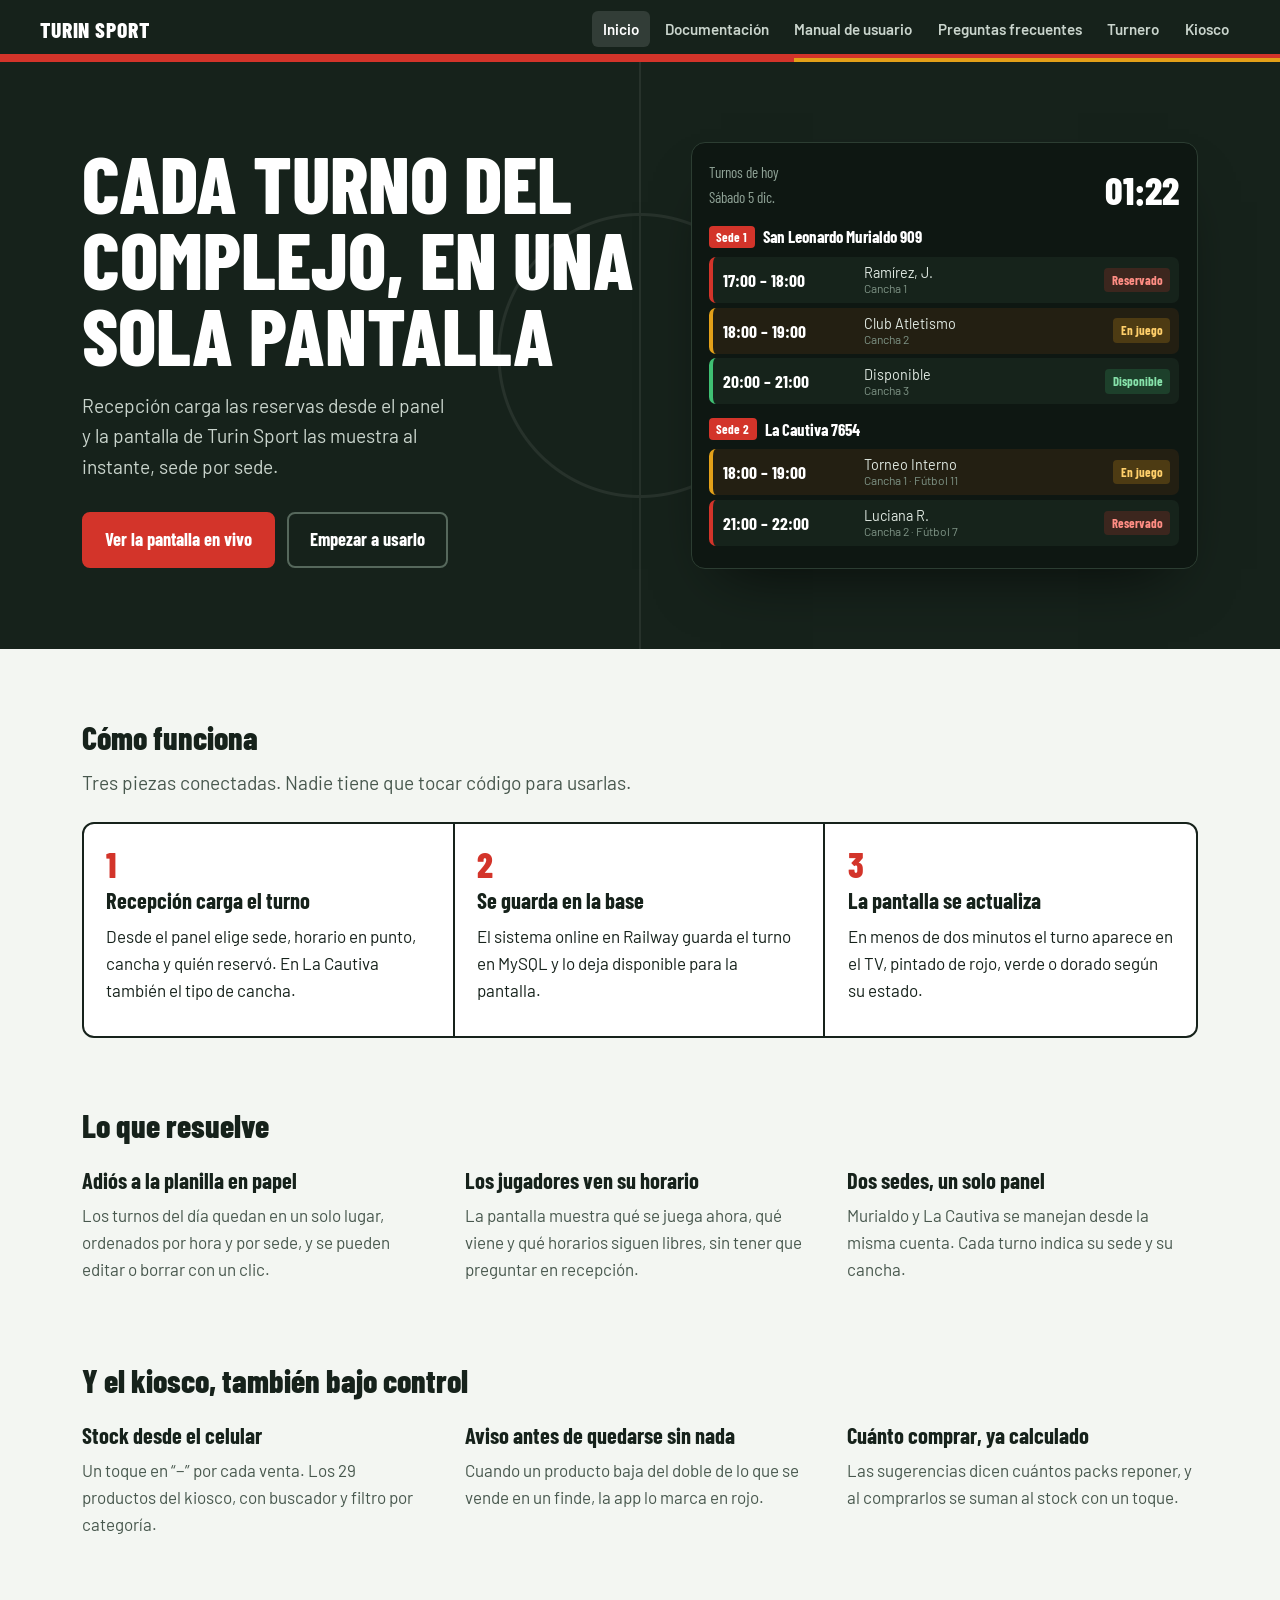
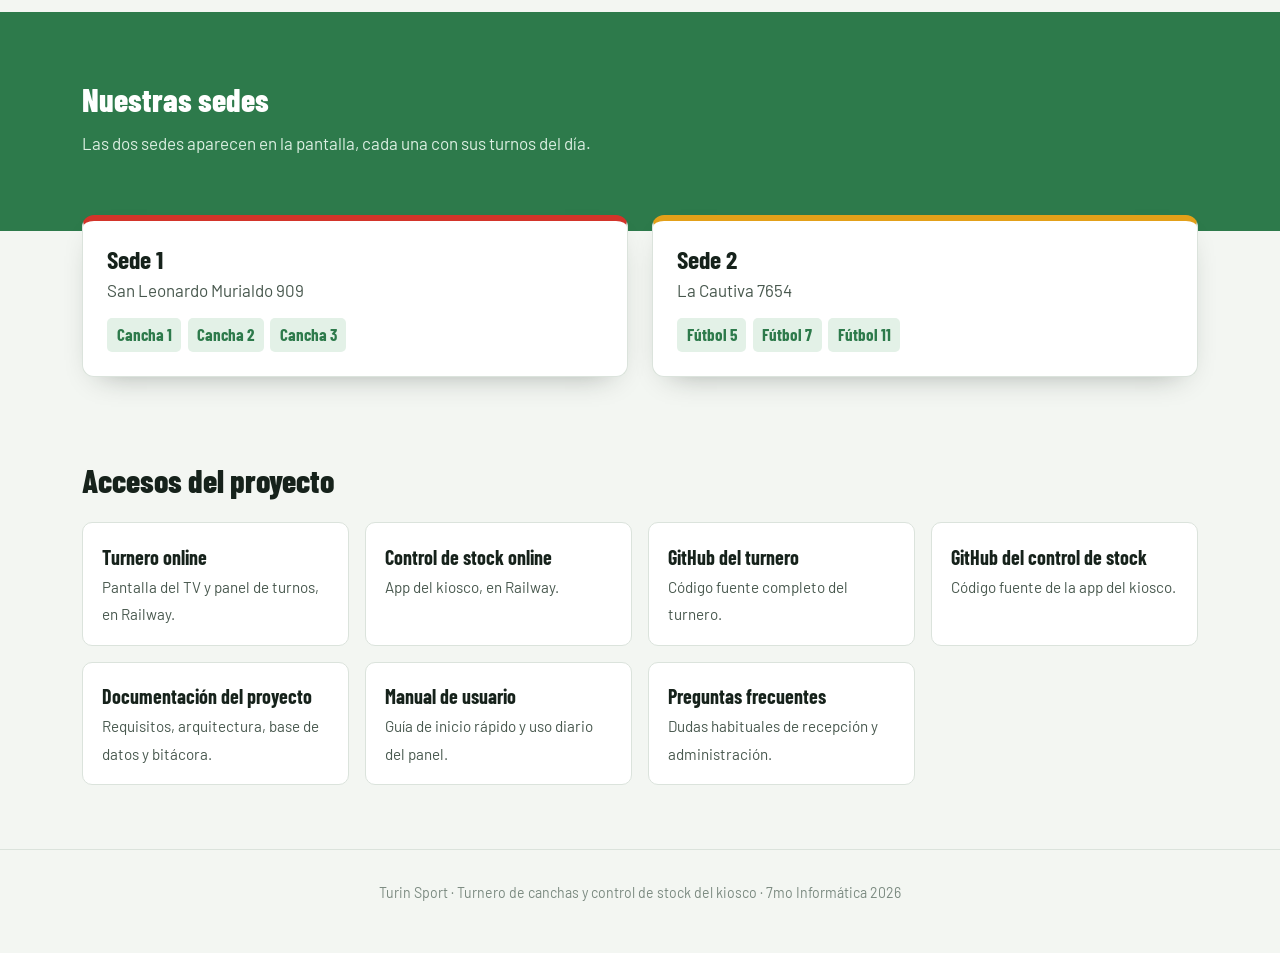
<file: index.html>
<!DOCTYPE html>
<html lang="es">
<head>
<meta charset="UTF-8">
<meta name="viewport" content="width=device-width, initial-scale=1">
<link rel="preconnect" href="https://fonts.googleapis.com">
<link rel="preconnect" href="https://fonts.gstatic.com" crossorigin>
<link href="https://fonts.googleapis.com/css2?family=Barlow+Condensed:wght@600;700;800&family=Barlow:ital,wght@0,400;0,600;0,700;1,400&display=swap" rel="stylesheet">
<link rel="stylesheet" href="estilo.css">
<link rel="icon" href="data:image/svg+xml,<svg xmlns='http://www.w3.org/2000/svg' viewBox='0 0 100 100'><text y='.9em' font-size='90'>⚽</text></svg>">
<title>Turin Sport · Turnero de canchas y control de stock</title>
<meta name="description" content="Turnero digital de Turin Sport: los turnos de las dos sedes se cargan desde un panel y aparecen solos en la pantalla del complejo.">
<style>
.hero{background:var(--ink);color:#fff;position:relative;overflow:hidden}
.hero::before{content:'';position:absolute;inset:0;opacity:.07;
  background:
   linear-gradient(90deg,transparent calc(50% - 1px),#fff calc(50% - 1px),#fff calc(50% + 1px),transparent calc(50% + 1px)),
   radial-gradient(circle at 50% 50%,transparent 139px,#fff 140px,#fff 142px,transparent 143px);}
.hero-in{position:relative;max-width:1180px;margin:0 auto;padding:clamp(2.5rem,7vw,5rem) clamp(1rem,4vw,2rem);
  display:grid;grid-template-columns:1.05fr .95fr;gap:3rem;align-items:center}
.hero h1{color:#fff;font-size:clamp(2.8rem,6.5vw,5rem);line-height:.95;text-transform:uppercase}
.hero p{color:#c9d4cc;font-size:1.2rem;max-width:34ch;margin:1.2rem 0 1.8rem}
.cta{display:flex;gap:.8rem;flex-wrap:wrap}
.btn{display:inline-block;font-family:var(--disp);font-weight:700;font-size:1.15rem;text-decoration:none;
  padding:.7rem 1.3rem;border-radius:8px;background:var(--red);color:#fff;border:2px solid var(--red)}
.btn:hover{background:#b82a21;color:#fff;border-color:#b82a21}
.btn.alt{background:transparent;border-color:#56685c;color:#fff}
.btn.alt:hover{border-color:#fff;color:#fff}

/* El tablero: la pieza que se recuerda */
.board{background:#0e1712;border:1px solid #2c3d32;border-radius:14px;padding:1.1rem;box-shadow:0 30px 60px -30px rgba(0,0,0,.7)}
.b-head{display:flex;justify-content:space-between;align-items:flex-end;margin-bottom:.9rem}
.b-head .d{font-family:var(--disp);font-size:.95rem;color:#8fa296}
.b-head .clk{font-family:var(--disp);font-weight:800;font-size:2.4rem;color:#fff;line-height:1}
.b-sede{font-family:var(--disp);font-weight:700;color:#fff;font-size:1.05rem;margin:.7rem 0 .4rem;display:flex;gap:.5rem;align-items:center}
.b-sede span{background:var(--red);font-size:.8rem;padding:.05rem .45rem;border-radius:4px}
.t{display:grid;grid-template-columns:8.2rem 1fr auto;align-items:center;gap:.6rem;padding:.45rem .6rem;border-radius:7px;
  background:#16231b;margin:.3rem 0;border-left:4px solid var(--red)}
.t b{font-family:var(--disp);font-size:1.1rem;color:#fff;white-space:nowrap}
.t .n{font-size:.9rem;color:#dfe8e1;line-height:1.2}
.t .n small{display:block;color:#7f9486;font-size:.75rem}
.t i{font-style:normal;font-family:var(--disp);font-weight:700;font-size:.8rem;padding:.12rem .45rem;border-radius:4px;background:rgba(211,52,42,.2);color:#ff8d84}
.t.free{border-left-color:#3fbf73}.t.free i{background:rgba(63,191,115,.18);color:#86e2aa}
.t.live{border-left-color:var(--gold);background:#231f12}.t.live i{background:rgba(227,160,25,.22);color:#ffcf6a}

.wrap{max-width:1180px;margin:0 auto;padding:0 clamp(1rem,4vw,2rem)}
.sec{padding:4rem 0}
.sec h2{border:0;margin-top:0}
.two{display:grid;grid-template-columns:repeat(3,1fr);gap:2rem;margin-top:1.5rem}
.two h3{margin-top:0}
.two p{color:var(--ink2)}
.flow{display:grid;grid-template-columns:repeat(3,1fr);gap:0;margin-top:1.5rem;border:2px solid var(--ink);border-radius:12px;overflow:hidden;background:var(--paper)}
.flow>div{padding:1.4rem;border-right:2px solid var(--ink)}
.flow>div:last-child{border-right:0}
.flow .k{font-family:var(--disp);font-weight:800;font-size:2.2rem;color:var(--red);line-height:1}
.flow h3{margin:.4rem 0}
.sedes{display:grid;grid-template-columns:1fr 1fr;gap:1.5rem;margin-top:1.5rem}
.sede{background:var(--paper);border:1px solid var(--line);border-radius:12px;padding:1.5rem;border-top:6px solid var(--red);box-shadow:0 12px 30px -18px rgba(22,34,27,.45)}
.sede h3{margin:0 0 .2rem;font-size:1.6rem}
.sede .dir{color:var(--ink2)}
.chips{display:flex;gap:.4rem;flex-wrap:wrap;margin-top:.9rem}
.chips span{font-family:var(--disp);font-weight:700;background:var(--pitch-l);color:var(--pitch);padding:.2rem .6rem;border-radius:5px}
.links{display:grid;grid-template-columns:repeat(auto-fit,minmax(240px,1fr));gap:1rem;margin-top:1.5rem}
.links a{display:block;background:var(--paper);border:1px solid var(--line);border-radius:10px;padding:1.1rem 1.2rem;text-decoration:none;color:var(--ink)}
.links a:hover{border-color:var(--red)}
.links b{font-family:var(--disp);font-size:1.25rem;display:block}
.links span{color:var(--ink2);font-size:.95rem}
.band{background:var(--pitch);color:#fff}
.band h2,.band p{color:#fff}
.band p{color:#dcefe2;max-width:60ch}
@media(max-width:860px){.hero-in,.two,.flow,.sedes{grid-template-columns:1fr}.flow>div{border-right:0;border-bottom:2px solid var(--ink)}.flow>div:last-child{border-bottom:0}}
</style>
</head>
<body>
<header class="top">
  <a class="brand" href="index.html">TURIN SPORT</a>
  <nav aria-label="Secciones">
    <a href="index.html" data-p="index" aria-current="page">Inicio</a>
    <a href="documentacion.html" data-p="documentacion">Documentación</a>
    <a href="manual.html" data-p="manual">Manual de usuario</a>
    <a href="faq.html" data-p="faq">Preguntas frecuentes</a>
    <a href="https://canchasgod-production-a814.up.railway.app/admin/">Turnero</a>
    <a href="https://control-de-stock-proyecto-production-e8b6.up.railway.app/">Kiosco</a>
  </nav>
</header>

<section class="hero">
  <div class="hero-in">
    <div>
      <h1>Cada turno del complejo, en una sola pantalla</h1>
      <p>Recepción carga las reservas desde el panel y la pantalla de Turin Sport las muestra al instante, sede por sede.</p>
      <div class="cta">
        <a class="btn" href="https://canchasgod-production-a814.up.railway.app/pantalla/">Ver la pantalla en vivo</a>
        <a class="btn alt" href="manual.html#inicio-rapido">Empezar a usarlo</a>
      </div>
    </div>

    <div class="board" aria-label="Ejemplo de la pantalla de turnos">
      <div class="b-head">
        <div><div class="d">Turnos de hoy</div><div class="d" id="bd">Martes 22 sep.</div></div>
        <div class="clk" id="bc">18:05</div>
      </div>
      <div class="b-sede"><span>Sede 1</span> San Leonardo Murialdo 909</div>
      <div class="t"><b>17:00 – 18:00</b><div class="n">Ramírez, J.<small>Cancha 1</small></div><i>Reservado</i></div>
      <div class="t live"><b>18:00 – 19:00</b><div class="n">Club Atletismo<small>Cancha 2</small></div><i>En juego</i></div>
      <div class="t free"><b>20:00 – 21:00</b><div class="n">Disponible<small>Cancha 3</small></div><i>Disponible</i></div>
      <div class="b-sede"><span>Sede 2</span> La Cautiva 7654</div>
      <div class="t live"><b>18:00 – 19:00</b><div class="n">Torneo Interno<small>Cancha 1 · Fútbol 11</small></div><i>En juego</i></div>
      <div class="t"><b>21:00 – 22:00</b><div class="n">Luciana R.<small>Cancha 2 · Fútbol 7</small></div><i>Reservado</i></div>
    </div>
  </div>
</section>

<section class="sec">
  <div class="wrap">
    <h2>Cómo funciona</h2>
    <p class="lead">Tres piezas conectadas. Nadie tiene que tocar código para usarlas.</p>
    <div class="flow">
      <div><div class="k">1</div><h3>Recepción carga el turno</h3><p>Desde el panel elige sede, horario en punto, cancha y quién reservó. En La Cautiva también el tipo de cancha.</p></div>
      <div><div class="k">2</div><h3>Se guarda en la base</h3><p>El sistema online en Railway guarda el turno en MySQL y lo deja disponible para la pantalla.</p></div>
      <div><div class="k">3</div><h3>La pantalla se actualiza</h3><p>En menos de dos minutos el turno aparece en el TV, pintado de rojo, verde o dorado según su estado.</p></div>
    </div>
  </div>
</section>

<section class="sec" style="padding-top:0">
  <div class="wrap">
    <h2>Lo que resuelve</h2>
    <div class="two">
      <div><h3>Adiós a la planilla en papel</h3><p>Los turnos del día quedan en un solo lugar, ordenados por hora y por sede, y se pueden editar o borrar con un clic.</p></div>
      <div><h3>Los jugadores ven su horario</h3><p>La pantalla muestra qué se juega ahora, qué viene y qué horarios siguen libres, sin tener que preguntar en recepción.</p></div>
      <div><h3>Dos sedes, un solo panel</h3><p>Murialdo y La Cautiva se manejan desde la misma cuenta. Cada turno indica su sede y su cancha.</p></div>
    </div>
  </div>
</section>

<section class="sec" style="padding-top:0">
  <div class="wrap">
    <h2>Y el kiosco, también bajo control</h2>
    <div class="two">
      <div><h3>Stock desde el celular</h3><p>Un toque en “−” por cada venta. Los 29 productos del kiosco, con buscador y filtro por categoría.</p></div>
      <div><h3>Aviso antes de quedarse sin nada</h3><p>Cuando un producto baja del doble de lo que se vende en un finde, la app lo marca en rojo.</p></div>
      <div><h3>Cuánto comprar, ya calculado</h3><p>Las sugerencias dicen cuántos packs reponer, y al comprarlos se suman al stock con un toque.</p></div>
    </div>
  </div>
</section>

<section class="sec band">
  <div class="wrap">
    <h2>Nuestras sedes</h2>
    <p>Las dos sedes aparecen en la pantalla, cada una con sus turnos del día.</p>
  </div>
</section>
<section class="sec" style="padding-top:0;margin-top:-2.5rem">
  <div class="wrap">
    <div class="sedes">
      <div class="sede"><h3>Sede 1</h3><div class="dir">San Leonardo Murialdo 909</div>
        <div class="chips"><span>Cancha 1</span><span>Cancha 2</span><span>Cancha 3</span></div></div>
      <div class="sede" style="border-top-color:var(--gold)"><h3>Sede 2</h3><div class="dir">La Cautiva 7654</div>
        <div class="chips"><span>Fútbol 5</span><span>Fútbol 7</span><span>Fútbol 11</span></div></div>
    </div>
  </div>
</section>

<section class="sec" style="padding-top:1rem">
  <div class="wrap">
    <h2>Accesos del proyecto</h2>
    <div class="links">
      <a href="https://canchasgod-production-a814.up.railway.app/admin/"><b>Turnero online</b><span>Pantalla del TV y panel de turnos, en Railway.</span></a>
      <a href="https://control-de-stock-proyecto-production-e8b6.up.railway.app/"><b>Control de stock online</b><span>App del kiosco, en Railway.</span></a>
      <a href="https://github.com/pedrocaseres088-ai/canchasgod"><b>GitHub del turnero</b><span>Código fuente completo del turnero.</span></a>
      <a href="https://github.com/pedrocaseres088-ai/control-de-stock-proyecto"><b>GitHub del control de stock</b><span>Código fuente de la app del kiosco.</span></a>
      <a href="documentacion.html"><b>Documentación del proyecto</b><span>Requisitos, arquitectura, base de datos y bitácora.</span></a>
      <a href="manual.html"><b>Manual de usuario</b><span>Guía de inicio rápido y uso diario del panel.</span></a>
      <a href="faq.html"><b>Preguntas frecuentes</b><span>Dudas habituales de recepción y administración.</span></a>
    </div>
  </div>
</section>

<footer class="foot">Turin Sport · Turnero de canchas y control de stock del kiosco · 7mo Informática 2026</footer>

<script>
/* El tablero de ejemplo muestra la hora y el día reales */
(function(){
  const d=new Date(),dias=['Domingo','Lunes','Martes','Miércoles','Jueves','Viernes','Sábado'],
  m=['ene','feb','mar','abr','may','jun','jul','ago','sep','oct','nov','dic'];
  document.getElementById('bd').textContent=dias[d.getDay()]+' '+d.getDate()+' '+m[d.getMonth()]+'.';
  document.getElementById('bc').textContent=String(d.getHours()).padStart(2,'0')+':'+String(d.getMinutes()).padStart(2,'0');
})();
</script>
</body>
</html>
</file>
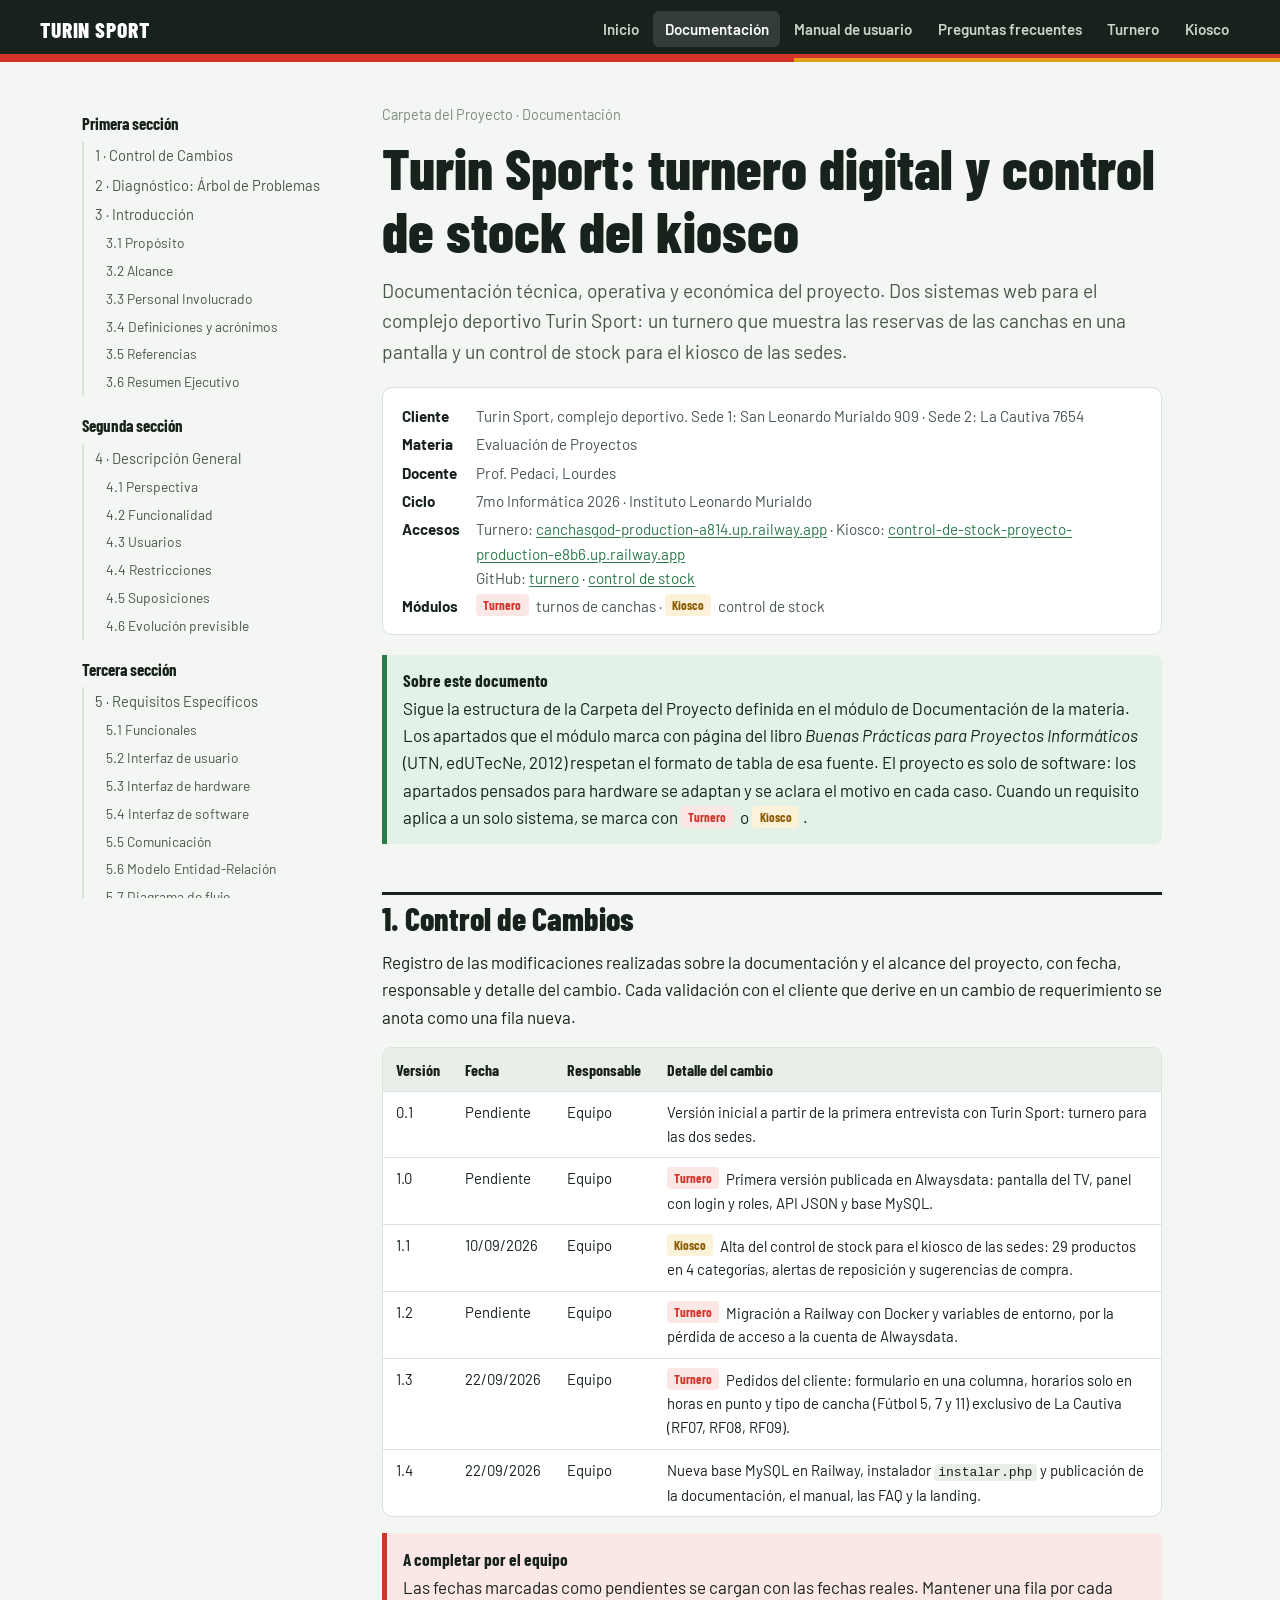
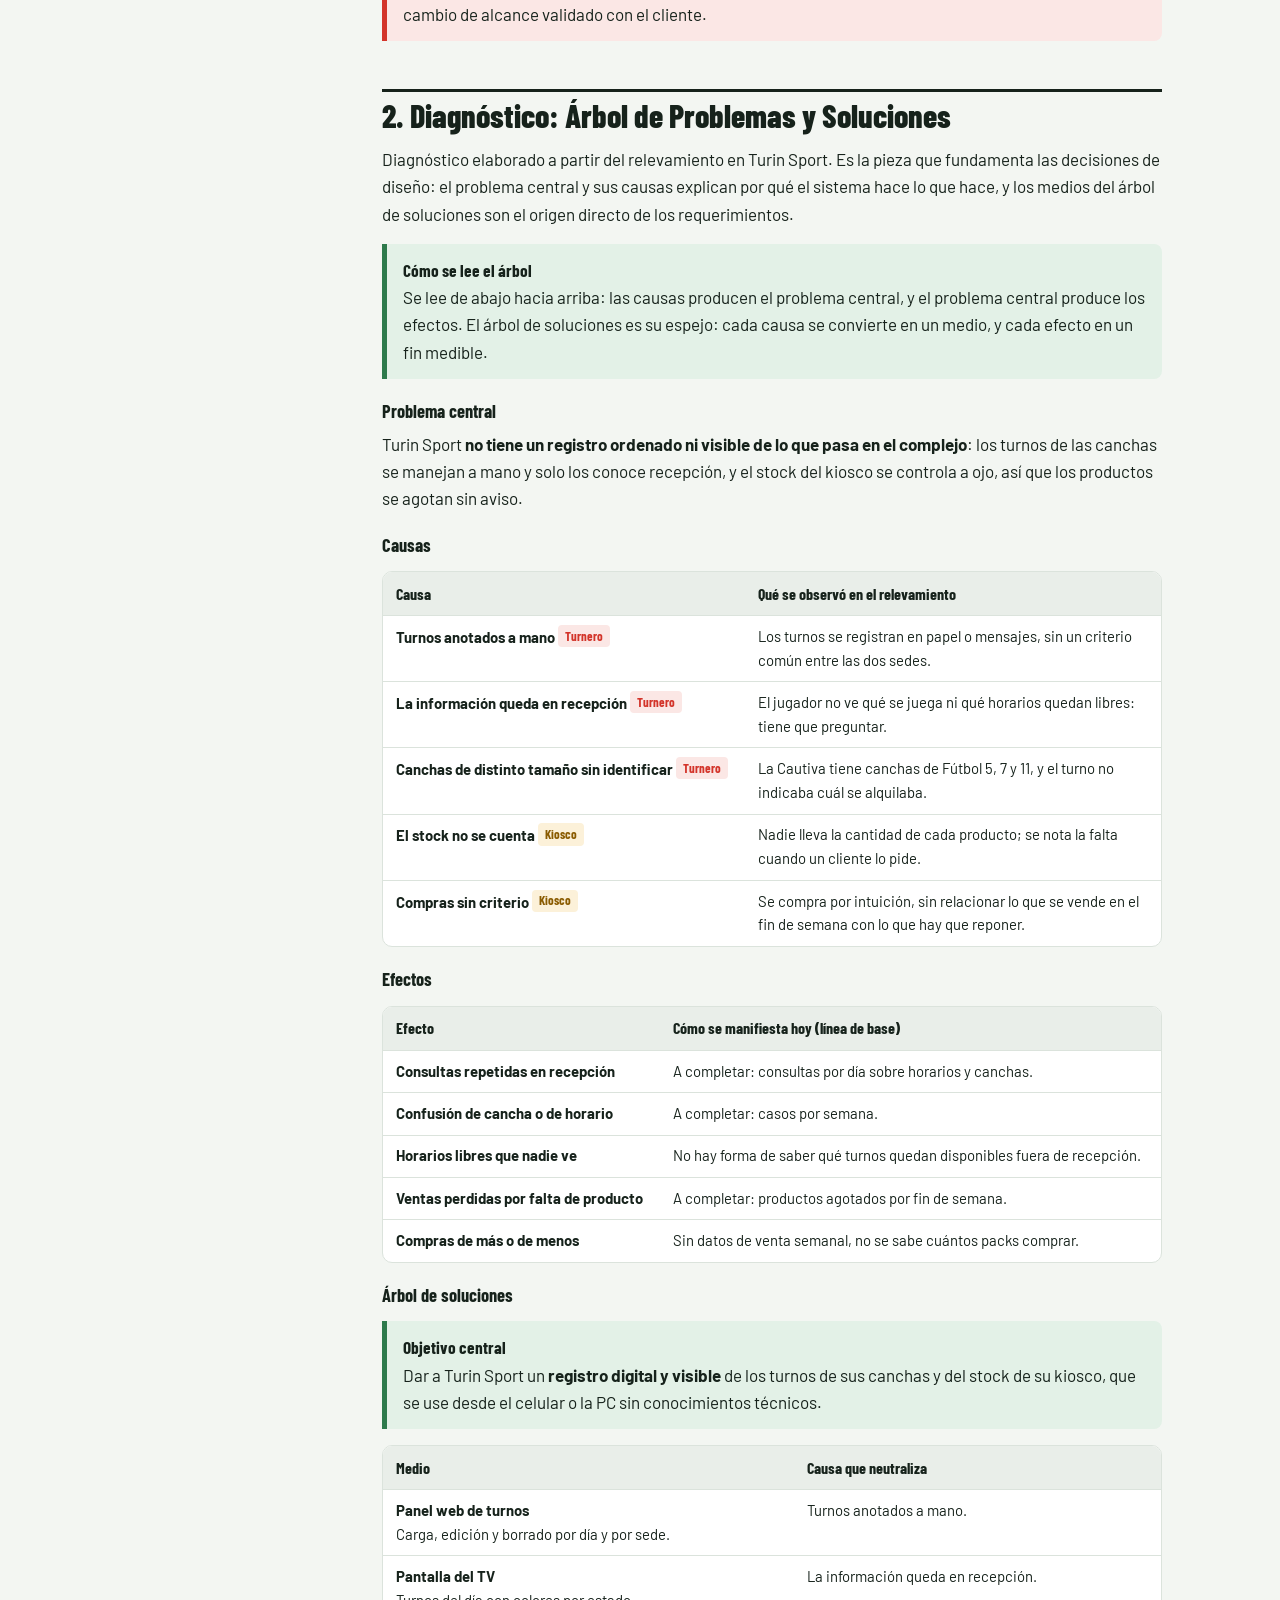
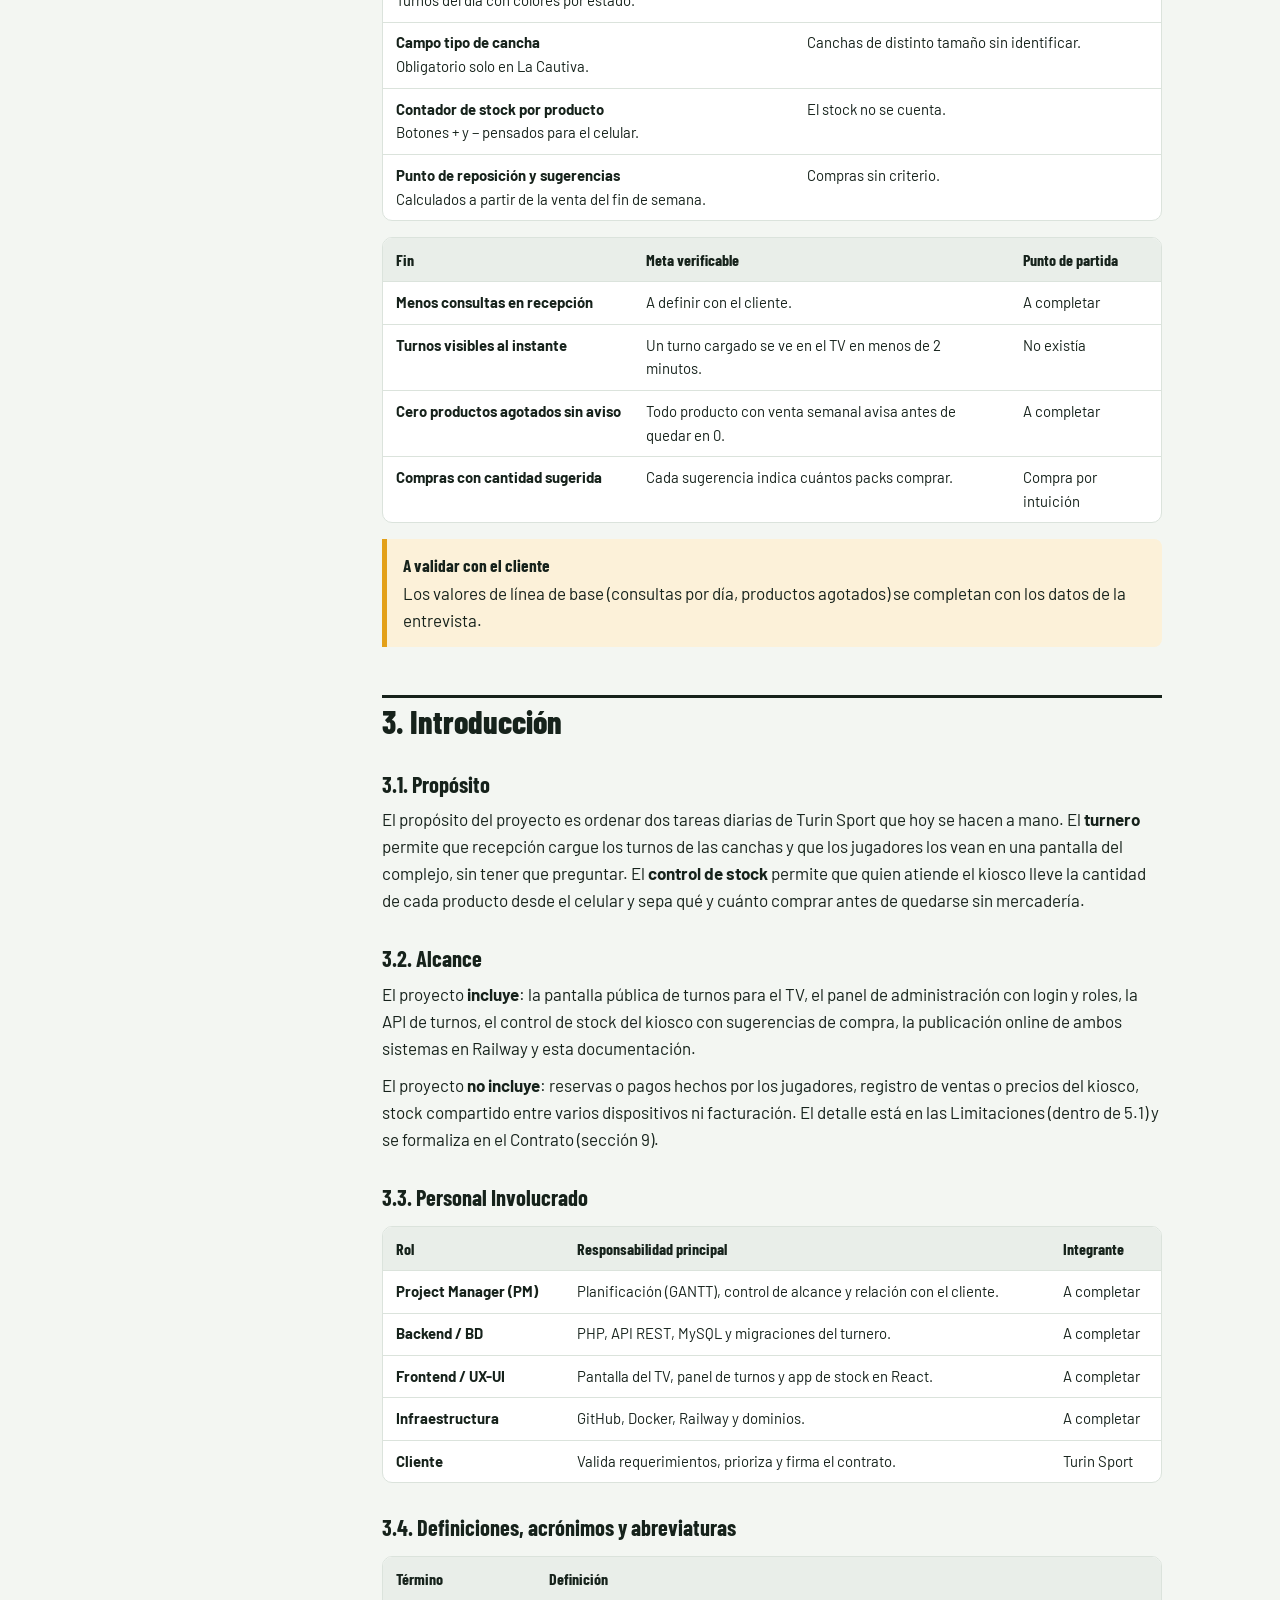
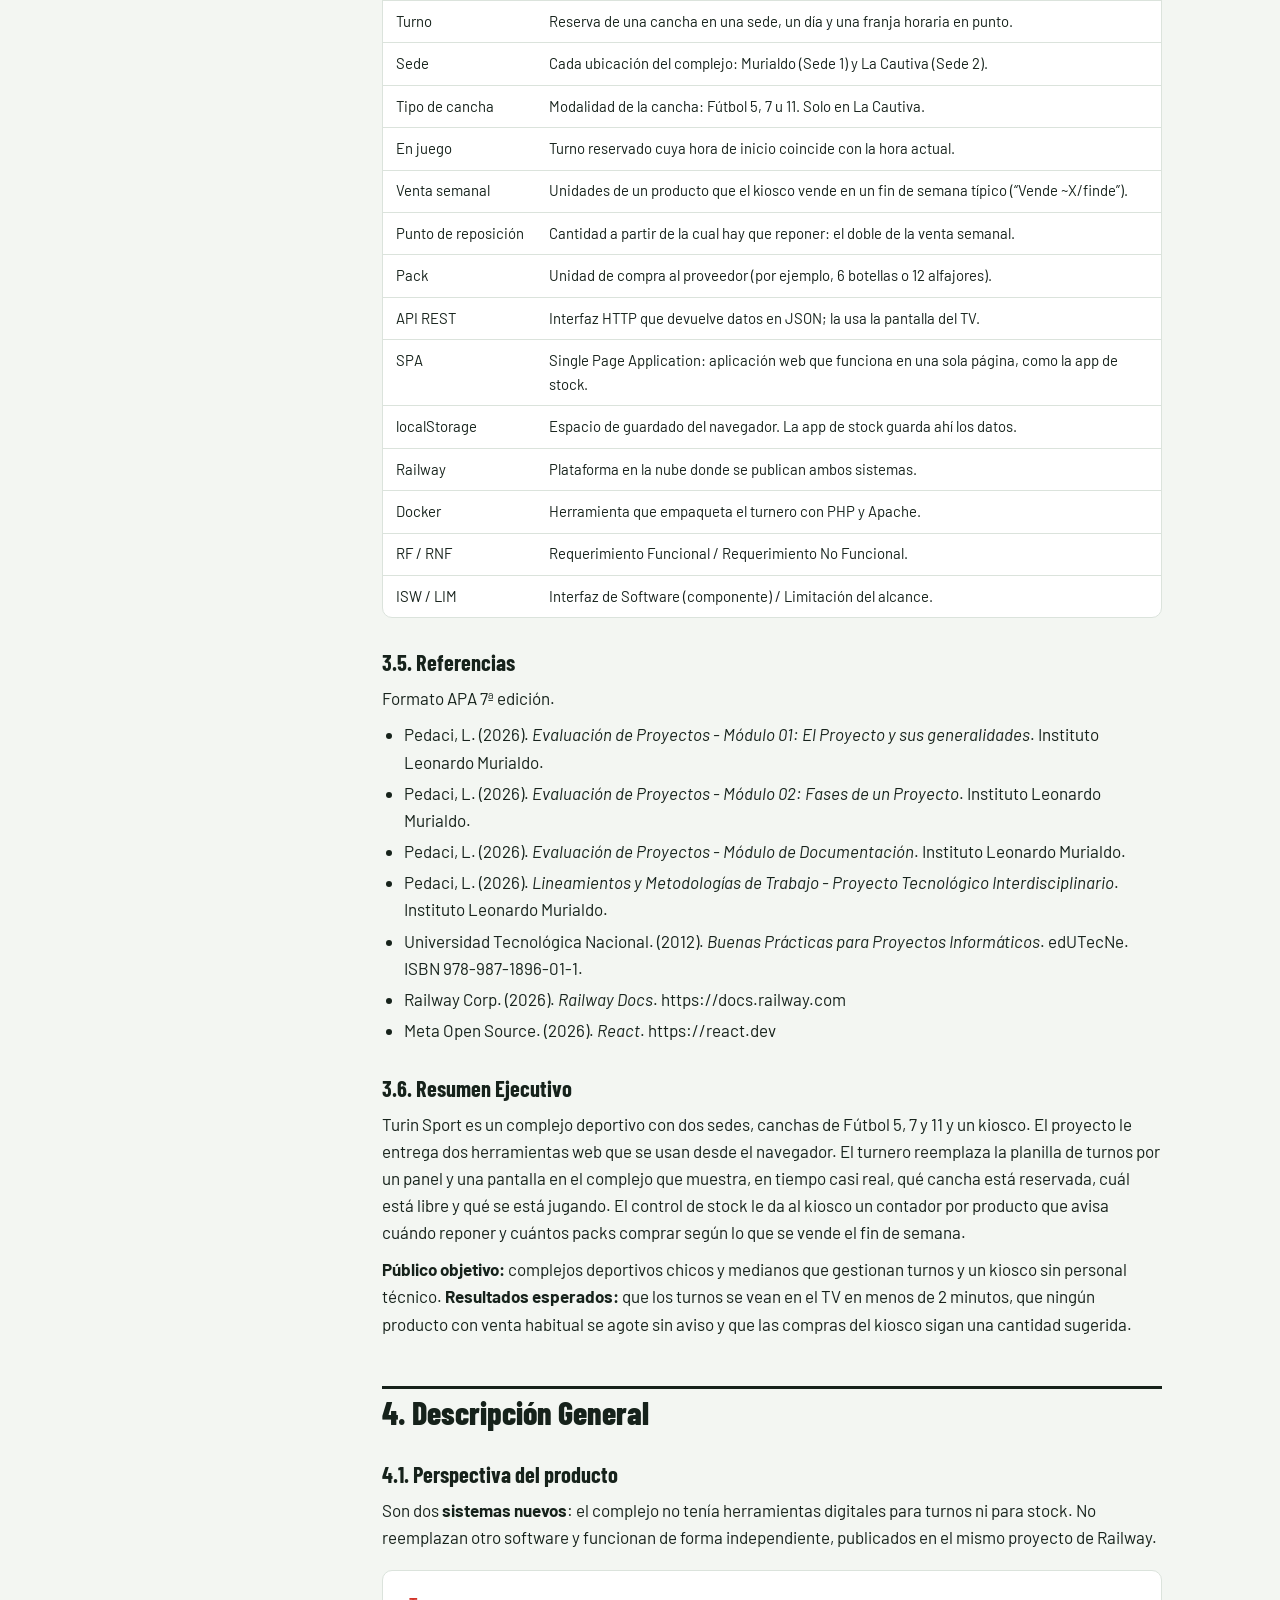
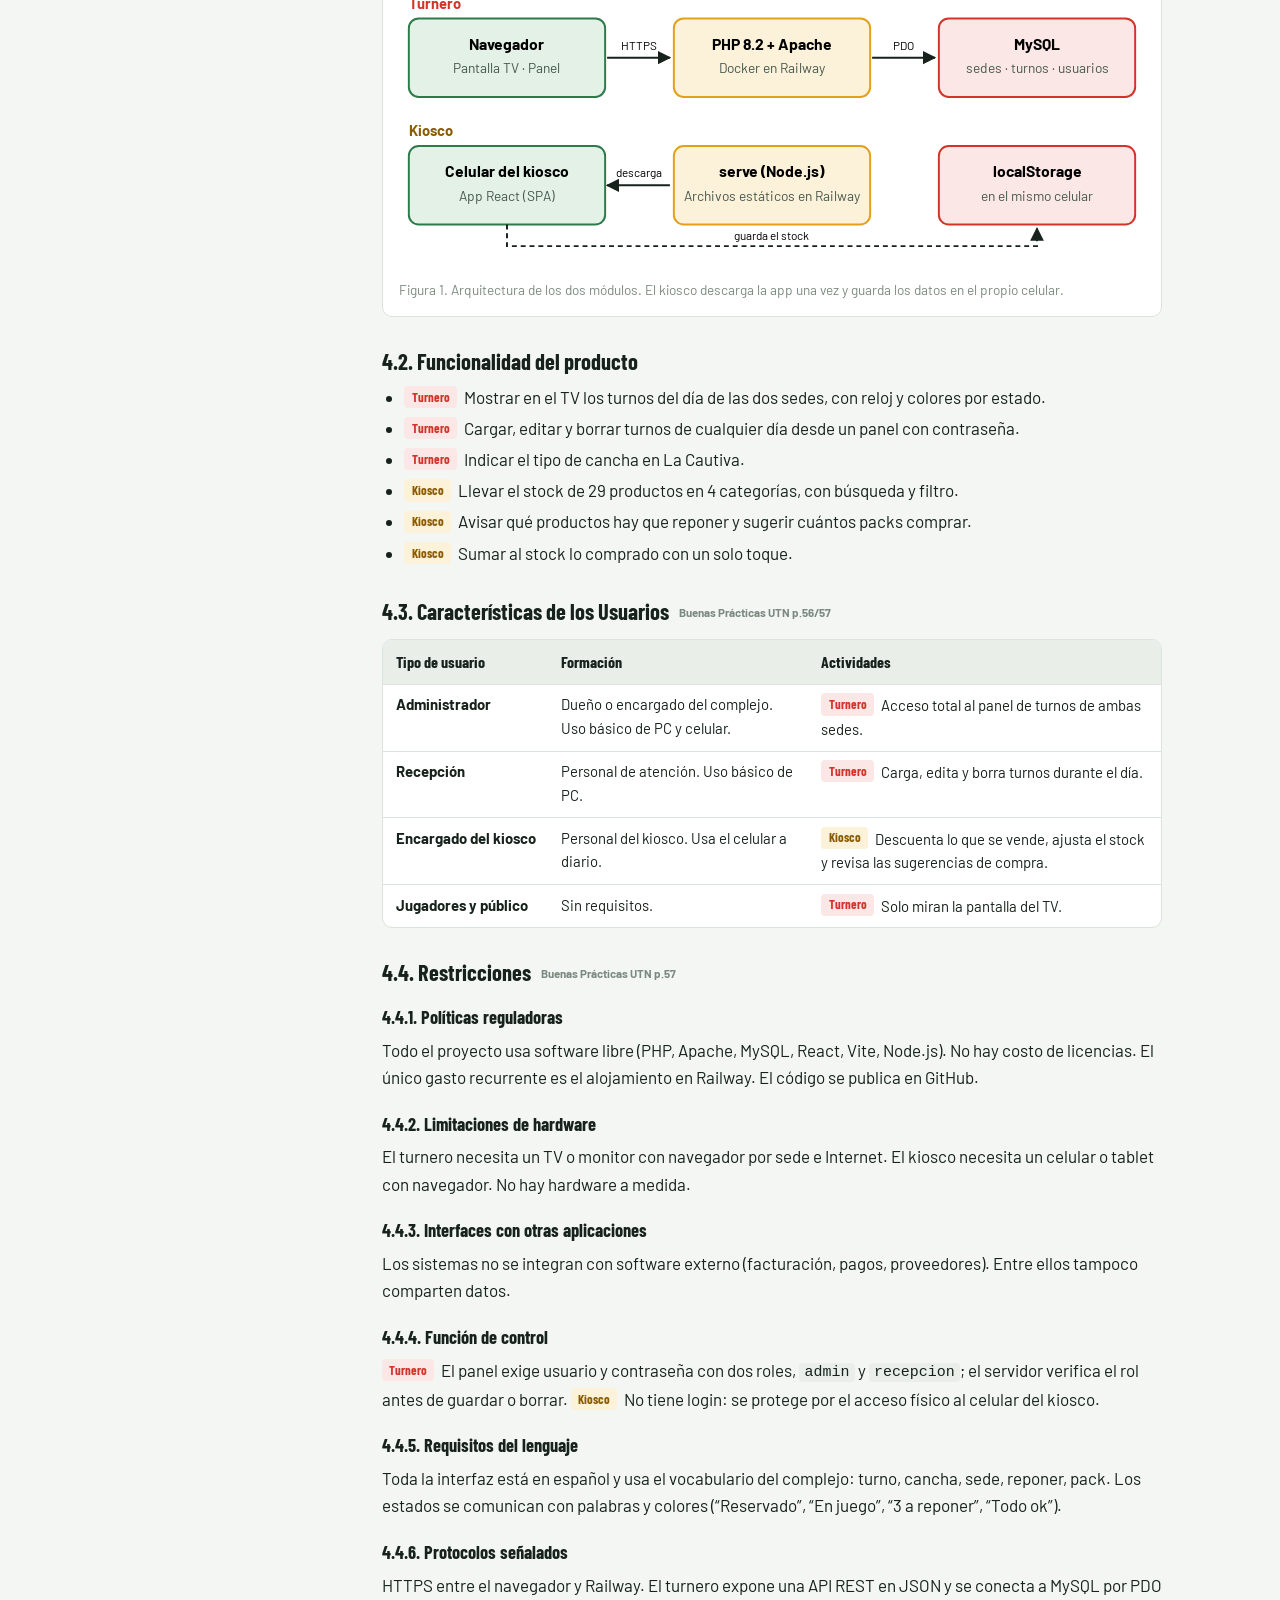
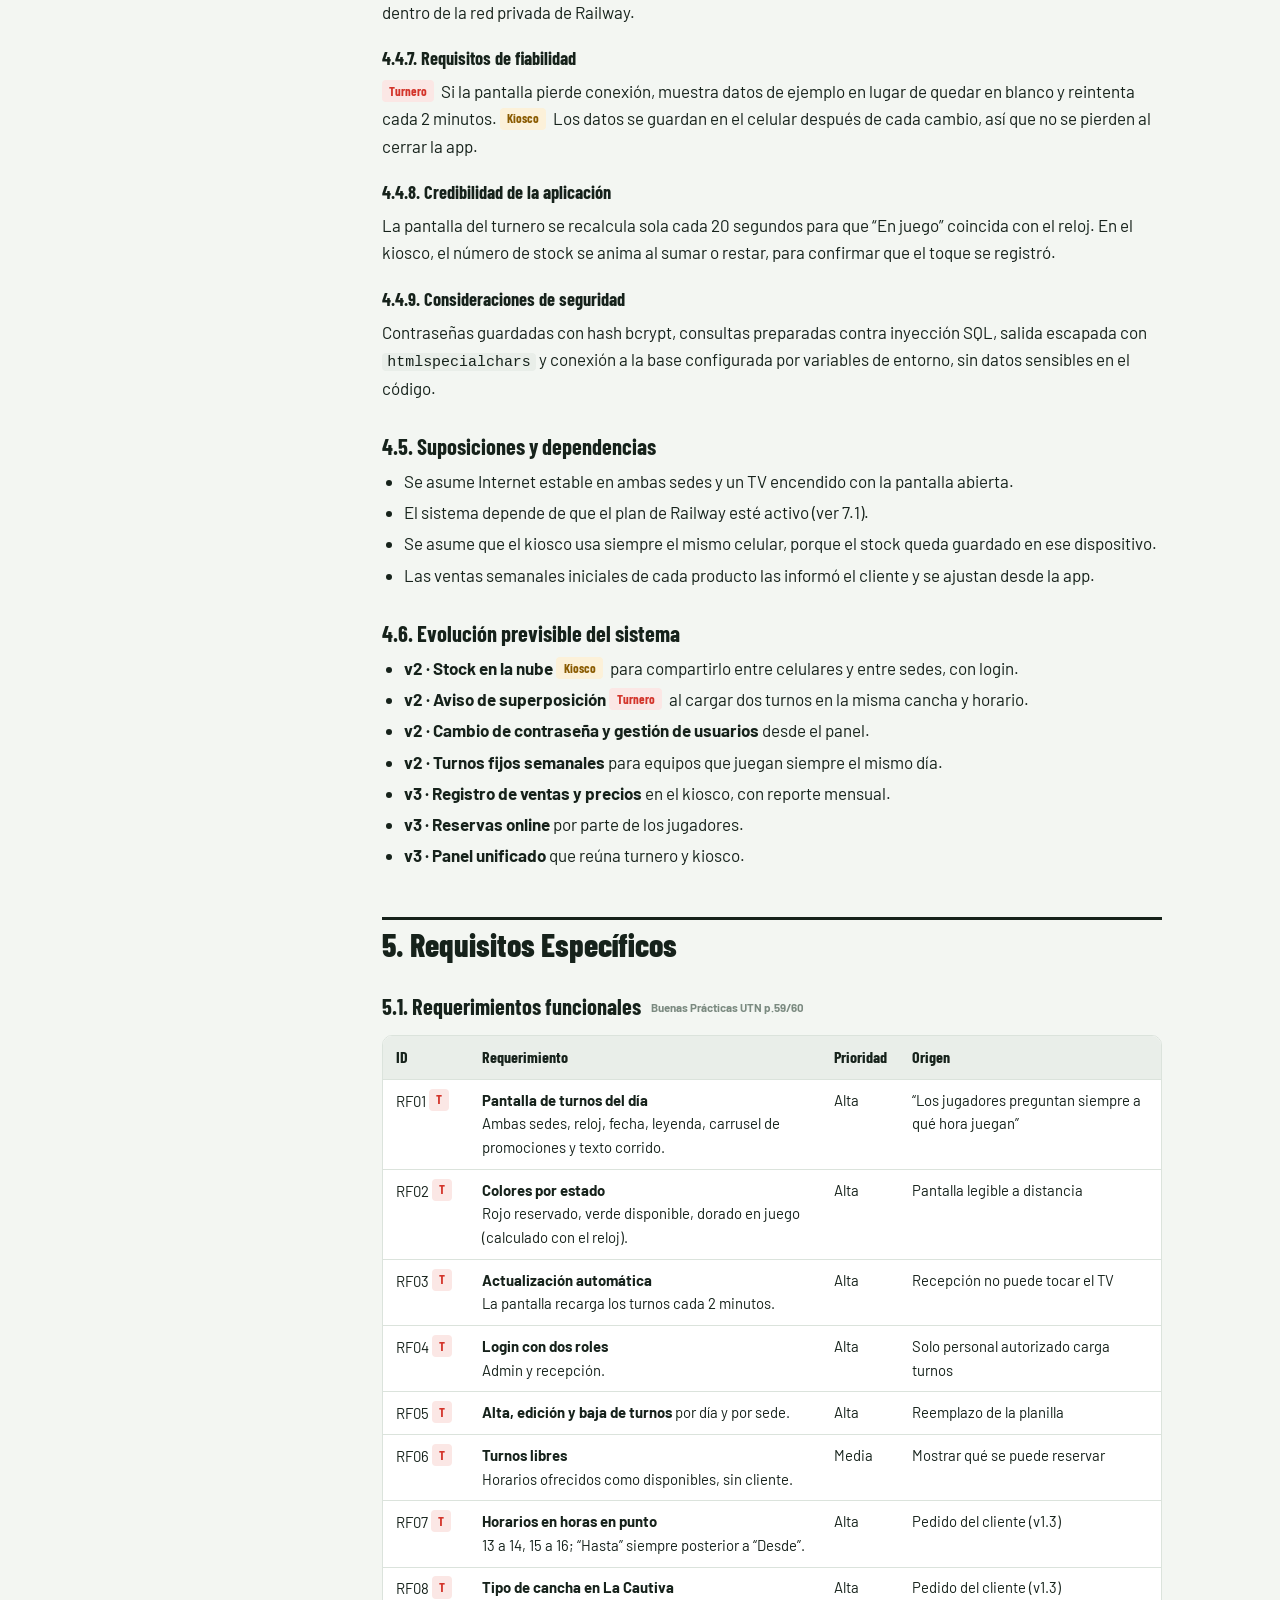
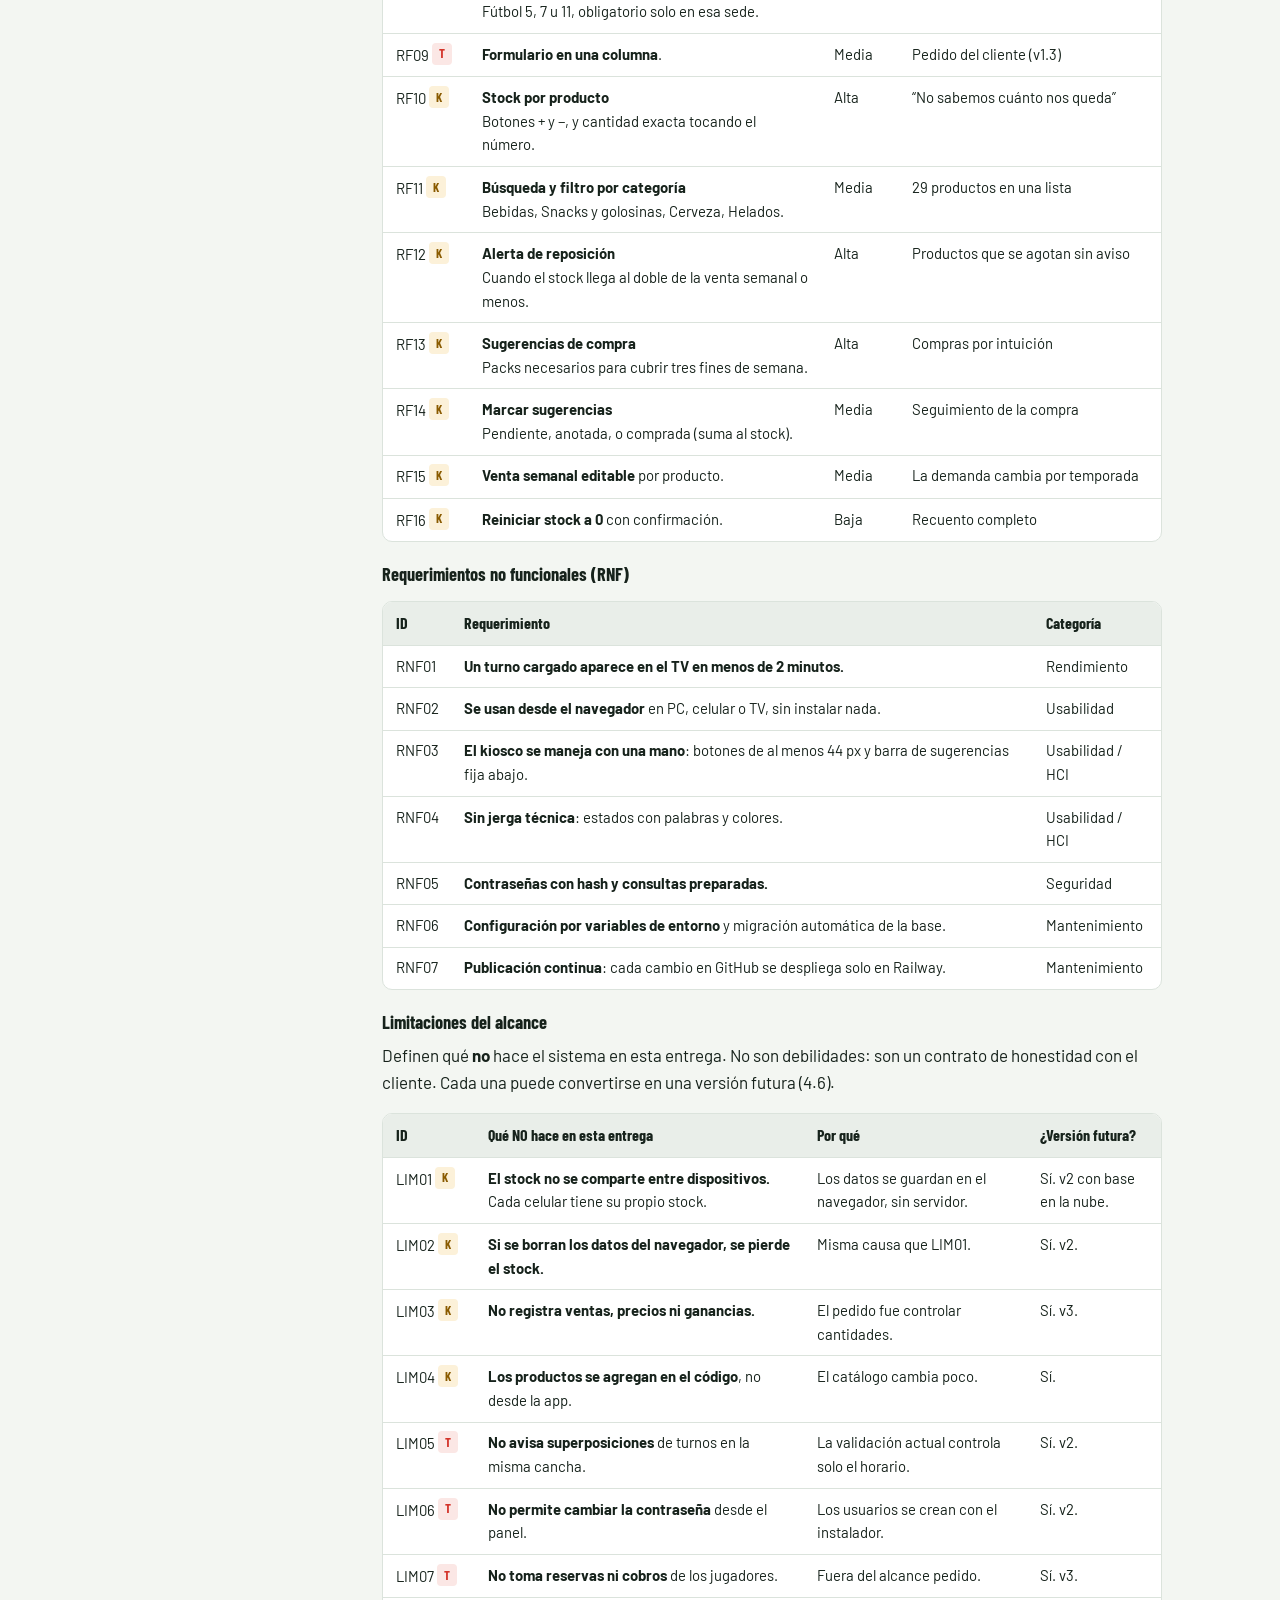
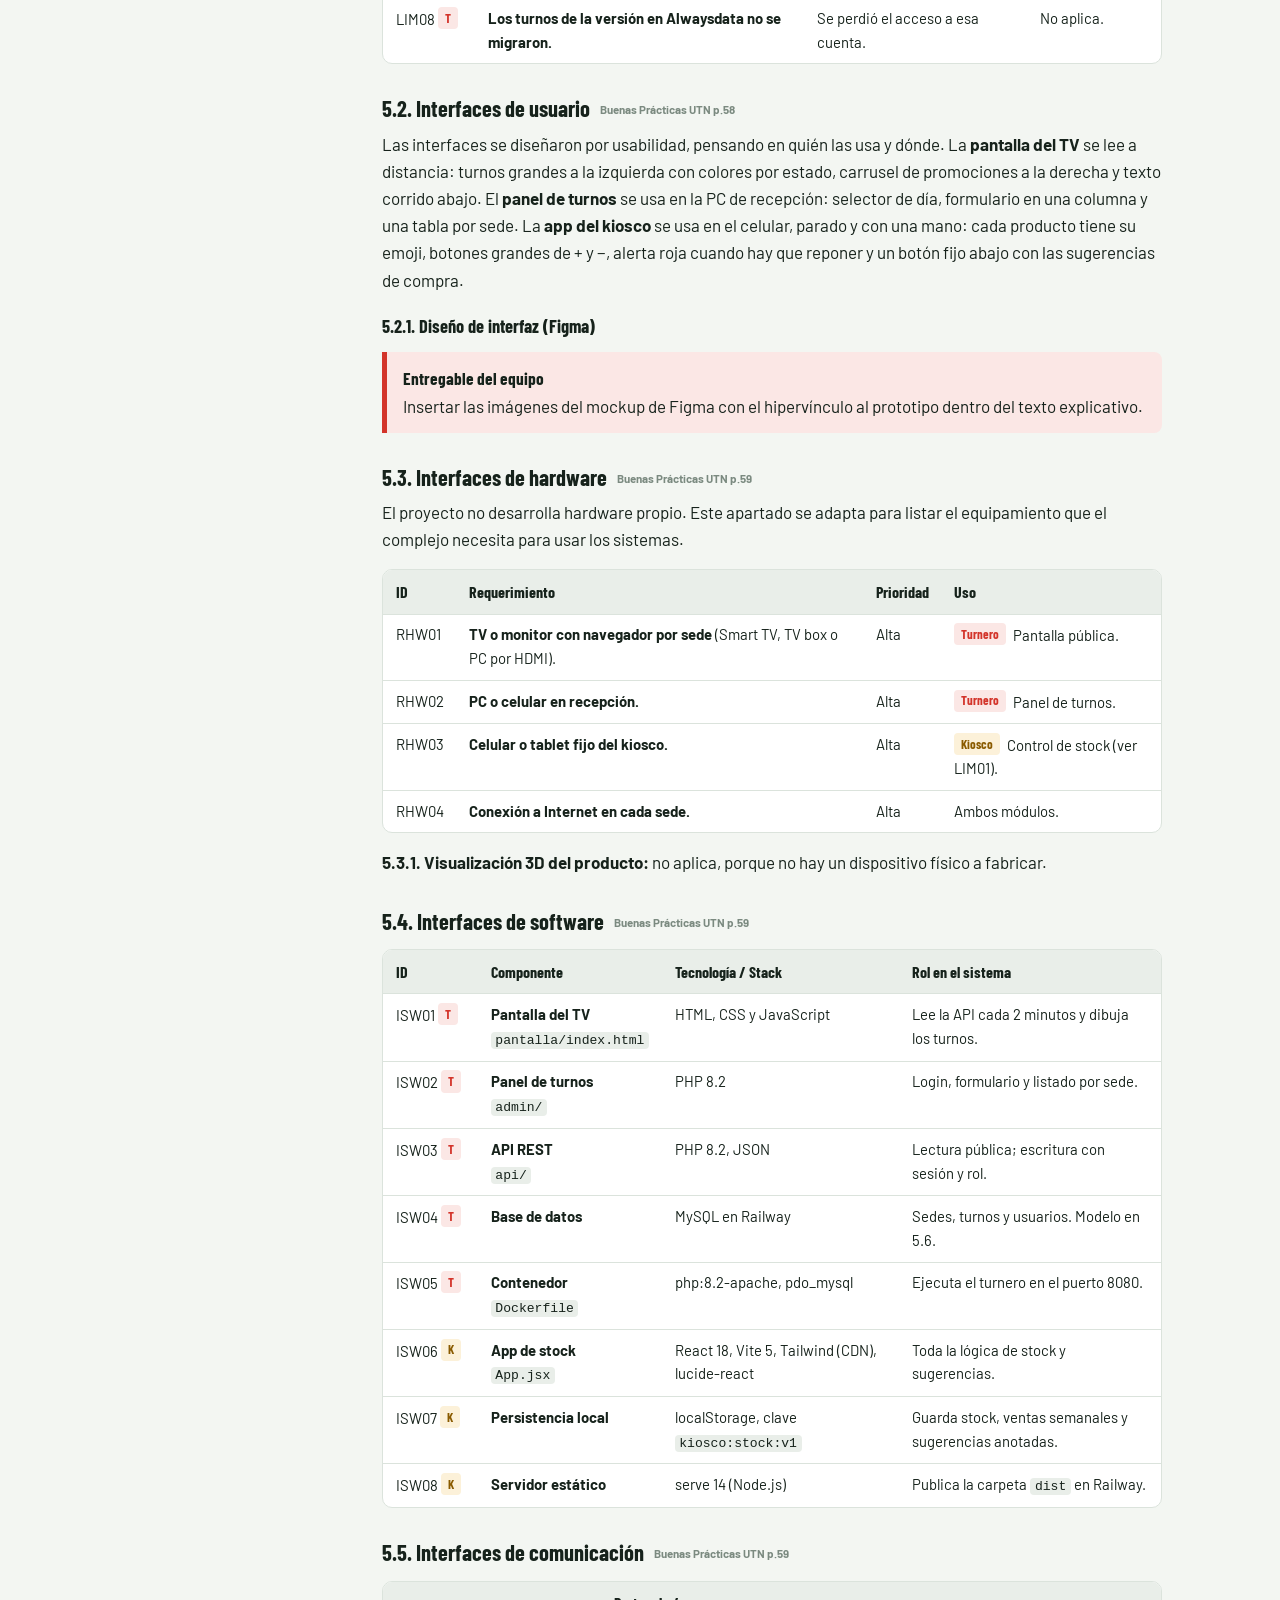
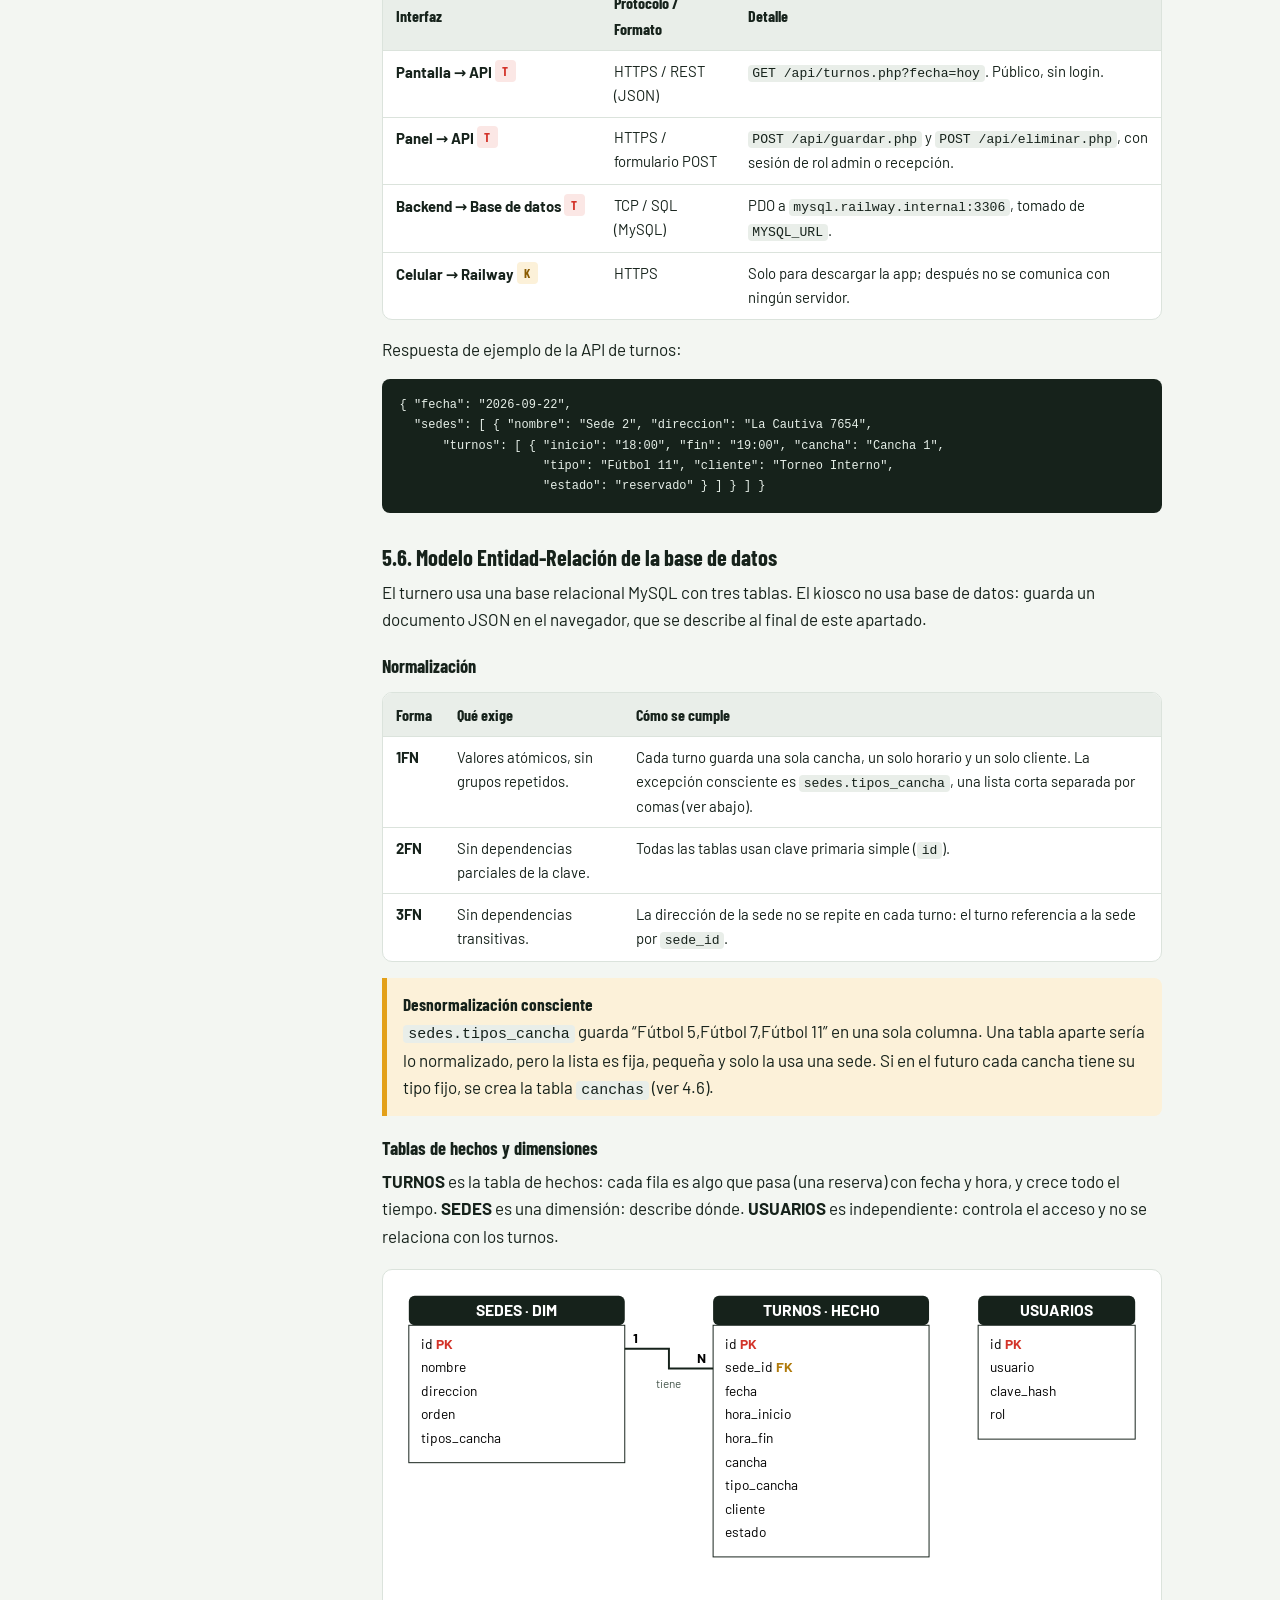
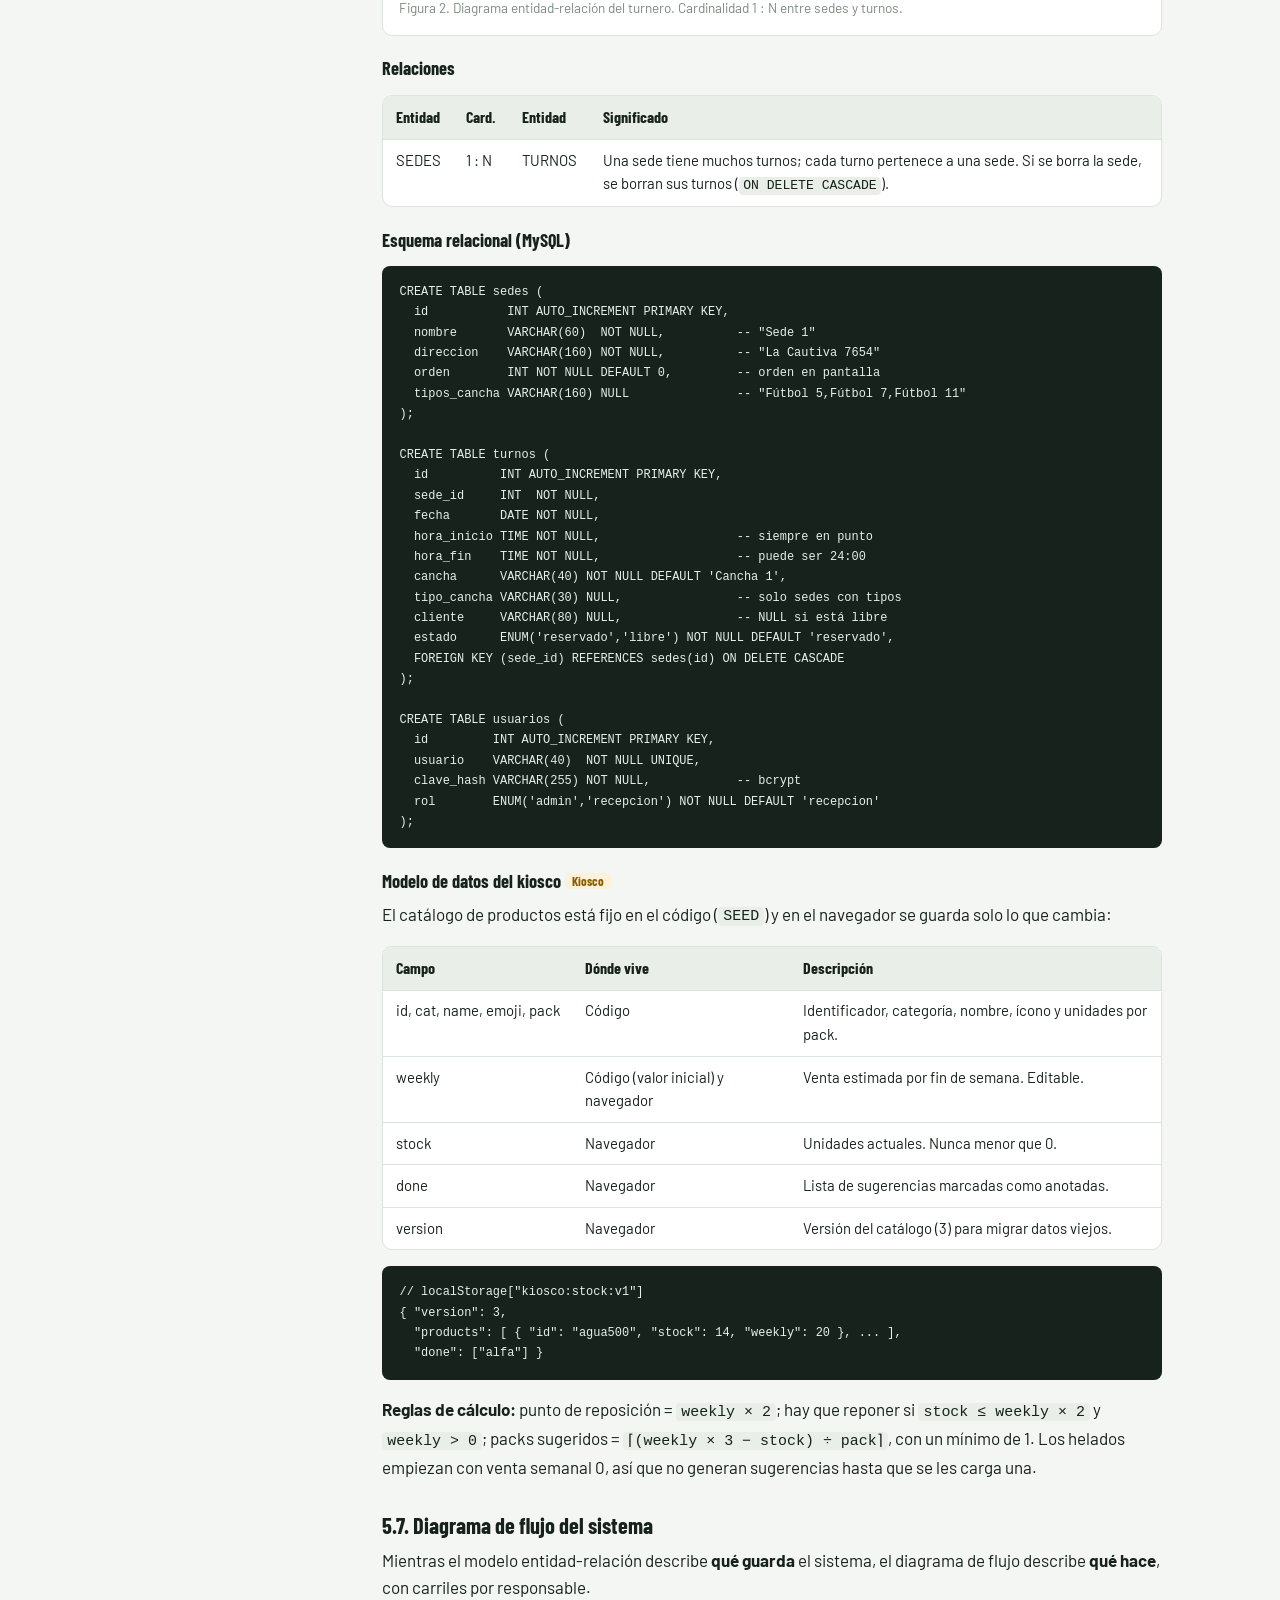
<file: documentacion.html>
<!DOCTYPE html>
<html lang="es">
<head>
<meta charset="UTF-8">
<meta name="viewport" content="width=device-width, initial-scale=1">
<link rel="preconnect" href="https://fonts.googleapis.com">
<link rel="preconnect" href="https://fonts.gstatic.com" crossorigin>
<link href="https://fonts.googleapis.com/css2?family=Barlow+Condensed:wght@600;700;800&family=Barlow:ital,wght@0,400;0,600;0,700;1,400&display=swap" rel="stylesheet">
<link rel="stylesheet" href="estilo.css">
<link rel="icon" href="data:image/svg+xml,<svg xmlns='http://www.w3.org/2000/svg' viewBox='0 0 100 100'><text y='.9em' font-size='90'>⚽</text></svg>">
<title>Documentación del Proyecto: Turin Sport · Turnero y Control de Stock</title>
<meta name="description" content="Carpeta del Proyecto Turin Sport: turnero digital de canchas y control de stock del kiosco. Requisitos, arquitectura, modelo de datos, gestión y oferta económica.">
<style>
.team{display:grid;grid-template-columns:repeat(auto-fit,minmax(140px,1fr));gap:1rem;margin:1rem 0}
.member{background:var(--paper);border:1px solid var(--line);border-radius:10px;padding:1rem;text-align:center}
.m-photo{display:block;width:84px;height:84px;margin:0 auto .6rem;border-radius:50%;background:#e9eee9;border:2px dashed var(--ink3);object-fit:cover}
.member b{display:block;font-family:var(--disp);font-size:1.05rem}
.member span{font-size:.85rem;color:var(--ink2)}
.cards{display:grid;grid-template-columns:repeat(auto-fit,minmax(220px,1fr));gap:.8rem;margin:1rem 0}
.cards>div{background:var(--paper);border:1px solid var(--line);border-radius:10px;padding:.9rem 1rem}
.cards b{display:block;font-family:var(--disp);font-size:1.08rem;margin-bottom:.2rem}
.cards p{margin:0;color:var(--ink2);font-size:.95rem}
.mod{display:inline-block;font-family:var(--disp);font-weight:700;font-size:.8rem;padding:.05rem .45rem;border-radius:4px;vertical-align:2px;margin-right:.25rem}
.mod.t{background:var(--red-l);color:var(--red)}
.mod.k{background:var(--gold-l);color:#8a5b00}
.shot{border:2px dashed var(--ink3);border-radius:10px;padding:1.4rem;text-align:center;color:var(--ink3);background:var(--paper);margin:1rem 0}
.utn{font-size:.72rem;font-weight:700;color:var(--ink3);font-family:var(--body);vertical-align:3px;margin-left:.4rem}
</style>
</head>
<body>
<header class="top">
  <a class="brand" href="index.html">TURIN SPORT</a>
  <nav aria-label="Secciones">
    <a href="index.html" data-p="index">Inicio</a>
    <a href="documentacion.html" data-p="documentacion" aria-current="page">Documentación</a>
    <a href="manual.html" data-p="manual">Manual de usuario</a>
    <a href="faq.html" data-p="faq">Preguntas frecuentes</a>
    <a href="https://canchasgod-production-a814.up.railway.app/admin/">Turnero</a>
    <a href="https://control-de-stock-proyecto-production-e8b6.up.railway.app/">Kiosco</a>
  </nav>
</header>

<div class="doc">
<nav class="toc" aria-label="Contenidos">
  <b>Primera sección</b>
  <a href="#s1">1 · Control de Cambios</a>
  <a href="#s2">2 · Diagnóstico: Árbol de Problemas</a>
  <a href="#s3">3 · Introducción</a>
  <a class="sub" href="#s3-1">3.1 Propósito</a>
  <a class="sub" href="#s3-2">3.2 Alcance</a>
  <a class="sub" href="#s3-3">3.3 Personal Involucrado</a>
  <a class="sub" href="#s3-4">3.4 Definiciones y acrónimos</a>
  <a class="sub" href="#s3-5">3.5 Referencias</a>
  <a class="sub" href="#s3-6">3.6 Resumen Ejecutivo</a>
  <b>Segunda sección</b>
  <a href="#s4">4 · Descripción General</a>
  <a class="sub" href="#s4-1">4.1 Perspectiva</a>
  <a class="sub" href="#s4-2">4.2 Funcionalidad</a>
  <a class="sub" href="#s4-3">4.3 Usuarios</a>
  <a class="sub" href="#s4-4">4.4 Restricciones</a>
  <a class="sub" href="#s4-5">4.5 Suposiciones</a>
  <a class="sub" href="#s4-6">4.6 Evolución previsible</a>
  <b>Tercera sección</b>
  <a href="#s5">5 · Requisitos Específicos</a>
  <a class="sub" href="#s5-1">5.1 Funcionales</a>
  <a class="sub" href="#s5-2">5.2 Interfaz de usuario</a>
  <a class="sub" href="#s5-3">5.3 Interfaz de hardware</a>
  <a class="sub" href="#s5-4">5.4 Interfaz de software</a>
  <a class="sub" href="#s5-5">5.5 Comunicación</a>
  <a class="sub" href="#s5-6">5.6 Modelo Entidad-Relación</a>
  <a class="sub" href="#s5-7">5.7 Diagrama de flujo</a>
  <a href="#s6">6 · Oferta de Gestión</a>
  <a href="#s7">7 · Oferta Económica</a>
  <a href="#s8">8 · Estimación Económica</a>
  <a href="#s9">9 · Contrato</a>
  <b>Seguimiento</b>
  <a href="#s10">10 · Bitácora del Proyecto</a>
  <a class="sub" href="#s10-1">10.1 Registro de Entrevistas</a>
  <a class="sub" href="#s10-2">10.2 Minutas de Reunión</a>
  <a class="sub" href="#s10-3">10.3 Cambios del Mockup</a>
  <a class="sub" href="#s10-4">10.4 Avances Técnicos</a>
  <b>Guía de uso</b>
  <a href="#s11">11 · Guía de Inicio Rápido</a>
  <a href="#s12">12 · Preguntas Frecuentes</a>
</nav>

<main class="content">
<p style="color:var(--ink3);font-size:.9rem">Carpeta del Proyecto · Documentación</p>
<h1>Turin Sport: turnero digital y control de stock del kiosco</h1>
<p class="lead">Documentación técnica, operativa y económica del proyecto. Dos sistemas web para el complejo deportivo Turin Sport: un turnero que muestra las reservas de las canchas en una pantalla y un control de stock para el kiosco de las sedes.</p>

<dl class="meta">
  <dt>Cliente</dt><dd>Turin Sport, complejo deportivo. Sede 1: San Leonardo Murialdo 909 · Sede 2: La Cautiva 7654</dd>
  <dt>Materia</dt><dd>Evaluación de Proyectos</dd>
  <dt>Docente</dt><dd>Prof. Pedaci, Lourdes</dd>
  <dt>Ciclo</dt><dd>7mo Informática 2026 · Instituto Leonardo Murialdo</dd>
  <dt>Accesos</dt><dd>Turnero: <a href="https://canchasgod-production-a814.up.railway.app/admin/">canchasgod-production-a814.up.railway.app</a> · Kiosco: <a href="https://control-de-stock-proyecto-production-e8b6.up.railway.app/">control-de-stock-proyecto-production-e8b6.up.railway.app</a><br>GitHub: <a href="https://github.com/pedrocaseres088-ai/canchasgod">turnero</a> · <a href="https://github.com/pedrocaseres088-ai/control-de-stock-proyecto">control de stock</a></dd>
  <dt>Módulos</dt><dd><span class="mod t">Turnero</span> turnos de canchas · <span class="mod k">Kiosco</span> control de stock</dd>
</dl>

<div class="note"><strong>Sobre este documento</strong>Sigue la estructura de la Carpeta del Proyecto definida en el módulo de Documentación de la materia. Los apartados que el módulo marca con página del libro <em>Buenas Prácticas para Proyectos Informáticos</em> (UTN, edUTecNe, 2012) respetan el formato de tabla de esa fuente. El proyecto es solo de software: los apartados pensados para hardware se adaptan y se aclara el motivo en cada caso. Cuando un requisito aplica a un solo sistema, se marca con <span class="mod t">Turnero</span> o <span class="mod k">Kiosco</span>.</div>

<!-- ================= 1 ================= -->
<h2 id="s1">1. Control de Cambios</h2>
<p>Registro de las modificaciones realizadas sobre la documentación y el alcance del proyecto, con fecha, responsable y detalle del cambio. Cada validación con el cliente que derive en un cambio de requerimiento se anota como una fila nueva.</p>
<div class="tw"><table>
<thead><tr><th>Versión</th><th>Fecha</th><th>Responsable</th><th>Detalle del cambio</th></tr></thead>
<tbody>
<tr><td>0.1</td><td>Pendiente</td><td>Equipo</td><td>Versión inicial a partir de la primera entrevista con Turin Sport: turnero para las dos sedes.</td></tr>
<tr><td>1.0</td><td>Pendiente</td><td>Equipo</td><td><span class="mod t">Turnero</span> Primera versión publicada en Alwaysdata: pantalla del TV, panel con login y roles, API JSON y base MySQL.</td></tr>
<tr><td>1.1</td><td>10/09/2026</td><td>Equipo</td><td><span class="mod k">Kiosco</span> Alta del control de stock para el kiosco de las sedes: 29 productos en 4 categorías, alertas de reposición y sugerencias de compra.</td></tr>
<tr><td>1.2</td><td>Pendiente</td><td>Equipo</td><td><span class="mod t">Turnero</span> Migración a Railway con Docker y variables de entorno, por la pérdida de acceso a la cuenta de Alwaysdata.</td></tr>
<tr><td>1.3</td><td>22/09/2026</td><td>Equipo</td><td><span class="mod t">Turnero</span> Pedidos del cliente: formulario en una columna, horarios solo en horas en punto y tipo de cancha (Fútbol 5, 7 y 11) exclusivo de La Cautiva (RF07, RF08, RF09).</td></tr>
<tr><td>1.4</td><td>22/09/2026</td><td>Equipo</td><td>Nueva base MySQL en Railway, instalador <code>instalar.php</code> y publicación de la documentación, el manual, las FAQ y la landing.</td></tr>
</tbody></table></div>
<div class="note todo"><strong>A completar por el equipo</strong>Las fechas marcadas como pendientes se cargan con las fechas reales. Mantener una fila por cada cambio de alcance validado con el cliente.</div>

<!-- ================= 2 ================= -->
<h2 id="s2">2. Diagnóstico: Árbol de Problemas y Soluciones</h2>
<p>Diagnóstico elaborado a partir del relevamiento en Turin Sport. Es la pieza que fundamenta las decisiones de diseño: el problema central y sus causas explican por qué el sistema hace lo que hace, y los medios del árbol de soluciones son el origen directo de los requerimientos.</p>
<div class="note"><strong>Cómo se lee el árbol</strong>Se lee de abajo hacia arriba: las causas producen el problema central, y el problema central produce los efectos. El árbol de soluciones es su espejo: cada causa se convierte en un medio, y cada efecto en un fin medible.</div>

<h4>Problema central</h4>
<p>Turin Sport <strong>no tiene un registro ordenado ni visible de lo que pasa en el complejo</strong>: los turnos de las canchas se manejan a mano y solo los conoce recepción, y el stock del kiosco se controla a ojo, así que los productos se agotan sin aviso.</p>

<h4>Causas</h4>
<div class="tw"><table>
<thead><tr><th>Causa</th><th>Qué se observó en el relevamiento</th></tr></thead>
<tbody>
<tr><td><strong>Turnos anotados a mano</strong> <span class="mod t">Turnero</span></td><td>Los turnos se registran en papel o mensajes, sin un criterio común entre las dos sedes.</td></tr>
<tr><td><strong>La información queda en recepción</strong> <span class="mod t">Turnero</span></td><td>El jugador no ve qué se juega ni qué horarios quedan libres: tiene que preguntar.</td></tr>
<tr><td><strong>Canchas de distinto tamaño sin identificar</strong> <span class="mod t">Turnero</span></td><td>La Cautiva tiene canchas de Fútbol 5, 7 y 11, y el turno no indicaba cuál se alquilaba.</td></tr>
<tr><td><strong>El stock no se cuenta</strong> <span class="mod k">Kiosco</span></td><td>Nadie lleva la cantidad de cada producto; se nota la falta cuando un cliente lo pide.</td></tr>
<tr><td><strong>Compras sin criterio</strong> <span class="mod k">Kiosco</span></td><td>Se compra por intuición, sin relacionar lo que se vende en el fin de semana con lo que hay que reponer.</td></tr>
</tbody></table></div>

<h4>Efectos</h4>
<div class="tw"><table>
<thead><tr><th>Efecto</th><th>Cómo se manifiesta hoy (línea de base)</th></tr></thead>
<tbody>
<tr><td><strong>Consultas repetidas en recepción</strong></td><td>A completar: consultas por día sobre horarios y canchas.</td></tr>
<tr><td><strong>Confusión de cancha o de horario</strong></td><td>A completar: casos por semana.</td></tr>
<tr><td><strong>Horarios libres que nadie ve</strong></td><td>No hay forma de saber qué turnos quedan disponibles fuera de recepción.</td></tr>
<tr><td><strong>Ventas perdidas por falta de producto</strong></td><td>A completar: productos agotados por fin de semana.</td></tr>
<tr><td><strong>Compras de más o de menos</strong></td><td>Sin datos de venta semanal, no se sabe cuántos packs comprar.</td></tr>
</tbody></table></div>

<h4>Árbol de soluciones</h4>
<div class="note"><strong>Objetivo central</strong>Dar a Turin Sport un <strong>registro digital y visible</strong> de los turnos de sus canchas y del stock de su kiosco, que se use desde el celular o la PC sin conocimientos técnicos.</div>
<div class="tw"><table>
<thead><tr><th>Medio</th><th>Causa que neutraliza</th></tr></thead>
<tbody>
<tr><td><strong>Panel web de turnos</strong><br>Carga, edición y borrado por día y por sede.</td><td>Turnos anotados a mano.</td></tr>
<tr><td><strong>Pantalla del TV</strong><br>Turnos del día con colores por estado.</td><td>La información queda en recepción.</td></tr>
<tr><td><strong>Campo tipo de cancha</strong><br>Obligatorio solo en La Cautiva.</td><td>Canchas de distinto tamaño sin identificar.</td></tr>
<tr><td><strong>Contador de stock por producto</strong><br>Botones + y − pensados para el celular.</td><td>El stock no se cuenta.</td></tr>
<tr><td><strong>Punto de reposición y sugerencias</strong><br>Calculados a partir de la venta del fin de semana.</td><td>Compras sin criterio.</td></tr>
</tbody></table></div>
<div class="tw"><table>
<thead><tr><th>Fin</th><th>Meta verificable</th><th>Punto de partida</th></tr></thead>
<tbody>
<tr><td><strong>Menos consultas en recepción</strong></td><td>A definir con el cliente.</td><td>A completar</td></tr>
<tr><td><strong>Turnos visibles al instante</strong></td><td>Un turno cargado se ve en el TV en menos de 2 minutos.</td><td>No existía</td></tr>
<tr><td><strong>Cero productos agotados sin aviso</strong></td><td>Todo producto con venta semanal avisa antes de quedar en 0.</td><td>A completar</td></tr>
<tr><td><strong>Compras con cantidad sugerida</strong></td><td>Cada sugerencia indica cuántos packs comprar.</td><td>Compra por intuición</td></tr>
</tbody></table></div>
<div class="note warn"><strong>A validar con el cliente</strong>Los valores de línea de base (consultas por día, productos agotados) se completan con los datos de la entrevista.</div>

<!-- ================= 3 ================= -->
<h2 id="s3">3. Introducción</h2>
<h3 id="s3-1">3.1. Propósito</h3>
<p>El propósito del proyecto es ordenar dos tareas diarias de Turin Sport que hoy se hacen a mano. El <strong>turnero</strong> permite que recepción cargue los turnos de las canchas y que los jugadores los vean en una pantalla del complejo, sin tener que preguntar. El <strong>control de stock</strong> permite que quien atiende el kiosco lleve la cantidad de cada producto desde el celular y sepa qué y cuánto comprar antes de quedarse sin mercadería.</p>

<h3 id="s3-2">3.2. Alcance</h3>
<p>El proyecto <strong>incluye</strong>: la pantalla pública de turnos para el TV, el panel de administración con login y roles, la API de turnos, el control de stock del kiosco con sugerencias de compra, la publicación online de ambos sistemas en Railway y esta documentación.</p>
<p>El proyecto <strong>no incluye</strong>: reservas o pagos hechos por los jugadores, registro de ventas o precios del kiosco, stock compartido entre varios dispositivos ni facturación. El detalle está en las Limitaciones (dentro de 5.1) y se formaliza en el Contrato (sección 9).</p>

<h3 id="s3-3">3.3. Personal Involucrado</h3>
<div class="tw"><table>
<thead><tr><th>Rol</th><th>Responsabilidad principal</th><th>Integrante</th></tr></thead>
<tbody>
<tr><td><strong>Project Manager (PM)</strong></td><td>Planificación (GANTT), control de alcance y relación con el cliente.</td><td>A completar</td></tr>
<tr><td><strong>Backend / BD</strong></td><td>PHP, API REST, MySQL y migraciones del turnero.</td><td>A completar</td></tr>
<tr><td><strong>Frontend / UX-UI</strong></td><td>Pantalla del TV, panel de turnos y app de stock en React.</td><td>A completar</td></tr>
<tr><td><strong>Infraestructura</strong></td><td>GitHub, Docker, Railway y dominios.</td><td>A completar</td></tr>
<tr><td><strong>Cliente</strong></td><td>Valida requerimientos, prioriza y firma el contrato.</td><td>Turin Sport</td></tr>
</tbody></table></div>

<h3 id="s3-4">3.4. Definiciones, acrónimos y abreviaturas</h3>
<div class="tw"><table>
<thead><tr><th>Término</th><th>Definición</th></tr></thead>
<tbody>
<tr><td>Turno</td><td>Reserva de una cancha en una sede, un día y una franja horaria en punto.</td></tr>
<tr><td>Sede</td><td>Cada ubicación del complejo: Murialdo (Sede 1) y La Cautiva (Sede 2).</td></tr>
<tr><td>Tipo de cancha</td><td>Modalidad de la cancha: Fútbol 5, 7 u 11. Solo en La Cautiva.</td></tr>
<tr><td>En juego</td><td>Turno reservado cuya hora de inicio coincide con la hora actual.</td></tr>
<tr><td>Venta semanal</td><td>Unidades de un producto que el kiosco vende en un fin de semana típico (“Vende ~X/finde”).</td></tr>
<tr><td>Punto de reposición</td><td>Cantidad a partir de la cual hay que reponer: el doble de la venta semanal.</td></tr>
<tr><td>Pack</td><td>Unidad de compra al proveedor (por ejemplo, 6 botellas o 12 alfajores).</td></tr>
<tr><td>API REST</td><td>Interfaz HTTP que devuelve datos en JSON; la usa la pantalla del TV.</td></tr>
<tr><td>SPA</td><td>Single Page Application: aplicación web que funciona en una sola página, como la app de stock.</td></tr>
<tr><td>localStorage</td><td>Espacio de guardado del navegador. La app de stock guarda ahí los datos.</td></tr>
<tr><td>Railway</td><td>Plataforma en la nube donde se publican ambos sistemas.</td></tr>
<tr><td>Docker</td><td>Herramienta que empaqueta el turnero con PHP y Apache.</td></tr>
<tr><td>RF / RNF</td><td>Requerimiento Funcional / Requerimiento No Funcional.</td></tr>
<tr><td>ISW / LIM</td><td>Interfaz de Software (componente) / Limitación del alcance.</td></tr>
</tbody></table></div>

<h3 id="s3-5">3.5. Referencias</h3>
<p>Formato APA 7ª edición.</p>
<ul>
<li>Pedaci, L. (2026). <em>Evaluación de Proyectos - Módulo 01: El Proyecto y sus generalidades</em>. Instituto Leonardo Murialdo.</li>
<li>Pedaci, L. (2026). <em>Evaluación de Proyectos - Módulo 02: Fases de un Proyecto</em>. Instituto Leonardo Murialdo.</li>
<li>Pedaci, L. (2026). <em>Evaluación de Proyectos - Módulo de Documentación</em>. Instituto Leonardo Murialdo.</li>
<li>Pedaci, L. (2026). <em>Lineamientos y Metodologías de Trabajo - Proyecto Tecnológico Interdisciplinario</em>. Instituto Leonardo Murialdo.</li>
<li>Universidad Tecnológica Nacional. (2012). <em>Buenas Prácticas para Proyectos Informáticos</em>. edUTecNe. ISBN 978-987-1896-01-1.</li>
<li>Railway Corp. (2026). <em>Railway Docs</em>. https://docs.railway.com</li>
<li>Meta Open Source. (2026). <em>React</em>. https://react.dev</li>
</ul>

<h3 id="s3-6">3.6. Resumen Ejecutivo</h3>
<p>Turin Sport es un complejo deportivo con dos sedes, canchas de Fútbol 5, 7 y 11 y un kiosco. El proyecto le entrega dos herramientas web que se usan desde el navegador. El turnero reemplaza la planilla de turnos por un panel y una pantalla en el complejo que muestra, en tiempo casi real, qué cancha está reservada, cuál está libre y qué se está jugando. El control de stock le da al kiosco un contador por producto que avisa cuándo reponer y cuántos packs comprar según lo que se vende el fin de semana.</p>
<p><strong>Público objetivo:</strong> complejos deportivos chicos y medianos que gestionan turnos y un kiosco sin personal técnico. <strong>Resultados esperados:</strong> que los turnos se vean en el TV en menos de 2 minutos, que ningún producto con venta habitual se agote sin aviso y que las compras del kiosco sigan una cantidad sugerida.</p>

<!-- ================= 4 ================= -->
<h2 id="s4">4. Descripción General</h2>
<h3 id="s4-1">4.1. Perspectiva del producto</h3>
<p>Son dos <strong>sistemas nuevos</strong>: el complejo no tenía herramientas digitales para turnos ni para stock. No reemplazan otro software y funcionan de forma independiente, publicados en el mismo proyecto de Railway.</p>
<figure>
<svg viewBox="0 0 760 280" role="img" aria-label="Arquitectura de los dos módulos" font-family="Barlow, sans-serif" font-size="14">
  <defs><marker id="a" viewBox="0 0 10 10" refX="9" refY="5" markerWidth="7" markerHeight="7" orient="auto"><path d="M0 0L10 5L0 10z" fill="#16221b"/></marker></defs>
  <text x="10" y="22" font-weight="700" fill="#d3342a" font-size="15">Turnero</text>
  <rect x="10" y="32" width="200" height="80" rx="10" fill="#e3f1e7" stroke="#2d7a4b" stroke-width="2"/>
  <text x="110" y="64" text-anchor="middle" font-weight="700" font-size="16">Navegador</text>
  <text x="110" y="88" text-anchor="middle" fill="#48584e">Pantalla TV · Panel</text>
  <rect x="280" y="32" width="200" height="80" rx="10" fill="#fcf1d9" stroke="#e3a019" stroke-width="2"/>
  <text x="380" y="64" text-anchor="middle" font-weight="700" font-size="16">PHP 8.2 + Apache</text>
  <text x="380" y="88" text-anchor="middle" fill="#48584e">Docker en Railway</text>
  <rect x="550" y="32" width="200" height="80" rx="10" fill="#fbe7e5" stroke="#d3342a" stroke-width="2"/>
  <text x="650" y="64" text-anchor="middle" font-weight="700" font-size="16">MySQL</text>
  <text x="650" y="88" text-anchor="middle" fill="#48584e">sedes · turnos · usuarios</text>
  <path d="M212 72 H276" stroke="#16221b" stroke-width="2" marker-end="url(#a)"/><text x="244" y="64" text-anchor="middle" font-size="12">HTTPS</text>
  <path d="M482 72 H546" stroke="#16221b" stroke-width="2" marker-end="url(#a)"/><text x="514" y="64" text-anchor="middle" font-size="12">PDO</text>
  <text x="10" y="152" font-weight="700" fill="#8a5b00" font-size="15">Kiosco</text>
  <rect x="10" y="162" width="200" height="80" rx="10" fill="#e3f1e7" stroke="#2d7a4b" stroke-width="2"/>
  <text x="110" y="194" text-anchor="middle" font-weight="700" font-size="16">Celular del kiosco</text>
  <text x="110" y="218" text-anchor="middle" fill="#48584e">App React (SPA)</text>
  <rect x="280" y="162" width="200" height="80" rx="10" fill="#fcf1d9" stroke="#e3a019" stroke-width="2"/>
  <text x="380" y="194" text-anchor="middle" font-weight="700" font-size="16">serve (Node.js)</text>
  <text x="380" y="218" text-anchor="middle" fill="#48584e">Archivos estáticos en Railway</text>
  <rect x="550" y="162" width="200" height="80" rx="10" fill="#fbe7e5" stroke="#d3342a" stroke-width="2"/>
  <text x="650" y="194" text-anchor="middle" font-weight="700" font-size="16">localStorage</text>
  <text x="650" y="218" text-anchor="middle" fill="#48584e">en el mismo celular</text>
  <path d="M276 202 H212" stroke="#16221b" stroke-width="2" marker-end="url(#a)"/><text x="244" y="194" text-anchor="middle" font-size="12">descarga</text>
  <path d="M110 242 V264 H650 V246" stroke="#16221b" stroke-width="2" fill="none" stroke-dasharray="5 4" marker-end="url(#a)"/><text x="380" y="258" text-anchor="middle" font-size="12">guarda el stock</text>
</svg>
<figcaption>Figura 1. Arquitectura de los dos módulos. El kiosco descarga la app una vez y guarda los datos en el propio celular.</figcaption>
</figure>

<h3 id="s4-2">4.2. Funcionalidad del producto</h3>
<ul>
<li><span class="mod t">Turnero</span> Mostrar en el TV los turnos del día de las dos sedes, con reloj y colores por estado.</li>
<li><span class="mod t">Turnero</span> Cargar, editar y borrar turnos de cualquier día desde un panel con contraseña.</li>
<li><span class="mod t">Turnero</span> Indicar el tipo de cancha en La Cautiva.</li>
<li><span class="mod k">Kiosco</span> Llevar el stock de 29 productos en 4 categorías, con búsqueda y filtro.</li>
<li><span class="mod k">Kiosco</span> Avisar qué productos hay que reponer y sugerir cuántos packs comprar.</li>
<li><span class="mod k">Kiosco</span> Sumar al stock lo comprado con un solo toque.</li>
</ul>

<h3 id="s4-3">4.3. Características de los Usuarios <span class="utn">Buenas Prácticas UTN p.56/57</span></h3>
<div class="tw"><table>
<thead><tr><th>Tipo de usuario</th><th>Formación</th><th>Actividades</th></tr></thead>
<tbody>
<tr><td><strong>Administrador</strong></td><td>Dueño o encargado del complejo. Uso básico de PC y celular.</td><td><span class="mod t">Turnero</span> Acceso total al panel de turnos de ambas sedes.</td></tr>
<tr><td><strong>Recepción</strong></td><td>Personal de atención. Uso básico de PC.</td><td><span class="mod t">Turnero</span> Carga, edita y borra turnos durante el día.</td></tr>
<tr><td><strong>Encargado del kiosco</strong></td><td>Personal del kiosco. Usa el celular a diario.</td><td><span class="mod k">Kiosco</span> Descuenta lo que se vende, ajusta el stock y revisa las sugerencias de compra.</td></tr>
<tr><td><strong>Jugadores y público</strong></td><td>Sin requisitos.</td><td><span class="mod t">Turnero</span> Solo miran la pantalla del TV.</td></tr>
</tbody></table></div>

<h3 id="s4-4">4.4. Restricciones <span class="utn">Buenas Prácticas UTN p.57</span></h3>
<h4>4.4.1. Políticas reguladoras</h4>
<p>Todo el proyecto usa software libre (PHP, Apache, MySQL, React, Vite, Node.js). No hay costo de licencias. El único gasto recurrente es el alojamiento en Railway. El código se publica en GitHub.</p>
<h4>4.4.2. Limitaciones de hardware</h4>
<p>El turnero necesita un TV o monitor con navegador por sede e Internet. El kiosco necesita un celular o tablet con navegador. No hay hardware a medida.</p>
<h4>4.4.3. Interfaces con otras aplicaciones</h4>
<p>Los sistemas no se integran con software externo (facturación, pagos, proveedores). Entre ellos tampoco comparten datos.</p>
<h4>4.4.4. Función de control</h4>
<p><span class="mod t">Turnero</span> El panel exige usuario y contraseña con dos roles, <code>admin</code> y <code>recepcion</code>; el servidor verifica el rol antes de guardar o borrar. <span class="mod k">Kiosco</span> No tiene login: se protege por el acceso físico al celular del kiosco.</p>
<h4>4.4.5. Requisitos del lenguaje</h4>
<p>Toda la interfaz está en español y usa el vocabulario del complejo: turno, cancha, sede, reponer, pack. Los estados se comunican con palabras y colores (“Reservado”, “En juego”, “3 a reponer”, “Todo ok”).</p>
<h4>4.4.6. Protocolos señalados</h4>
<p>HTTPS entre el navegador y Railway. El turnero expone una API REST en JSON y se conecta a MySQL por PDO dentro de la red privada de Railway.</p>
<h4>4.4.7. Requisitos de fiabilidad</h4>
<p><span class="mod t">Turnero</span> Si la pantalla pierde conexión, muestra datos de ejemplo en lugar de quedar en blanco y reintenta cada 2 minutos. <span class="mod k">Kiosco</span> Los datos se guardan en el celular después de cada cambio, así que no se pierden al cerrar la app.</p>
<h4>4.4.8. Credibilidad de la aplicación</h4>
<p>La pantalla del turnero se recalcula sola cada 20 segundos para que “En juego” coincida con el reloj. En el kiosco, el número de stock se anima al sumar o restar, para confirmar que el toque se registró.</p>
<h4>4.4.9. Consideraciones de seguridad</h4>
<p>Contraseñas guardadas con hash bcrypt, consultas preparadas contra inyección SQL, salida escapada con <code>htmlspecialchars</code> y conexión a la base configurada por variables de entorno, sin datos sensibles en el código.</p>

<h3 id="s4-5">4.5. Suposiciones y dependencias</h3>
<ul>
<li>Se asume Internet estable en ambas sedes y un TV encendido con la pantalla abierta.</li>
<li>El sistema depende de que el plan de Railway esté activo (ver 7.1).</li>
<li>Se asume que el kiosco usa siempre el mismo celular, porque el stock queda guardado en ese dispositivo.</li>
<li>Las ventas semanales iniciales de cada producto las informó el cliente y se ajustan desde la app.</li>
</ul>

<h3 id="s4-6">4.6. Evolución previsible del sistema</h3>
<ul>
<li><strong>v2 · Stock en la nube</strong> <span class="mod k">Kiosco</span> para compartirlo entre celulares y entre sedes, con login.</li>
<li><strong>v2 · Aviso de superposición</strong> <span class="mod t">Turnero</span> al cargar dos turnos en la misma cancha y horario.</li>
<li><strong>v2 · Cambio de contraseña y gestión de usuarios</strong> desde el panel.</li>
<li><strong>v2 · Turnos fijos semanales</strong> para equipos que juegan siempre el mismo día.</li>
<li><strong>v3 · Registro de ventas y precios</strong> en el kiosco, con reporte mensual.</li>
<li><strong>v3 · Reservas online</strong> por parte de los jugadores.</li>
<li><strong>v3 · Panel unificado</strong> que reúna turnero y kiosco.</li>
</ul>

<!-- ================= 5 ================= -->
<h2 id="s5">5. Requisitos Específicos</h2>
<h3 id="s5-1">5.1. Requerimientos funcionales <span class="utn">Buenas Prácticas UTN p.59/60</span></h3>
<div class="tw"><table>
<thead><tr><th>ID</th><th>Requerimiento</th><th>Prioridad</th><th>Origen</th></tr></thead>
<tbody>
<tr><td>RF01 <span class="mod t">T</span></td><td><strong>Pantalla de turnos del día</strong><br>Ambas sedes, reloj, fecha, leyenda, carrusel de promociones y texto corrido.</td><td>Alta</td><td>“Los jugadores preguntan siempre a qué hora juegan”</td></tr>
<tr><td>RF02 <span class="mod t">T</span></td><td><strong>Colores por estado</strong><br>Rojo reservado, verde disponible, dorado en juego (calculado con el reloj).</td><td>Alta</td><td>Pantalla legible a distancia</td></tr>
<tr><td>RF03 <span class="mod t">T</span></td><td><strong>Actualización automática</strong><br>La pantalla recarga los turnos cada 2 minutos.</td><td>Alta</td><td>Recepción no puede tocar el TV</td></tr>
<tr><td>RF04 <span class="mod t">T</span></td><td><strong>Login con dos roles</strong><br>Admin y recepción.</td><td>Alta</td><td>Solo personal autorizado carga turnos</td></tr>
<tr><td>RF05 <span class="mod t">T</span></td><td><strong>Alta, edición y baja de turnos</strong> por día y por sede.</td><td>Alta</td><td>Reemplazo de la planilla</td></tr>
<tr><td>RF06 <span class="mod t">T</span></td><td><strong>Turnos libres</strong><br>Horarios ofrecidos como disponibles, sin cliente.</td><td>Media</td><td>Mostrar qué se puede reservar</td></tr>
<tr><td>RF07 <span class="mod t">T</span></td><td><strong>Horarios en horas en punto</strong><br>13 a 14, 15 a 16; “Hasta” siempre posterior a “Desde”.</td><td>Alta</td><td>Pedido del cliente (v1.3)</td></tr>
<tr><td>RF08 <span class="mod t">T</span></td><td><strong>Tipo de cancha en La Cautiva</strong><br>Fútbol 5, 7 u 11, obligatorio solo en esa sede.</td><td>Alta</td><td>Pedido del cliente (v1.3)</td></tr>
<tr><td>RF09 <span class="mod t">T</span></td><td><strong>Formulario en una columna</strong>.</td><td>Media</td><td>Pedido del cliente (v1.3)</td></tr>
<tr><td>RF10 <span class="mod k">K</span></td><td><strong>Stock por producto</strong><br>Botones + y −, y cantidad exacta tocando el número.</td><td>Alta</td><td>“No sabemos cuánto nos queda”</td></tr>
<tr><td>RF11 <span class="mod k">K</span></td><td><strong>Búsqueda y filtro por categoría</strong><br>Bebidas, Snacks y golosinas, Cerveza, Helados.</td><td>Media</td><td>29 productos en una lista</td></tr>
<tr><td>RF12 <span class="mod k">K</span></td><td><strong>Alerta de reposición</strong><br>Cuando el stock llega al doble de la venta semanal o menos.</td><td>Alta</td><td>Productos que se agotan sin aviso</td></tr>
<tr><td>RF13 <span class="mod k">K</span></td><td><strong>Sugerencias de compra</strong><br>Packs necesarios para cubrir tres fines de semana.</td><td>Alta</td><td>Compras por intuición</td></tr>
<tr><td>RF14 <span class="mod k">K</span></td><td><strong>Marcar sugerencias</strong><br>Pendiente, anotada, o comprada (suma al stock).</td><td>Media</td><td>Seguimiento de la compra</td></tr>
<tr><td>RF15 <span class="mod k">K</span></td><td><strong>Venta semanal editable</strong> por producto.</td><td>Media</td><td>La demanda cambia por temporada</td></tr>
<tr><td>RF16 <span class="mod k">K</span></td><td><strong>Reiniciar stock a 0</strong> con confirmación.</td><td>Baja</td><td>Recuento completo</td></tr>
</tbody></table></div>

<h4>Requerimientos no funcionales (RNF)</h4>
<div class="tw"><table>
<thead><tr><th>ID</th><th>Requerimiento</th><th>Categoría</th></tr></thead>
<tbody>
<tr><td>RNF01</td><td><strong>Un turno cargado aparece en el TV en menos de 2 minutos.</strong></td><td>Rendimiento</td></tr>
<tr><td>RNF02</td><td><strong>Se usan desde el navegador</strong> en PC, celular o TV, sin instalar nada.</td><td>Usabilidad</td></tr>
<tr><td>RNF03</td><td><strong>El kiosco se maneja con una mano</strong>: botones de al menos 44 px y barra de sugerencias fija abajo.</td><td>Usabilidad / HCI</td></tr>
<tr><td>RNF04</td><td><strong>Sin jerga técnica</strong>: estados con palabras y colores.</td><td>Usabilidad / HCI</td></tr>
<tr><td>RNF05</td><td><strong>Contraseñas con hash y consultas preparadas.</strong></td><td>Seguridad</td></tr>
<tr><td>RNF06</td><td><strong>Configuración por variables de entorno</strong> y migración automática de la base.</td><td>Mantenimiento</td></tr>
<tr><td>RNF07</td><td><strong>Publicación continua</strong>: cada cambio en GitHub se despliega solo en Railway.</td><td>Mantenimiento</td></tr>
</tbody></table></div>

<h4>Limitaciones del alcance</h4>
<p>Definen qué <strong>no</strong> hace el sistema en esta entrega. No son debilidades: son un contrato de honestidad con el cliente. Cada una puede convertirse en una versión futura (4.6).</p>
<div class="tw"><table>
<thead><tr><th>ID</th><th>Qué NO hace en esta entrega</th><th>Por qué</th><th>¿Versión futura?</th></tr></thead>
<tbody>
<tr><td>LIM01 <span class="mod k">K</span></td><td><strong>El stock no se comparte entre dispositivos.</strong> Cada celular tiene su propio stock.</td><td>Los datos se guardan en el navegador, sin servidor.</td><td>Sí. v2 con base en la nube.</td></tr>
<tr><td>LIM02 <span class="mod k">K</span></td><td><strong>Si se borran los datos del navegador, se pierde el stock.</strong></td><td>Misma causa que LIM01.</td><td>Sí. v2.</td></tr>
<tr><td>LIM03 <span class="mod k">K</span></td><td><strong>No registra ventas, precios ni ganancias.</strong></td><td>El pedido fue controlar cantidades.</td><td>Sí. v3.</td></tr>
<tr><td>LIM04 <span class="mod k">K</span></td><td><strong>Los productos se agregan en el código</strong>, no desde la app.</td><td>El catálogo cambia poco.</td><td>Sí.</td></tr>
<tr><td>LIM05 <span class="mod t">T</span></td><td><strong>No avisa superposiciones</strong> de turnos en la misma cancha.</td><td>La validación actual controla solo el horario.</td><td>Sí. v2.</td></tr>
<tr><td>LIM06 <span class="mod t">T</span></td><td><strong>No permite cambiar la contraseña</strong> desde el panel.</td><td>Los usuarios se crean con el instalador.</td><td>Sí. v2.</td></tr>
<tr><td>LIM07 <span class="mod t">T</span></td><td><strong>No toma reservas ni cobros</strong> de los jugadores.</td><td>Fuera del alcance pedido.</td><td>Sí. v3.</td></tr>
<tr><td>LIM08 <span class="mod t">T</span></td><td><strong>Los turnos de la versión en Alwaysdata no se migraron.</strong></td><td>Se perdió el acceso a esa cuenta.</td><td>No aplica.</td></tr>
</tbody></table></div>

<h3 id="s5-2">5.2. Interfaces de usuario <span class="utn">Buenas Prácticas UTN p.58</span></h3>
<p>Las interfaces se diseñaron por usabilidad, pensando en quién las usa y dónde. La <strong>pantalla del TV</strong> se lee a distancia: turnos grandes a la izquierda con colores por estado, carrusel de promociones a la derecha y texto corrido abajo. El <strong>panel de turnos</strong> se usa en la PC de recepción: selector de día, formulario en una columna y una tabla por sede. La <strong>app del kiosco</strong> se usa en el celular, parado y con una mano: cada producto tiene su emoji, botones grandes de + y −, alerta roja cuando hay que reponer y un botón fijo abajo con las sugerencias de compra.</p>
<h4>5.2.1. Diseño de interfaz (Figma)</h4>
<div class="note todo"><strong>Entregable del equipo</strong>Insertar las imágenes del mockup de Figma con el hipervínculo al prototipo dentro del texto explicativo.</div>

<h3 id="s5-3">5.3. Interfaces de hardware <span class="utn">Buenas Prácticas UTN p.59</span></h3>
<p>El proyecto no desarrolla hardware propio. Este apartado se adapta para listar el equipamiento que el complejo necesita para usar los sistemas.</p>
<div class="tw"><table>
<thead><tr><th>ID</th><th>Requerimiento</th><th>Prioridad</th><th>Uso</th></tr></thead>
<tbody>
<tr><td>RHW01</td><td><strong>TV o monitor con navegador por sede</strong> (Smart TV, TV box o PC por HDMI).</td><td>Alta</td><td><span class="mod t">Turnero</span> Pantalla pública.</td></tr>
<tr><td>RHW02</td><td><strong>PC o celular en recepción.</strong></td><td>Alta</td><td><span class="mod t">Turnero</span> Panel de turnos.</td></tr>
<tr><td>RHW03</td><td><strong>Celular o tablet fijo del kiosco.</strong></td><td>Alta</td><td><span class="mod k">Kiosco</span> Control de stock (ver LIM01).</td></tr>
<tr><td>RHW04</td><td><strong>Conexión a Internet en cada sede.</strong></td><td>Alta</td><td>Ambos módulos.</td></tr>
</tbody></table></div>
<p><strong>5.3.1. Visualización 3D del producto:</strong> no aplica, porque no hay un dispositivo físico a fabricar.</p>

<h3 id="s5-4">5.4. Interfaces de software <span class="utn">Buenas Prácticas UTN p.59</span></h3>
<div class="tw"><table>
<thead><tr><th>ID</th><th>Componente</th><th>Tecnología / Stack</th><th>Rol en el sistema</th></tr></thead>
<tbody>
<tr><td>ISW01 <span class="mod t">T</span></td><td><strong>Pantalla del TV</strong><br><code>pantalla/index.html</code></td><td>HTML, CSS y JavaScript</td><td>Lee la API cada 2 minutos y dibuja los turnos.</td></tr>
<tr><td>ISW02 <span class="mod t">T</span></td><td><strong>Panel de turnos</strong><br><code>admin/</code></td><td>PHP 8.2</td><td>Login, formulario y listado por sede.</td></tr>
<tr><td>ISW03 <span class="mod t">T</span></td><td><strong>API REST</strong><br><code>api/</code></td><td>PHP 8.2, JSON</td><td>Lectura pública; escritura con sesión y rol.</td></tr>
<tr><td>ISW04 <span class="mod t">T</span></td><td><strong>Base de datos</strong></td><td>MySQL en Railway</td><td>Sedes, turnos y usuarios. Modelo en 5.6.</td></tr>
<tr><td>ISW05 <span class="mod t">T</span></td><td><strong>Contenedor</strong><br><code>Dockerfile</code></td><td>php:8.2-apache, pdo_mysql</td><td>Ejecuta el turnero en el puerto 8080.</td></tr>
<tr><td>ISW06 <span class="mod k">K</span></td><td><strong>App de stock</strong><br><code>App.jsx</code></td><td>React 18, Vite 5, Tailwind (CDN), lucide-react</td><td>Toda la lógica de stock y sugerencias.</td></tr>
<tr><td>ISW07 <span class="mod k">K</span></td><td><strong>Persistencia local</strong></td><td>localStorage, clave <code>kiosco:stock:v1</code></td><td>Guarda stock, ventas semanales y sugerencias anotadas.</td></tr>
<tr><td>ISW08 <span class="mod k">K</span></td><td><strong>Servidor estático</strong></td><td>serve 14 (Node.js)</td><td>Publica la carpeta <code>dist</code> en Railway.</td></tr>
</tbody></table></div>

<h3 id="s5-5">5.5. Interfaces de comunicación <span class="utn">Buenas Prácticas UTN p.59</span></h3>
<div class="tw"><table>
<thead><tr><th>Interfaz</th><th>Protocolo / Formato</th><th>Detalle</th></tr></thead>
<tbody>
<tr><td><strong>Pantalla → API</strong> <span class="mod t">T</span></td><td>HTTPS / REST (JSON)</td><td><code>GET /api/turnos.php?fecha=hoy</code>. Público, sin login.</td></tr>
<tr><td><strong>Panel → API</strong> <span class="mod t">T</span></td><td>HTTPS / formulario POST</td><td><code>POST /api/guardar.php</code> y <code>POST /api/eliminar.php</code>, con sesión de rol admin o recepción.</td></tr>
<tr><td><strong>Backend → Base de datos</strong> <span class="mod t">T</span></td><td>TCP / SQL (MySQL)</td><td>PDO a <code>mysql.railway.internal:3306</code>, tomado de <code>MYSQL_URL</code>.</td></tr>
<tr><td><strong>Celular → Railway</strong> <span class="mod k">K</span></td><td>HTTPS</td><td>Solo para descargar la app; después no se comunica con ningún servidor.</td></tr>
</tbody></table></div>
<p>Respuesta de ejemplo de la API de turnos:</p>
<pre><code>{ "fecha": "2026-09-22",
  "sedes": [ { "nombre": "Sede 2", "direccion": "La Cautiva 7654",
      "turnos": [ { "inicio": "18:00", "fin": "19:00", "cancha": "Cancha 1",
                    "tipo": "Fútbol 11", "cliente": "Torneo Interno",
                    "estado": "reservado" } ] } ] }</code></pre>

<h3 id="s5-6">5.6. Modelo Entidad-Relación de la base de datos</h3>
<p>El turnero usa una base relacional MySQL con tres tablas. El kiosco no usa base de datos: guarda un documento JSON en el navegador, que se describe al final de este apartado.</p>

<h4>Normalización</h4>
<div class="tw"><table>
<thead><tr><th>Forma</th><th>Qué exige</th><th>Cómo se cumple</th></tr></thead>
<tbody>
<tr><td><strong>1FN</strong></td><td>Valores atómicos, sin grupos repetidos.</td><td>Cada turno guarda una sola cancha, un solo horario y un solo cliente. La excepción consciente es <code>sedes.tipos_cancha</code>, una lista corta separada por comas (ver abajo).</td></tr>
<tr><td><strong>2FN</strong></td><td>Sin dependencias parciales de la clave.</td><td>Todas las tablas usan clave primaria simple (<code>id</code>).</td></tr>
<tr><td><strong>3FN</strong></td><td>Sin dependencias transitivas.</td><td>La dirección de la sede no se repite en cada turno: el turno referencia a la sede por <code>sede_id</code>.</td></tr>
</tbody></table></div>
<div class="note warn"><strong>Desnormalización consciente</strong><code>sedes.tipos_cancha</code> guarda “Fútbol 5,Fútbol 7,Fútbol 11” en una sola columna. Una tabla aparte sería lo normalizado, pero la lista es fija, pequeña y solo la usa una sede. Si en el futuro cada cancha tiene su tipo fijo, se crea la tabla <code>canchas</code> (ver 4.6).</div>

<h4>Tablas de hechos y dimensiones</h4>
<p><strong>TURNOS</strong> es la tabla de hechos: cada fila es algo que pasa (una reserva) con fecha y hora, y crece todo el tiempo. <strong>SEDES</strong> es una dimensión: describe dónde. <strong>USUARIOS</strong> es independiente: controla el acceso y no se relaciona con los turnos.</p>

<figure>
<svg viewBox="0 0 760 300" role="img" aria-label="Diagrama entidad-relación: sedes, turnos y usuarios" font-family="Barlow, sans-serif" font-size="14">
  <rect x="10" y="10" width="220" height="30" fill="#16221b" rx="6"/><text x="120" y="31" fill="#fff" text-anchor="middle" font-weight="700" font-size="16">SEDES · DIM</text>
  <rect x="10" y="40" width="220" height="140" fill="#fff" stroke="#16221b"/>
  <text x="22" y="64">id <tspan fill="#d3342a" font-weight="700">PK</tspan></text><text x="22" y="88">nombre</text><text x="22" y="112">direccion</text><text x="22" y="136">orden</text><text x="22" y="160">tipos_cancha</text>
  <rect x="320" y="10" width="220" height="30" fill="#16221b" rx="6"/><text x="430" y="31" fill="#fff" text-anchor="middle" font-weight="700" font-size="16">TURNOS · HECHO</text>
  <rect x="320" y="40" width="220" height="236" fill="#fff" stroke="#16221b"/>
  <text x="332" y="64">id <tspan fill="#d3342a" font-weight="700">PK</tspan></text><text x="332" y="88">sede_id <tspan fill="#b07a0a" font-weight="700">FK</tspan></text><text x="332" y="112">fecha</text><text x="332" y="136">hora_inicio</text><text x="332" y="160">hora_fin</text><text x="332" y="184">cancha</text><text x="332" y="208">tipo_cancha</text><text x="332" y="232">cliente</text><text x="332" y="256">estado</text>
  <rect x="590" y="10" width="160" height="30" fill="#16221b" rx="6"/><text x="670" y="31" fill="#fff" text-anchor="middle" font-weight="700" font-size="16">USUARIOS</text>
  <rect x="590" y="40" width="160" height="116" fill="#fff" stroke="#16221b"/>
  <text x="602" y="64">id <tspan fill="#d3342a" font-weight="700">PK</tspan></text><text x="602" y="88">usuario</text><text x="602" y="112">clave_hash</text><text x="602" y="136">rol</text>
  <path d="M230 64 H275 V84 H320" stroke="#16221b" stroke-width="2" fill="none"/>
  <text x="238" y="58" font-weight="700">1</text><text x="304" y="78" font-weight="700">N</text><text x="275" y="104" text-anchor="middle" fill="#48584e" font-size="12">tiene</text>
</svg>
<figcaption>Figura 2. Diagrama entidad-relación del turnero. Cardinalidad 1 : N entre sedes y turnos.</figcaption>
</figure>

<h4>Relaciones</h4>
<div class="tw"><table>
<thead><tr><th>Entidad</th><th>Card.</th><th>Entidad</th><th>Significado</th></tr></thead>
<tbody><tr><td>SEDES</td><td>1 : N</td><td>TURNOS</td><td>Una sede tiene muchos turnos; cada turno pertenece a una sede. Si se borra la sede, se borran sus turnos (<code>ON DELETE CASCADE</code>).</td></tr></tbody>
</table></div>

<h4>Esquema relacional (MySQL)</h4>
<pre><code>CREATE TABLE sedes (
  id           INT AUTO_INCREMENT PRIMARY KEY,
  nombre       VARCHAR(60)  NOT NULL,          -- "Sede 1"
  direccion    VARCHAR(160) NOT NULL,          -- "La Cautiva 7654"
  orden        INT NOT NULL DEFAULT 0,         -- orden en pantalla
  tipos_cancha VARCHAR(160) NULL               -- "Fútbol 5,Fútbol 7,Fútbol 11"
);

CREATE TABLE turnos (
  id          INT AUTO_INCREMENT PRIMARY KEY,
  sede_id     INT  NOT NULL,
  fecha       DATE NOT NULL,
  hora_inicio TIME NOT NULL,                   -- siempre en punto
  hora_fin    TIME NOT NULL,                   -- puede ser 24:00
  cancha      VARCHAR(40) NOT NULL DEFAULT 'Cancha 1',
  tipo_cancha VARCHAR(30) NULL,                -- solo sedes con tipos
  cliente     VARCHAR(80) NULL,                -- NULL si está libre
  estado      ENUM('reservado','libre') NOT NULL DEFAULT 'reservado',
  FOREIGN KEY (sede_id) REFERENCES sedes(id) ON DELETE CASCADE
);

CREATE TABLE usuarios (
  id         INT AUTO_INCREMENT PRIMARY KEY,
  usuario    VARCHAR(40)  NOT NULL UNIQUE,
  clave_hash VARCHAR(255) NOT NULL,            -- bcrypt
  rol        ENUM('admin','recepcion') NOT NULL DEFAULT 'recepcion'
);</code></pre>

<h4>Modelo de datos del kiosco <span class="mod k">Kiosco</span></h4>
<p>El catálogo de productos está fijo en el código (<code>SEED</code>) y en el navegador se guarda solo lo que cambia:</p>
<div class="tw"><table>
<thead><tr><th>Campo</th><th>Dónde vive</th><th>Descripción</th></tr></thead>
<tbody>
<tr><td>id, cat, name, emoji, pack</td><td>Código</td><td>Identificador, categoría, nombre, ícono y unidades por pack.</td></tr>
<tr><td>weekly</td><td>Código (valor inicial) y navegador</td><td>Venta estimada por fin de semana. Editable.</td></tr>
<tr><td>stock</td><td>Navegador</td><td>Unidades actuales. Nunca menor que 0.</td></tr>
<tr><td>done</td><td>Navegador</td><td>Lista de sugerencias marcadas como anotadas.</td></tr>
<tr><td>version</td><td>Navegador</td><td>Versión del catálogo (3) para migrar datos viejos.</td></tr>
</tbody></table></div>
<pre><code>// localStorage["kiosco:stock:v1"]
{ "version": 3,
  "products": [ { "id": "agua500", "stock": 14, "weekly": 20 }, ... ],
  "done": ["alfa"] }</code></pre>
<p><strong>Reglas de cálculo:</strong> punto de reposición = <code>weekly × 2</code>; hay que reponer si <code>stock ≤ weekly × 2</code> y <code>weekly &gt; 0</code>; packs sugeridos = <code>⌈(weekly × 3 − stock) ÷ pack⌉</code>, con un mínimo de 1. Los helados empiezan con venta semanal 0, así que no generan sugerencias hasta que se les carga una.</p>

<h3 id="s5-7">5.7. Diagrama de flujo del sistema</h3>
<p>Mientras el modelo entidad-relación describe <strong>qué guarda</strong> el sistema, el diagrama de flujo describe <strong>qué hace</strong>, con carriles por responsable.</p>
<figure>
<svg viewBox="0 0 760 470" role="img" aria-label="Diagrama de flujo de la carga de un turno" font-family="Barlow, sans-serif" font-size="14">
  <defs><marker id="f" viewBox="0 0 10 10" refX="9" refY="5" markerWidth="7" markerHeight="7" orient="auto"><path d="M0 0L10 5L0 10z" fill="#16221b"/></marker></defs>
  <text x="120" y="22" text-anchor="middle" font-weight="700" fill="#2d7a4b">RECEPCIÓN · PANEL</text>
  <text x="380" y="22" text-anchor="middle" font-weight="700" fill="#b07a0a">SERVIDOR · RAILWAY</text>
  <text x="640" y="22" text-anchor="middle" font-weight="700" fill="#d3342a">PANTALLA · TV</text>
  <line x1="250" y1="34" x2="250" y2="460" stroke="#dbe3dc" stroke-width="2"/><line x1="510" y1="34" x2="510" y2="460" stroke="#dbe3dc" stroke-width="2"/>
  <rect x="40" y="46" width="160" height="40" rx="20" fill="#16221b"/><text x="120" y="71" fill="#fff" text-anchor="middle">Inicia sesión</text>
  <rect x="30" y="112" width="180" height="56" rx="6" fill="#fff" stroke="#16221b"/><text x="120" y="136" text-anchor="middle">Elige día, sede, horario,</text><text x="120" y="154" text-anchor="middle">cancha y estado</text>
  <polygon points="120,190 210,230 120,270 30,230" fill="#fff" stroke="#16221b"/><text x="120" y="226" text-anchor="middle">¿Sede con</text><text x="120" y="242" text-anchor="middle">tipos?</text>
  <rect x="40" y="300" width="160" height="40" rx="6" fill="#fff" stroke="#16221b"/><text x="120" y="325" text-anchor="middle">Elige Fútbol 5, 7 u 11</text>
  <rect x="40" y="370" width="160" height="40" rx="6" fill="#fff" stroke="#16221b"/><text x="120" y="395" text-anchor="middle">Guardar turno</text>
  <polygon points="380,350 470,390 380,430 290,390" fill="#fff" stroke="#16221b"/><text x="380" y="386" text-anchor="middle">¿Datos</text><text x="380" y="402" text-anchor="middle">válidos?</text>
  <rect x="300" y="250" width="160" height="56" rx="6" fill="#fff" stroke="#16221b"/><text x="380" y="274" text-anchor="middle">Guarda en MySQL</text><text x="380" y="292" text-anchor="middle">(guardar.php)</text>
  <rect x="300" y="130" width="160" height="56" rx="6" fill="#fff" stroke="#16221b"/><text x="380" y="154" text-anchor="middle">Entrega el JSON</text><text x="380" y="172" text-anchor="middle">(turnos.php)</text>
  <rect x="560" y="46" width="160" height="56" rx="6" fill="#fff" stroke="#16221b"/><text x="640" y="70" text-anchor="middle">Pide los turnos</text><text x="640" y="88" text-anchor="middle">cada 2 minutos</text>
  <rect x="560" y="200" width="160" height="56" rx="6" fill="#fff" stroke="#16221b"/><text x="640" y="224" text-anchor="middle">Pinta por estado y</text><text x="640" y="242" text-anchor="middle">marca “En juego”</text>
  <rect x="560" y="300" width="160" height="40" rx="20" fill="#16221b"/><text x="640" y="325" fill="#fff" text-anchor="middle">Turno visible</text>
  <path d="M120 86 V108" stroke="#16221b" stroke-width="2" marker-end="url(#f)"/>
  <path d="M120 168 V186" stroke="#16221b" stroke-width="2" marker-end="url(#f)"/>
  <path d="M120 270 V296" stroke="#16221b" stroke-width="2" marker-end="url(#f)"/><text x="130" y="288">Sí</text>
  <path d="M30 230 H14 V390 H36" stroke="#16221b" stroke-width="2" fill="none" marker-end="url(#f)"/><text x="18" y="222">No</text>
  <path d="M120 340 V366" stroke="#16221b" stroke-width="2" marker-end="url(#f)"/>
  <path d="M200 390 H286" stroke="#16221b" stroke-width="2" marker-end="url(#f)"/>
  <path d="M380 350 V310" stroke="#16221b" stroke-width="2" marker-end="url(#f)"/><text x="388" y="336">Sí</text>
  <path d="M380 430 V452 H120 V414" stroke="#d3342a" stroke-width="2" fill="none" marker-end="url(#f)"/><text x="260" y="446" fill="#d3342a">No: muestra el error</text>
  <path d="M380 250 V190" stroke="#16221b" stroke-width="2" marker-end="url(#f)"/>
  <path d="M556 74 H440 V126" stroke="#16221b" stroke-width="2" fill="none" marker-end="url(#f)"/>
  <path d="M460 158 H600 V196" stroke="#16221b" stroke-width="2" fill="none" marker-end="url(#f)"/>
  <path d="M640 256 V296" stroke="#16221b" stroke-width="2" marker-end="url(#f)"/>
</svg>
<figcaption>Figura 3. Turnero: desde la carga de un turno hasta que aparece en el TV.</figcaption>
</figure>

<figure>
<svg viewBox="0 0 760 420" role="img" aria-label="Diagrama de flujo del control de stock" font-family="Barlow, sans-serif" font-size="14">
  <defs><marker id="g" viewBox="0 0 10 10" refX="9" refY="5" markerWidth="7" markerHeight="7" orient="auto"><path d="M0 0L10 5L0 10z" fill="#16221b"/></marker></defs>
  <text x="190" y="22" text-anchor="middle" font-weight="700" fill="#2d7a4b">ENCARGADO DEL KIOSCO</text>
  <text x="570" y="22" text-anchor="middle" font-weight="700" fill="#b07a0a">APP EN EL CELULAR</text>
  <line x1="380" y1="34" x2="380" y2="410" stroke="#dbe3dc" stroke-width="2"/>
  <rect x="110" y="44" width="160" height="40" rx="20" fill="#16221b"/><text x="190" y="69" fill="#fff" text-anchor="middle">Vende un producto</text>
  <rect x="110" y="110" width="160" height="40" rx="6" fill="#fff" stroke="#16221b"/><text x="190" y="135" text-anchor="middle">Toca “−” en el producto</text>
  <rect x="490" y="110" width="160" height="40" rx="6" fill="#fff" stroke="#16221b"/><text x="570" y="135" text-anchor="middle">Resta 1 y lo guarda</text>
  <polygon points="570,175 670,215 570,255 470,215" fill="#fff" stroke="#16221b"/><text x="570" y="211" text-anchor="middle">¿stock ≤ 2 ×</text><text x="570" y="227" text-anchor="middle">venta semanal?</text>
  <rect x="490" y="285" width="160" height="56" rx="6" fill="#fbe7e5" stroke="#d3342a"/><text x="570" y="309" text-anchor="middle">Alerta roja y suma</text><text x="570" y="327" text-anchor="middle">a Sugerencias</text>
  <rect x="95" y="285" width="190" height="56" rx="6" fill="#fff" stroke="#16221b"/><text x="190" y="309" text-anchor="middle">Abre Sugerencias y ve</text><text x="190" y="327" text-anchor="middle">cuántos packs comprar</text>
  <rect x="110" y="365" width="160" height="40" rx="6" fill="#fff" stroke="#16221b"/><text x="190" y="390" text-anchor="middle">Compra y toca “A”</text>
  <rect x="490" y="365" width="160" height="40" rx="20" fill="#16221b"/><text x="570" y="390" fill="#fff" text-anchor="middle">Suma al stock</text>
  <path d="M190 84 V106" stroke="#16221b" stroke-width="2" marker-end="url(#g)"/>
  <path d="M270 130 H486" stroke="#16221b" stroke-width="2" marker-end="url(#g)"/>
  <path d="M570 150 V171" stroke="#16221b" stroke-width="2" marker-end="url(#g)"/>
  <path d="M570 255 V281" stroke="#16221b" stroke-width="2" marker-end="url(#g)"/><text x="580" y="274">Sí</text>
  <path d="M670 215 H700 V64 H274" stroke="#16221b" stroke-width="2" fill="none" marker-end="url(#g)"/><text x="680" y="206">No</text>
  <path d="M486 313 H289" stroke="#16221b" stroke-width="2" marker-end="url(#g)"/>
  <path d="M190 341 V361" stroke="#16221b" stroke-width="2" marker-end="url(#g)"/>
  <path d="M270 385 H486" stroke="#16221b" stroke-width="2" marker-end="url(#g)"/>
</svg>
<figcaption>Figura 4. Kiosco: desde una venta hasta la reposición del producto.</figcaption>
</figure>
<div class="note"><strong>Qué decide el sistema y qué decide la persona</strong>El turnero decide solo qué turno está “En juego”; qué se carga lo decide recepción. El kiosco calcula cuándo reponer y cuánto comprar, pero la compra la hace y la confirma el encargado.</div>

<!-- ================= 6 ================= -->
<h2 id="s6">6. Oferta de Gestión</h2>
<h3>6.1. GANTT</h3>
<div class="tw"><table>
<thead><tr><th>Etapa</th><th>Tareas principales</th><th>Entregable</th></tr></thead>
<tbody>
<tr><td>E01</td><td>Entrevista con Turin Sport. Relevamiento de las dos sedes, las canchas y el kiosco.</td><td>Definición del problema y línea de base.</td></tr>
<tr><td>E02</td><td>Factibilidad técnica, económica y de gestión. Elección de tecnologías y hosting.</td><td>Estudio de factibilidad.</td></tr>
<tr><td>E03</td><td>RF, RNF, arquitectura y modelo de datos.</td><td>Especificación + ER.</td></tr>
<tr><td>E04</td><td>Mockups y validación con el cliente.</td><td>Mockup validado.</td></tr>
<tr><td>E05</td><td>Desarrollo del turnero y del kiosco, publicación, migración a Railway y documentación.</td><td>Sistemas online + documentación.</td></tr>
<tr><td>E06</td><td>Presentación profesional, defensa y pitch.</td><td>Presentación + landing.</td></tr>
</tbody></table></div>
<div class="note todo"><strong>Entregable del equipo</strong>Agregar el link o el embed de la planilla de GANTT del equipo, con fechas y responsables reales.</div>

<h3>6.2. Infraestructura administrativa <span class="utn">Buenas Prácticas UTN p.62</span></h3>
<div class="tw"><table>
<thead><tr><th>Grupo</th><th>Rol</th><th>Función</th></tr></thead>
<tbody>
<tr><td><strong>Dirección y Gestión</strong></td><td>Director / PM</td><td>Coordinación, recursos y relación con el cliente.</td></tr>
<tr><td></td><td>Líder de proyecto</td><td>Asignación de tareas; planificación temporal y económica.</td></tr>
<tr><td><strong>Desarrollo</strong></td><td>Backend / BD</td><td>PHP, API, MySQL.</td></tr>
<tr><td></td><td>Frontend / UX-UI</td><td>Pantalla del TV, panel y app del kiosco.</td></tr>
<tr><td></td><td>Infraestructura</td><td>GitHub, Docker y Railway.</td></tr>
</tbody></table></div>
<h4>El equipo</h4>
<div class="team">
  <div class="member"><span class="m-photo"></span><b>Nombre y Apellido</b><span>Director / PM</span></div>
  <div class="member"><span class="m-photo"></span><b>Nombre y Apellido</b><span>Líder de proyecto</span></div>
  <div class="member"><span class="m-photo"></span><b>Nombre y Apellido</b><span>Backend / BD</span></div>
  <div class="member"><span class="m-photo"></span><b>Nombre y Apellido</b><span>Frontend / UX-UI</span></div>
  <div class="member"><span class="m-photo"></span><b>Nombre y Apellido</b><span>Infraestructura</span></div>
</div>
<div class="note todo"><strong>Entregable del equipo</strong>Completar nombre y apellido y reemplazar cada <code>&lt;span class="m-photo"&gt;&lt;/span&gt;</code> por <code>&lt;img class="m-photo" src="img/integrante-01.jpg" alt="Foto de Nombre Apellido"&gt;</code>. Eliminar las tarjetas sobrantes.</div>
<div class="cards">
  <div><b>Gestión de tareas</b><p>Planilla de cálculo: GANTT, tareas y costos.</p></div>
  <div><b>Documentación</b><p>Este sitio en GitHub Pages; README en cada repositorio.</p></div>
  <div><b>Comunicación</b><p>Grupo de mensajería del equipo y reuniones con el cliente.</p></div>
  <div><b>Repositorio</b><p>GitHub, con despliegue automático en Railway.</p></div>
  <div><b>Diseño</b><p>Figma para las interfaces.</p></div>
</div>

<!-- ================= 7 ================= -->
<h2 id="s7">7. Oferta Económica</h2>
<h3>7.1. Proveedores de conectividad y hosting</h3>
<div class="tw"><table>
<thead><tr><th>Ítem</th><th>Opción</th><th>Costo</th></tr></thead>
<tbody>
<tr><td>Hosting de ambos sistemas (24/7)</td><td>Railway, plan Hobby. Incluye US$5 de uso por mes; el período de prueba dura 30 días o US$5.</td><td>US$5 / mes</td></tr>
<tr><td>Base de datos MySQL</td><td>Servicio MySQL de Railway, dentro del mismo plan.</td><td>Incluido en el uso</td></tr>
<tr><td>Dominio propio (opcional)</td><td>Hoy se usa el subdominio gratuito de Railway.</td><td>A cotizar</td></tr>
<tr><td>Documentación y landing</td><td>GitHub Pages.</td><td>Sin costo</td></tr>
</tbody></table></div>
<h3>7.2. Proveedores de insumos electrónicos</h3>
<div class="tw"><table>
<thead><tr><th>Componente</th><th>Cant.</th><th>Costo unit.</th><th>Subtotal</th></tr></thead>
<tbody>
<tr><td>TV box o Smart TV (si la sede no tiene)</td><td>1 por sede</td><td>A cotizar</td><td>Pendiente</td></tr>
<tr><td>Celular o tablet para el kiosco</td><td>1 por kiosco</td><td>A cotizar</td><td>Pendiente</td></tr>
</tbody></table></div>
<h3>7.3. Proveedores de insumos varios</h3>
<div class="tw"><table>
<thead><tr><th>Ítem</th><th>Detalle</th><th>Costo</th></tr></thead>
<tbody><tr><td>Soporte de pared para el TV</td><td>Si hace falta instalarlo en la sede.</td><td>A cotizar</td></tr></tbody>
</table></div>
<div class="note warn"><strong>Precios</strong>Los precios de Railway pueden cambiar: confirmarlos en railway.com/pricing al armar el presupuesto.</div>

<!-- ================= 8 ================= -->
<h2 id="s8">8. Estimación Económica</h2>
<div class="tw"><table>
<thead><tr><th>Rubro</th><th>Detalle</th><th>Monto</th></tr></thead>
<tbody>
<tr><td><strong>Hosting</strong></td><td>Railway Hobby, 12 meses (7.1).</td><td>US$60 / año</td></tr>
<tr><td><strong>Equipamiento</strong></td><td>TV box y celular, si el cliente no los tiene (7.2).</td><td>A completar</td></tr>
<tr><td><strong>Insumos varios</strong></td><td>Soporte de TV (7.3).</td><td>A completar</td></tr>
<tr><td><strong>Horas hombre</strong></td><td>Desarrollo, diseño, despliegue y documentación, por categoría y costo/hora.</td><td>A completar</td></tr>
<tr><td><strong>Total estimado</strong></td><td>Suma de los rubros anteriores.</td><td>A completar</td></tr>
</tbody></table></div>
<div class="note todo"><strong>Entregable del equipo</strong>Insertar la imagen de la planilla de estimación con el hipervínculo de Google Sheets y los montos reales.</div>

<!-- ================= 9 ================= -->
<h2 id="s9">9. Contrato</h2>
<p>Documento que explicita el acuerdo entre el equipo y Turin Sport. Se firma en la reunión de validación, habiendo leído las limitaciones (5.1).</p>
<div class="cards">
  <div><b>9.1. Objetivo del proyecto</b><p>Desarrollar y publicar el turnero de canchas de las dos sedes y el control de stock del kiosco, para ordenar los turnos y evitar que se agoten productos sin aviso.</p></div>
  <div><b>9.2. Partes involucradas</b><p>Equipo desarrollador (3.3) y Turin Sport, representado por su responsable.</p></div>
  <div><b>9.3. Alcance</b><p>Lo definido en 3.2 y 5. Queda fuera lo listado en LIM01 a LIM08.</p></div>
  <div><b>9.4. Plazos</b><p>Según el GANTT (6.1). A completar con las fechas reales.</p></div>
  <div><b>9.5. Responsabilidades</b><p>Equipo: desarrollo, publicación y documentación. Cliente: validar, proveer TV, celular e Internet, y mantener activo el plan de Railway.</p></div>
  <div><b>9.6. Criterios de aceptación</b><p>Turnos visibles en el TV en menos de 2 minutos; tipo de cancha en La Cautiva; alerta y sugerencia de compra funcionando en el celular del kiosco.</p></div>
  <div><b>9.7. Condiciones de modificación</b><p>Todo cambio se registra en el Control de Cambios (1) y se evalúa su impacto en plazos y costos antes de aceptarse.</p></div>
  <div><b>9.8. Firmas</b><p>Equipo desarrollador y Turin Sport (simbólica, en la validación).</p></div>
</div>

<!-- ================= 10 ================= -->
<h2 id="s10">10. Bitácora del Proyecto</h2>
<p>Registra el proceso: entrevistas, reuniones, cambios de diseño y avances técnicos.</p>
<h3 id="s10-1">10.1. Registro de Entrevistas</h3>
<div class="tw"><table>
<thead><tr><th>Fecha</th><th>Con quién</th><th>Objetivo</th><th>Modalidad</th></tr></thead>
<tbody>
<tr><td>A completar</td><td><strong>Responsable de Turin Sport</strong></td><td><strong>Entrevista 1.</strong> Cómo se manejan hoy los turnos de las dos sedes.</td><td>Presencial</td></tr>
<tr><td>A completar</td><td><strong>Encargado del kiosco</strong></td><td><strong>Entrevista 2.</strong> Productos, ventas del fin de semana y forma de comprar.</td><td>Presencial</td></tr>
<tr><td>A completar</td><td><strong>Responsable de Turin Sport</strong></td><td><strong>Validación.</strong> Pedidos de cambio: horas en punto, formulario en una columna y tipos de cancha.</td><td>A completar</td></tr>
</tbody></table></div>

<h3 id="s10-2">10.2. Minutas de Reunión</h3>
<h4>Minuta 01 · Pedidos de cambio del cliente</h4>
<div class="tw"><table><tbody>
<tr><td><strong>Fecha y duración</strong></td><td>A completar.</td></tr>
<tr><td><strong>Participantes</strong></td><td>Turin Sport y el equipo de proyecto.</td></tr>
<tr><td><strong>Objetivo</strong></td><td>Revisar el panel de turnos en uso.</td></tr>
<tr><td><strong>Temas tratados</strong></td><td>Comodidad del formulario, forma de cargar horarios y canchas de La Cautiva.</td></tr>
<tr><td><strong>Decisiones y acuerdos</strong></td><td>Desde y Hasta uno abajo del otro; turnos solo en horas en punto; tipo de cancha Fútbol 5, 7 y 11 solo en La Cautiva.</td></tr>
<tr><td><strong>Próximos pasos</strong></td><td>Implementar los cambios (v1.3) y publicarlos en Railway.</td></tr>
</tbody></table></div>
<div class="note todo"><strong>A completar por el equipo</strong>Sumar una minuta por cada reunión con los mismos seis campos.</div>

<h3 id="s10-3">10.3. Registro de Cambios del Mockup</h3>
<div class="tw"><table>
<thead><tr><th>Componente</th><th>Qué se modificó</th><th>Por qué</th></tr></thead>
<tbody>
<tr><td><strong>Formulario de turno</strong></td><td>Pasó de dos columnas a una sola.</td><td>Desde y Hasta quedaban separados y la carga era incómoda (RF09).</td></tr>
<tr><td><strong>Campos de horario</strong></td><td>De campo de hora con minutos a lista de horas en punto.</td><td>Las canchas se alquilan por hora completa (RF07).</td></tr>
<tr><td><strong>Tipo de cancha</strong></td><td>Campo nuevo que aparece solo en La Cautiva.</td><td>Esa sede tiene canchas de 5, 7 y 11 (RF08).</td></tr>
</tbody></table></div>

<h3 id="s10-4">10.4. Bitácora de Avances Técnicos</h3>
<div class="tw"><table>
<thead><tr><th>Etapa</th><th>Hitos registrados</th><th>Fecha de cierre</th></tr></thead>
<tbody>
<tr><td>E05</td><td>Turnero v1.0 online en Alwaysdata.</td><td>A completar</td></tr>
<tr><td>E05</td><td>Control de stock del kiosco (React + Vite) publicado en Railway.</td><td>10/09/2026</td></tr>
<tr><td>E05</td><td>Pérdida de la cuenta de Alwaysdata; el código se conserva en GitHub. Dockerización y migración a Railway.</td><td>A completar</td></tr>
<tr><td>E05</td><td>Cambios del cliente en el panel (v1.3).</td><td>22/09/2026</td></tr>
<tr><td>E05</td><td>Nuevo repositorio <code>canchasgod</code>, servicio MySQL, variable <code>MYSQL_URL</code> e instalación.</td><td>22/09/2026</td></tr>
<tr><td>E05</td><td>Documentación, manual, FAQ y landing en GitHub Pages.</td><td>22/09/2026</td></tr>
<tr><td>E06</td><td>Presentación final.</td><td>A completar</td></tr>
</tbody></table></div>

<!-- ================= 11 ================= -->
<h2 id="s11">11. Guía de Inicio Rápido</h2>
<p>Las operaciones del uso diario, sin jerga técnica. El paso a paso completo, con los mensajes de error, está en el <a href="manual.html">Manual de usuario</a>.</p>
<div class="note"><strong>Antes de empezar</strong>Hace falta un navegador actualizado, Internet, el usuario del panel entregado por el equipo y, en cada sede, un TV con la pantalla abierta. No se instala ninguna aplicación.</div>
<ol class="steps">
<li><h4>Entrar al panel de turnos</h4><span class="who">Admin y recepción</span><p>Abrir <a href="https://canchasgod-production-a814.up.railway.app/admin/">el panel</a> e ingresar usuario y contraseña.</p></li>
<li><h4>Cargar un turno</h4><span class="who">Admin y recepción</span><p>Elegir sede, hora de inicio (la de fin se completa sola), cancha, estado y quién reservó. En La Cautiva, también el tipo de cancha. Tocar “Guardar turno”.</p></li>
<li><h4>Editar o borrar</h4><span class="who">Admin y recepción</span><p>En la tabla de la sede, tocar “Editar” o “Borrar” en la fila del turno.</p></li>
<li><h4>Dejar la pantalla en el TV</h4><span class="who">Admin</span><p>Abrir <a href="https://canchasgod-production-a814.up.railway.app/pantalla/">la pantalla</a> en el navegador del TV y ponerla en pantalla completa. Se actualiza sola.</p></li>
<li><h4>Descontar una venta en el kiosco</h4><span class="who">Encargado del kiosco</span><p>Abrir <a href="https://control-de-stock-proyecto-production-e8b6.up.railway.app/">el control de stock</a> y tocar “−” en el producto vendido.</p></li>
<li><h4>Reponer</h4><span class="who">Encargado del kiosco</span><p>Tocar “Sugerencias de compras”, ver cuántos packs comprar y, al comprarlos, tocar “A” para sumarlos al stock.</p></li>
</ol>

<!-- ================= 12 ================= -->
<h2 id="s12">12. Preguntas Frecuentes</h2>
<p>Las preguntas que más se repiten. La lista completa, por tema, está en <a href="faq.html">Preguntas frecuentes</a>.</p>
<details><summary>¿Puedo cargar un turno de 13:30 a 14:30?</summary><div>No. Los turnos van en horas en punto porque así se alquilan las canchas (RF07).</div></details>
<details><summary>¿Por qué el tipo de cancha aparece solo en La Cautiva?</summary><div>Porque es la única sede con canchas de Fútbol 5, 7 y 11 (RF08).</div></details>
<details><summary>Cargué un turno y no aparece en el TV</summary><div>La pantalla se actualiza cada 2 minutos y muestra solo los turnos de hoy (RF03).</div></details>
<details><summary>¿El stock del kiosco se ve desde otro celular?</summary><div>No. Queda guardado en el celular donde se carga (LIM01). Usen siempre el mismo dispositivo.</div></details>
<details><summary>¿Cómo decide la app cuándo reponer?</summary><div>Cuando el stock llega al doble de lo que se vende en un fin de semana, o menos (RF12). Sugiere comprar lo necesario para cubrir tres fines de semana (RF13).</div></details>
<details><summary>¿Hay que instalar algo?</summary><div>No. Los dos sistemas funcionan desde el navegador (RNF02).</div></details>
<div class="note"><strong>Cómo se mantiene</strong>Cada pregunta nueva que surge en una reunión se suma acá y en la minuta correspondiente (10.2). Si cambia el alcance, se registra también en el Control de Cambios (1).</div>
</main>
</div>

<footer class="foot"><strong>Turin Sport</strong> · Documentación del Proyecto · Turnero digital y control de stock<br>Evaluación de Proyectos · 7mo Informática 2026 · Instituto Leonardo Murialdo · Prof. Pedaci, Lourdes</footer>
</body>
</html>
</file>
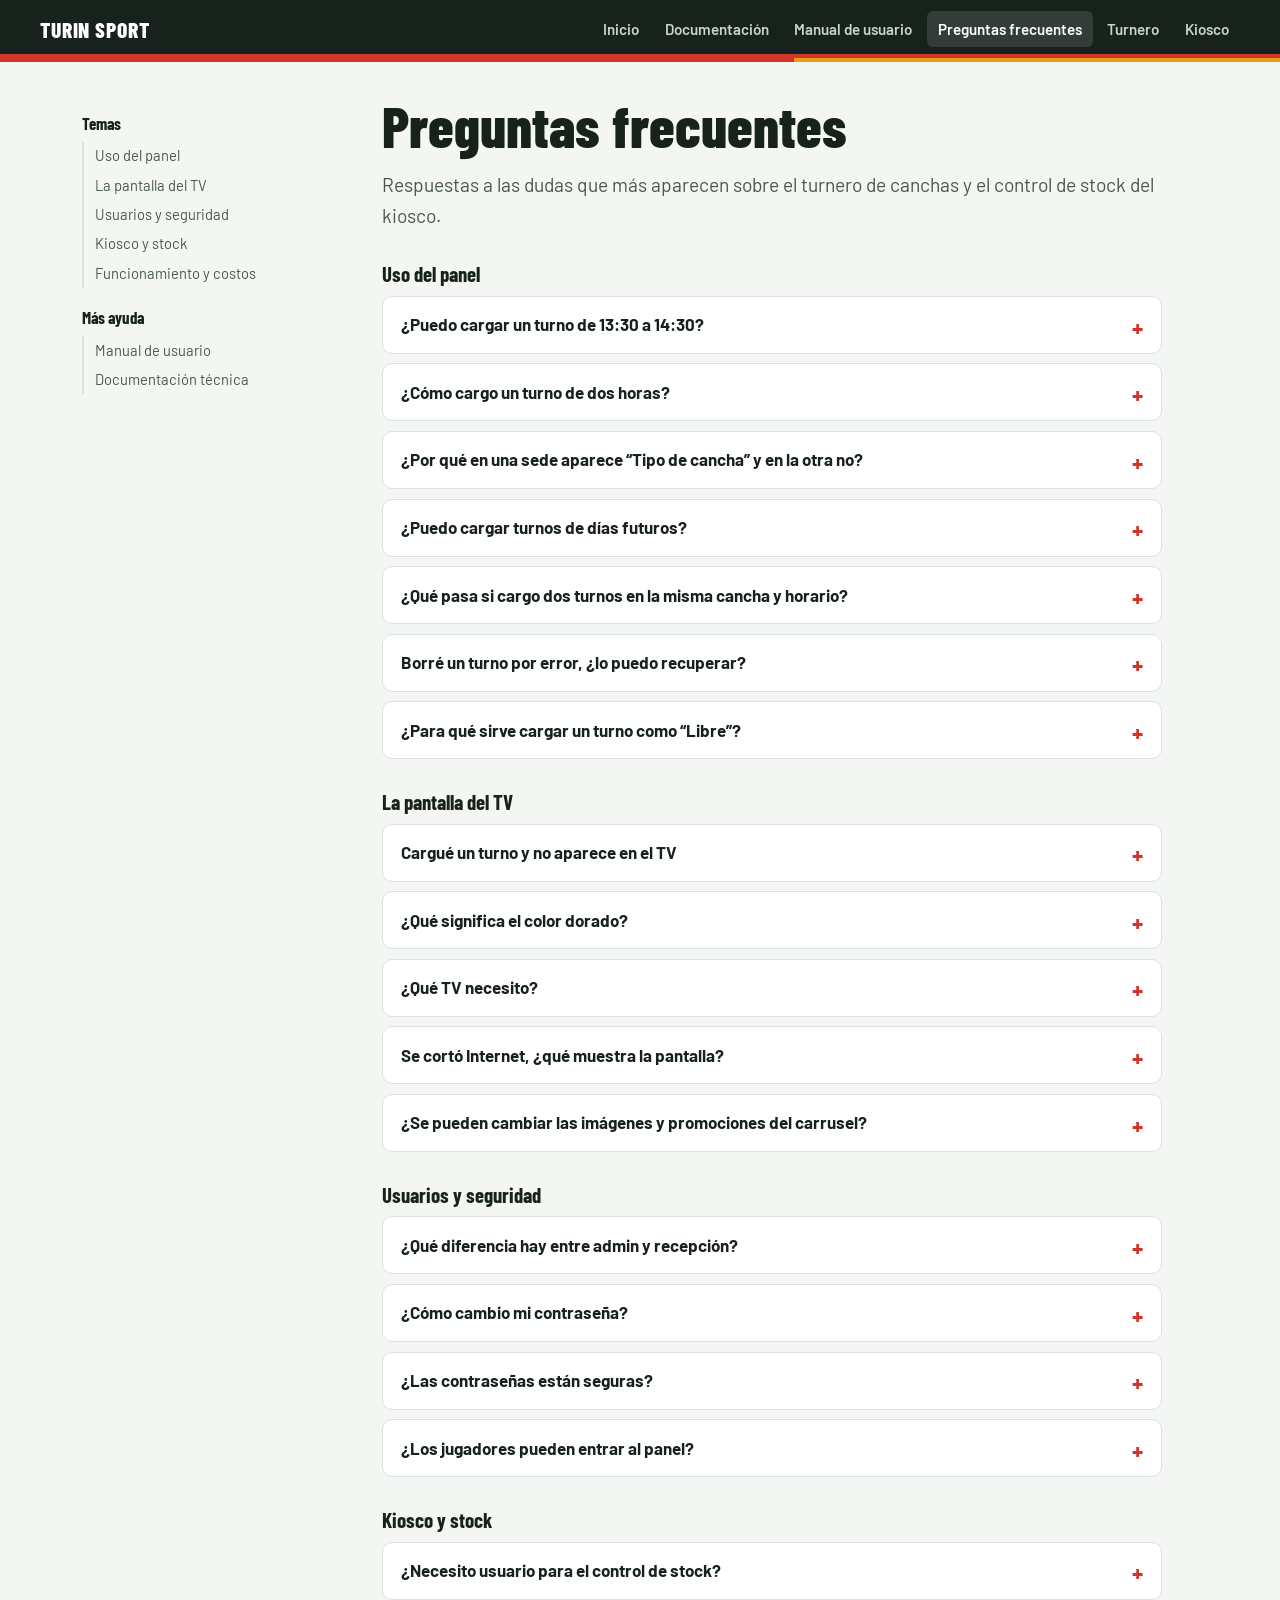
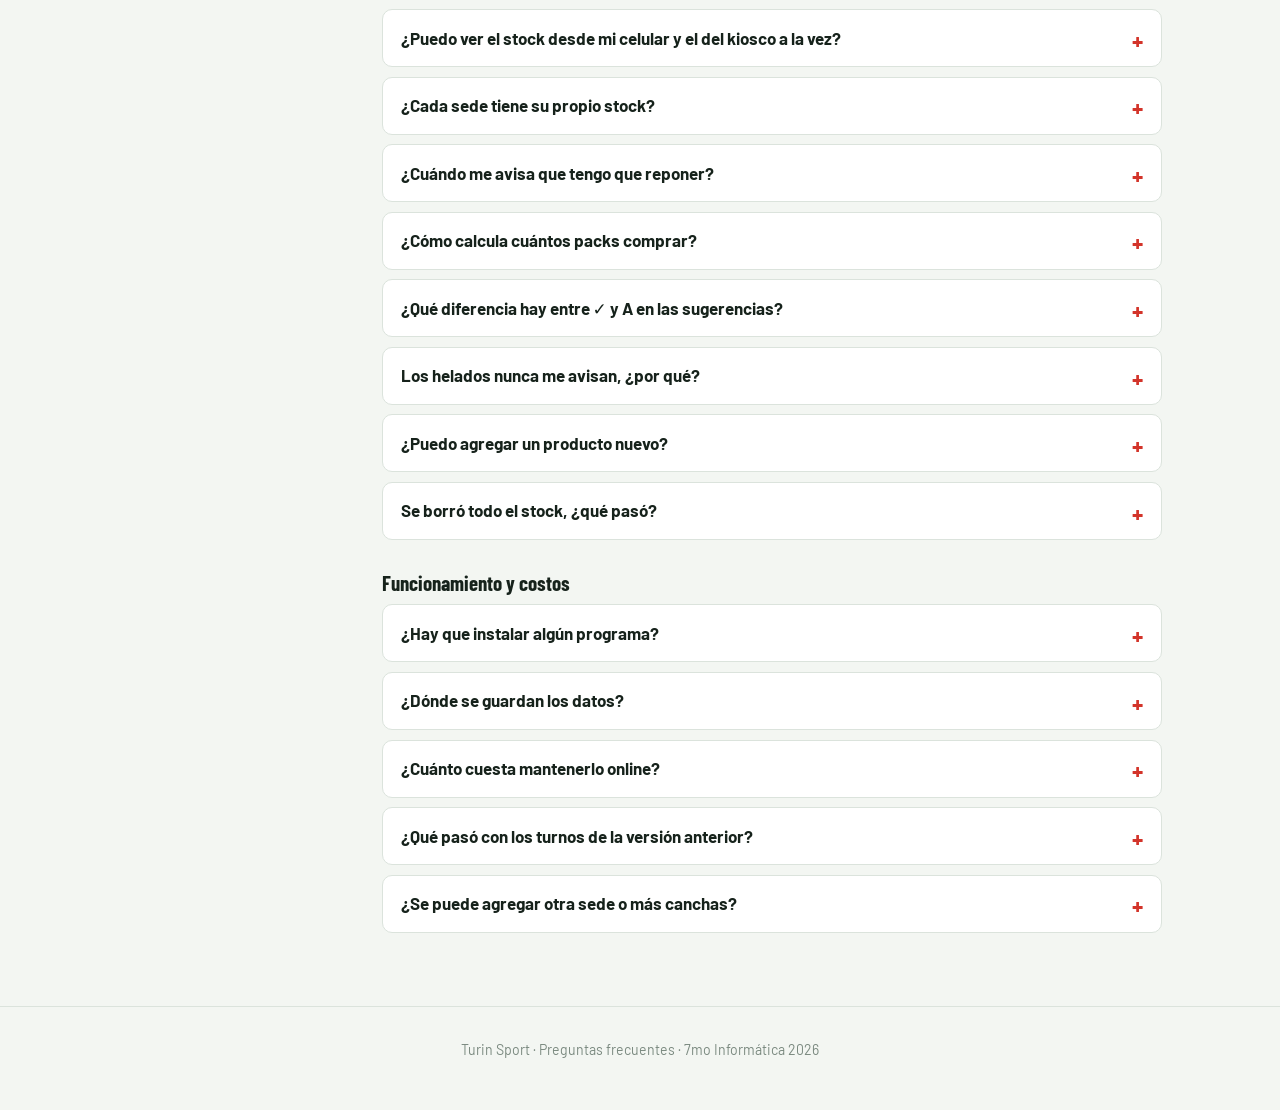
<file: faq.html>
<!DOCTYPE html>
<html lang="es">
<head>
<meta charset="UTF-8">
<meta name="viewport" content="width=device-width, initial-scale=1">
<link rel="preconnect" href="https://fonts.googleapis.com">
<link rel="preconnect" href="https://fonts.gstatic.com" crossorigin>
<link href="https://fonts.googleapis.com/css2?family=Barlow+Condensed:wght@600;700;800&family=Barlow:ital,wght@0,400;0,600;0,700;1,400&display=swap" rel="stylesheet">
<link rel="stylesheet" href="estilo.css">
<link rel="icon" href="data:image/svg+xml,<svg xmlns='http://www.w3.org/2000/svg' viewBox='0 0 100 100'><text y='.9em' font-size='90'>⚽</text></svg>">
<title>Preguntas frecuentes · Turin Sport</title>
<meta name="description" content="Preguntas frecuentes sobre el turnero digital de Turin Sport.">
</head>
<body>
<header class="top">
  <a class="brand" href="index.html">TURIN SPORT</a>
  <nav aria-label="Secciones">
    <a href="index.html" data-p="index">Inicio</a>
    <a href="documentacion.html" data-p="documentacion">Documentación</a>
    <a href="manual.html" data-p="manual">Manual de usuario</a>
    <a href="faq.html" data-p="faq" aria-current="page">Preguntas frecuentes</a>
    <a href="https://canchasgod-production-a814.up.railway.app/admin/">Turnero</a>
    <a href="https://control-de-stock-proyecto-production-e8b6.up.railway.app/">Kiosco</a>
  </nav>
</header>

<div class="doc">
<nav class="toc" aria-label="Contenidos">
  <b>Temas</b>
  <a href="#uso">Uso del panel</a>
  <a href="#pantalla">La pantalla del TV</a>
  <a href="#cuenta">Usuarios y seguridad</a>
  <a href="#kiosco">Kiosco y stock</a>
  <a href="#tecnico">Funcionamiento y costos</a>
  <b>Más ayuda</b>
  <a href="manual.html">Manual de usuario</a>
  <a href="documentacion.html">Documentación técnica</a>
</nav>

<main class="content">
<h1>Preguntas frecuentes</h1>
<p class="lead">Respuestas a las dudas que más aparecen sobre el turnero de canchas y el control de stock del kiosco.</p>

<h3 class="faq-group" id="uso">Uso del panel</h3>
<details><summary>¿Puedo cargar un turno de 13:30 a 14:30?</summary><div>No. Los turnos van siempre en horas en punto (13 a 14, 15 a 16), porque así se alquilan las canchas del complejo. Fue un pedido del cliente para evitar errores de carga.</div></details>
<details><summary>¿Cómo cargo un turno de dos horas?</summary><div>Elegí la hora de inicio y después cambiá “Hasta” a mano. Por ejemplo, Desde 19:00 y Hasta 21:00.</div></details>
<details><summary>¿Por qué en una sede aparece “Tipo de cancha” y en la otra no?</summary><div>Porque solo La Cautiva tiene canchas de distinto tamaño (Fútbol 5, 7 y 11). En San Leonardo Murialdo el campo no hace falta y no se muestra.</div></details>
<details><summary>¿Puedo cargar turnos de días futuros?</summary><div>Sí. Cambiá la fecha arriba del formulario y cargá el turno. Va a aparecer en la pantalla el día que corresponde.</div></details>
<details><summary>¿Qué pasa si cargo dos turnos en la misma cancha y horario?</summary><div>Por ahora el sistema lo permite y los dos se ven en la pantalla. Antes de guardar, revisá la tabla de la sede. El aviso de superposición está previsto para una próxima versión.</div></details>
<details><summary>Borré un turno por error, ¿lo puedo recuperar?</summary><div>No. El borrado es definitivo, por eso el panel pide confirmación. Cargalo de nuevo con los mismos datos.</div></details>
<details><summary>¿Para qué sirve cargar un turno como “Libre”?</summary><div>Para mostrar en la pantalla que ese horario está disponible. Se ve en verde y ayuda a que los jugadores sepan qué pueden reservar.</div></details>

<h3 class="faq-group" id="pantalla">La pantalla del TV</h3>
<details><summary>Cargué un turno y no aparece en el TV</summary><div>La pantalla se actualiza cada 2 minutos. Esperá un poco o recargá la página. Verificá también que el turno sea del día de hoy: la pantalla solo muestra los turnos del día actual.</div></details>
<details><summary>¿Qué significa el color dorado?</summary><div>Es el turno reservado que se está jugando en este momento, según la hora del reloj. La pantalla lo calcula sola.</div></details>
<details><summary>¿Qué TV necesito?</summary><div>Cualquiera que tenga un navegador web: un Smart TV, un TV box o una PC conectada por HDMI. Necesita Internet.</div></details>
<details><summary>Se cortó Internet, ¿qué muestra la pantalla?</summary><div>Si no puede conectarse al servidor, muestra turnos de ejemplo para no quedar vacía, y vuelve a intentar sola cada 2 minutos. Cuando vuelve la conexión, muestra los turnos reales.</div></details>
<details><summary>¿Se pueden cambiar las imágenes y promociones del carrusel?</summary><div>Sí, pero hoy se hace en el código (<code>pantalla/index.html</code>). Pedíselo al equipo de desarrollo.</div></details>

<h3 class="faq-group" id="cuenta">Usuarios y seguridad</h3>
<details><summary>¿Qué diferencia hay entre admin y recepción?</summary><div>Hoy los dos pueden cargar, editar y borrar turnos de ambas sedes. El rol admin queda reservado para funciones de administración que se sumen más adelante, como la gestión de usuarios.</div></details>
<details><summary>¿Cómo cambio mi contraseña?</summary><div>Todavía no se puede desde el panel. Pedíselo al equipo de desarrollo; es una de las mejoras previstas.</div></details>
<details><summary>¿Las contraseñas están seguras?</summary><div>Se guardan encriptadas, nunca en texto plano. Igual, cambiá las contraseñas iniciales y no compartas tu usuario.</div></details>
<details><summary>¿Los jugadores pueden entrar al panel?</summary><div>No. El panel pide usuario y contraseña. El público solo ve la pantalla del TV.</div></details>

<h3 class="faq-group" id="kiosco">Kiosco y stock</h3>
<details><summary>¿Necesito usuario para el control de stock?</summary><div>No. Se abre directamente. Por eso conviene usarlo en un celular del kiosco que no esté al alcance del público.</div></details>
<details><summary>¿Puedo ver el stock desde mi celular y el del kiosco a la vez?</summary><div>No. El stock se guarda en el navegador del dispositivo donde se carga, así que cada celular tiene el suyo. Usen siempre el mismo. Compartirlo entre dispositivos está previsto para una próxima versión.</div></details>
<details><summary>¿Cada sede tiene su propio stock?</summary><div>Sí, siempre que cada kiosco use su propio celular: cada dispositivo lleva su stock por separado.</div></details>
<details><summary>¿Cuándo me avisa que tengo que reponer?</summary><div>Cuando el stock llega al doble de lo que se vende en un fin de semana, o menos. Si un producto vende 6 por finde, avisa cuando quedan 12.</div></details>
<details><summary>¿Cómo calcula cuántos packs comprar?</summary><div>Sugiere lo necesario para cubrir tres fines de semana, redondeado a packs completos y como mínimo uno.</div></details>
<details><summary>¿Qué diferencia hay entre ✓ y A en las sugerencias?</summary><div>✓ marca que ya la anotaste para comprar, pero no cambia el stock. A significa que ya la compraste: suma los packs al stock y la sugerencia desaparece.</div></details>
<details><summary>Los helados nunca me avisan, ¿por qué?</summary><div>Porque empiezan con venta semanal 0. Tocá “Sin venta semanal cargada” y escribí cuántos se venden por finde.</div></details>
<details><summary>¿Puedo agregar un producto nuevo?</summary><div>Hoy se agrega en el código de la app. Pedíselo al equipo de desarrollo.</div></details>
<details><summary>Se borró todo el stock, ¿qué pasó?</summary><div>Probablemente se borraron los datos de navegación del celular, o se usó otro navegador. El stock no se puede recuperar: hay que volver a cargarlo.</div></details>

<h3 class="faq-group" id="tecnico">Funcionamiento y costos</h3>
<details><summary>¿Hay que instalar algún programa?</summary><div>No. Todo funciona desde el navegador, en PC, celular o TV.</div></details>
<details><summary>¿Dónde se guardan los datos?</summary><div>Los turnos, en una base MySQL en Railway, un servicio en la nube. El stock del kiosco, en el propio celular. El código de los dos sistemas está en GitHub.</div></details>
<details><summary>¿Cuánto cuesta mantenerlo online?</summary><div>El hosting en Railway cuesta US$5 por mes en el plan Hobby. Cuando termina el período de prueba hay que activar ese plan para que el sitio no se apague. Conviene confirmar el precio en railway.com/pricing.</div></details>
<details><summary>¿Qué pasó con los turnos de la versión anterior?</summary><div>La primera versión estaba en Alwaysdata y se perdió el acceso a esa cuenta. El código se recuperó desde GitHub, pero los turnos cargados allí no se pudieron migrar. Las sedes y los usuarios se volvieron a crear.</div></details>
<details><summary>¿Se puede agregar otra sede o más canchas?</summary><div>Sí. Hoy se hace desde la base de datos; el equipo de desarrollo puede sumarlas sin cambiar el resto del sistema.</div></details>
</main>
</div>

<footer class="foot">Turin Sport · Preguntas frecuentes · 7mo Informática 2026</footer>
</body>
</html>
</file>
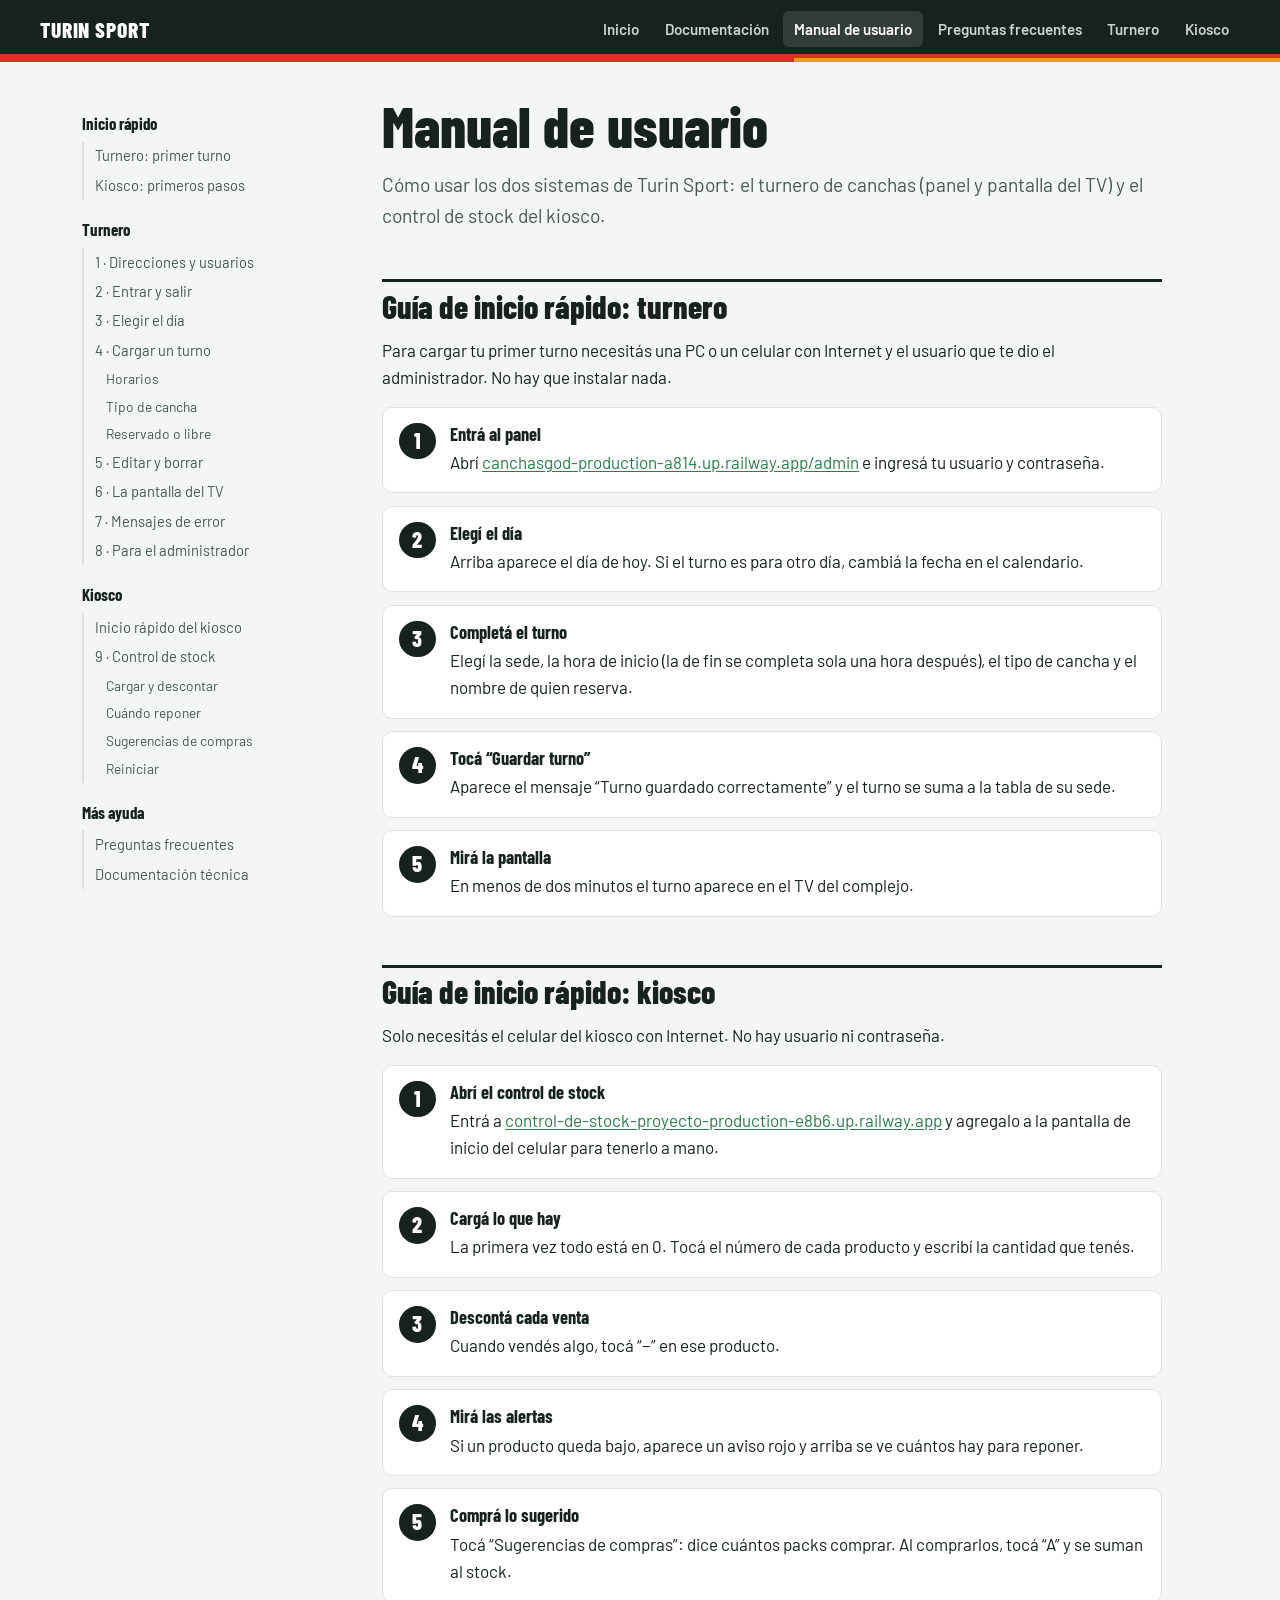
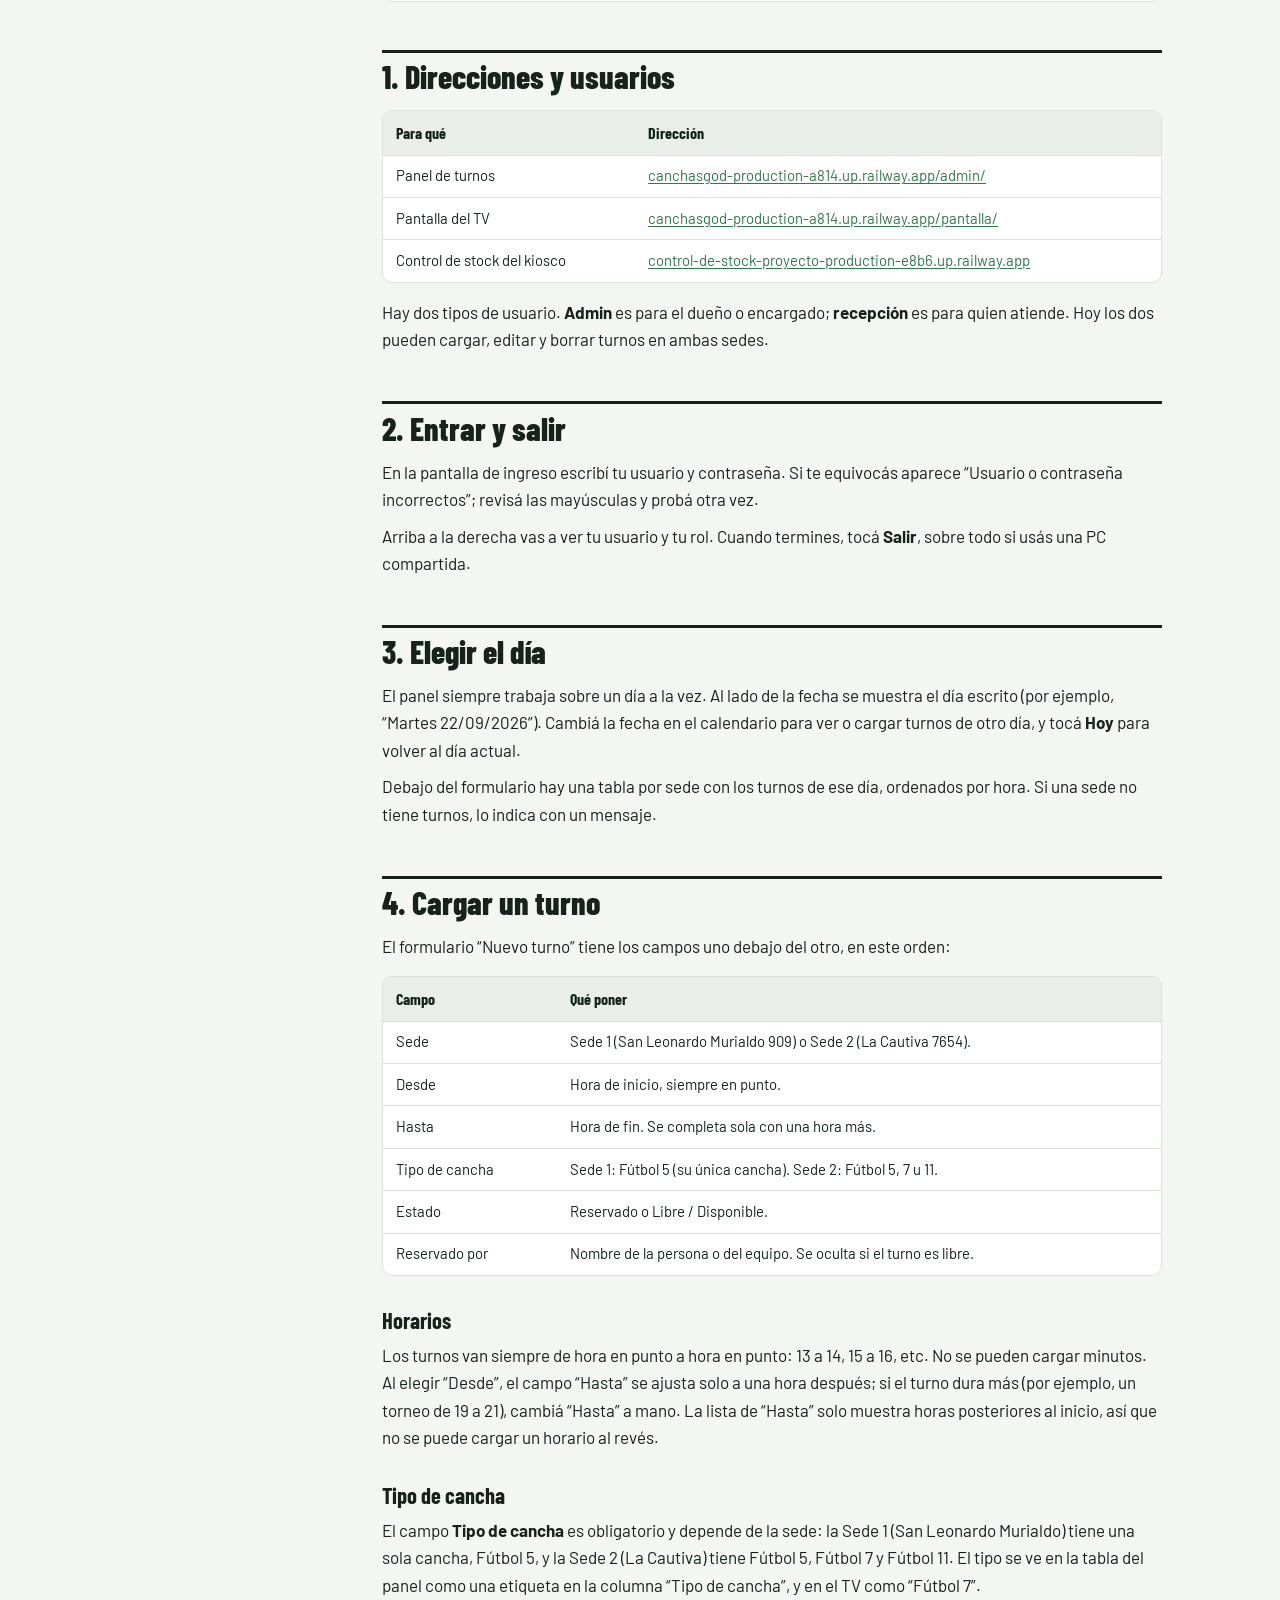
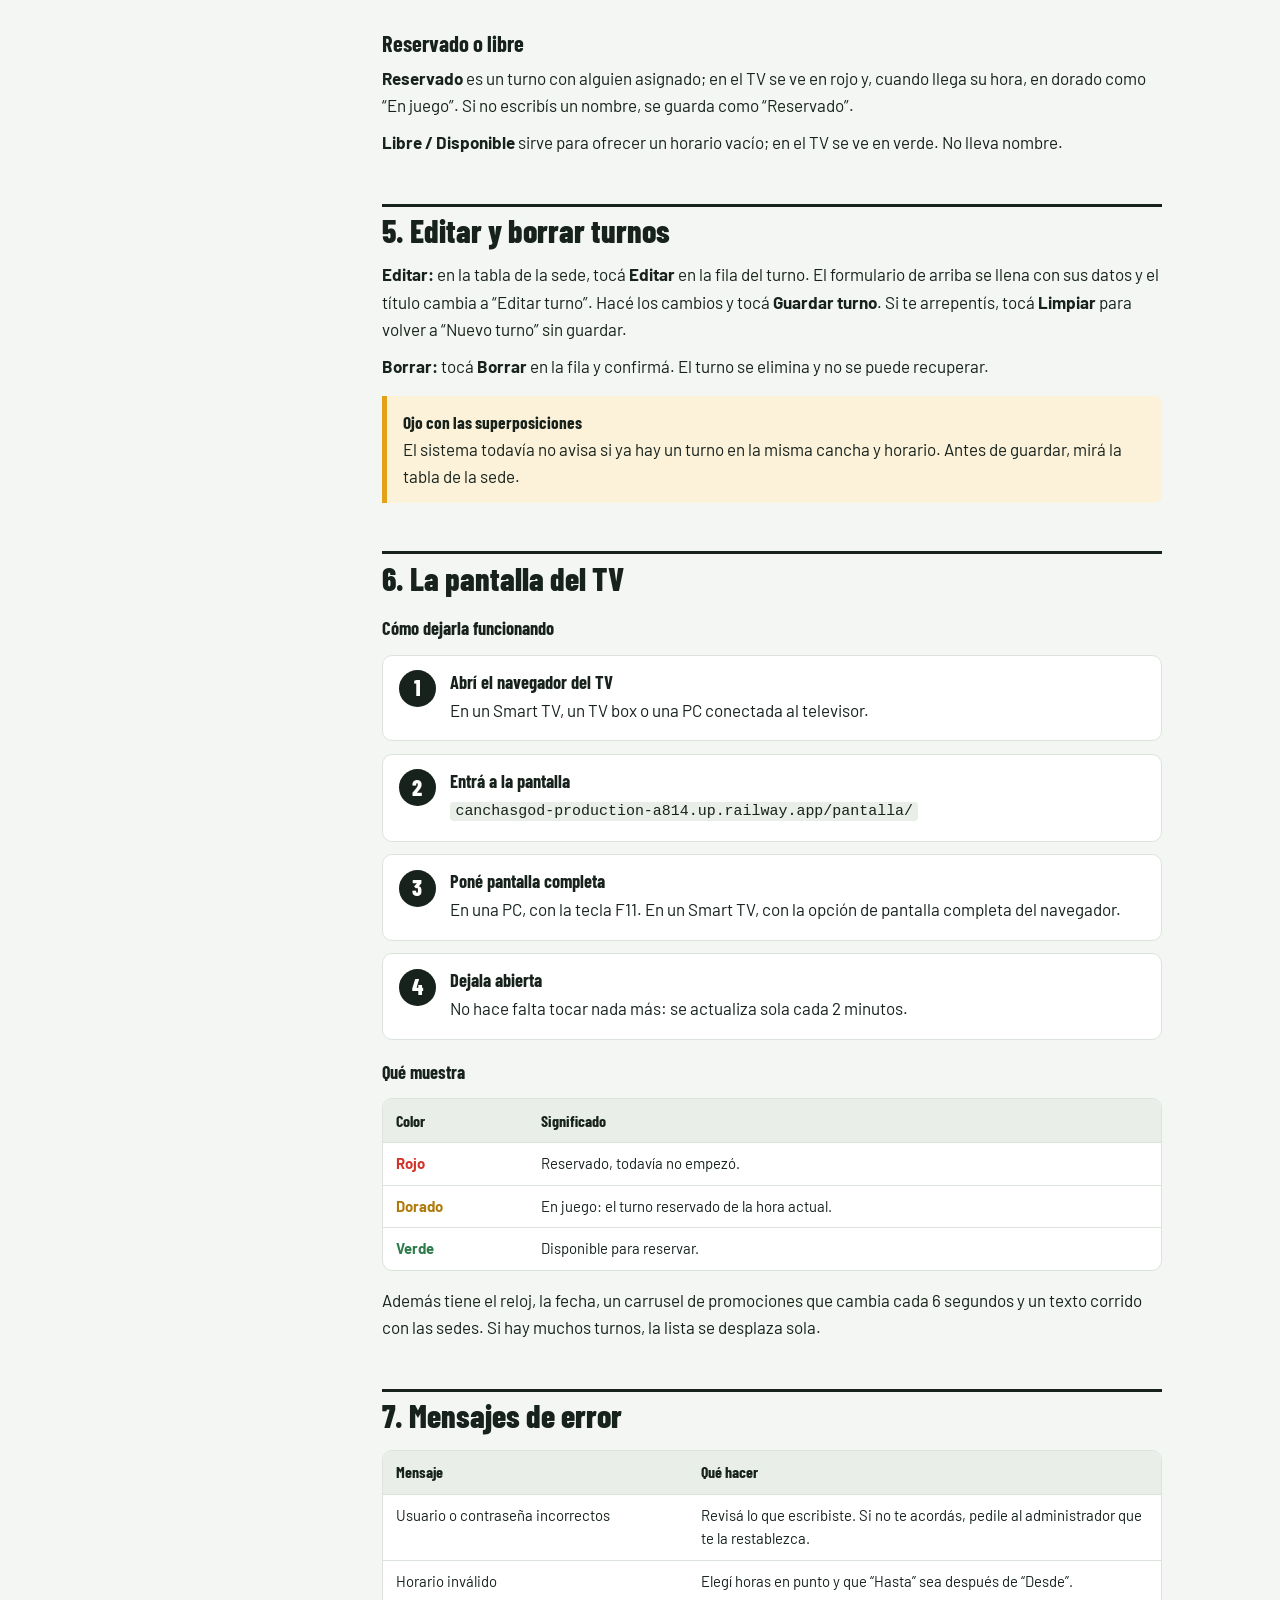
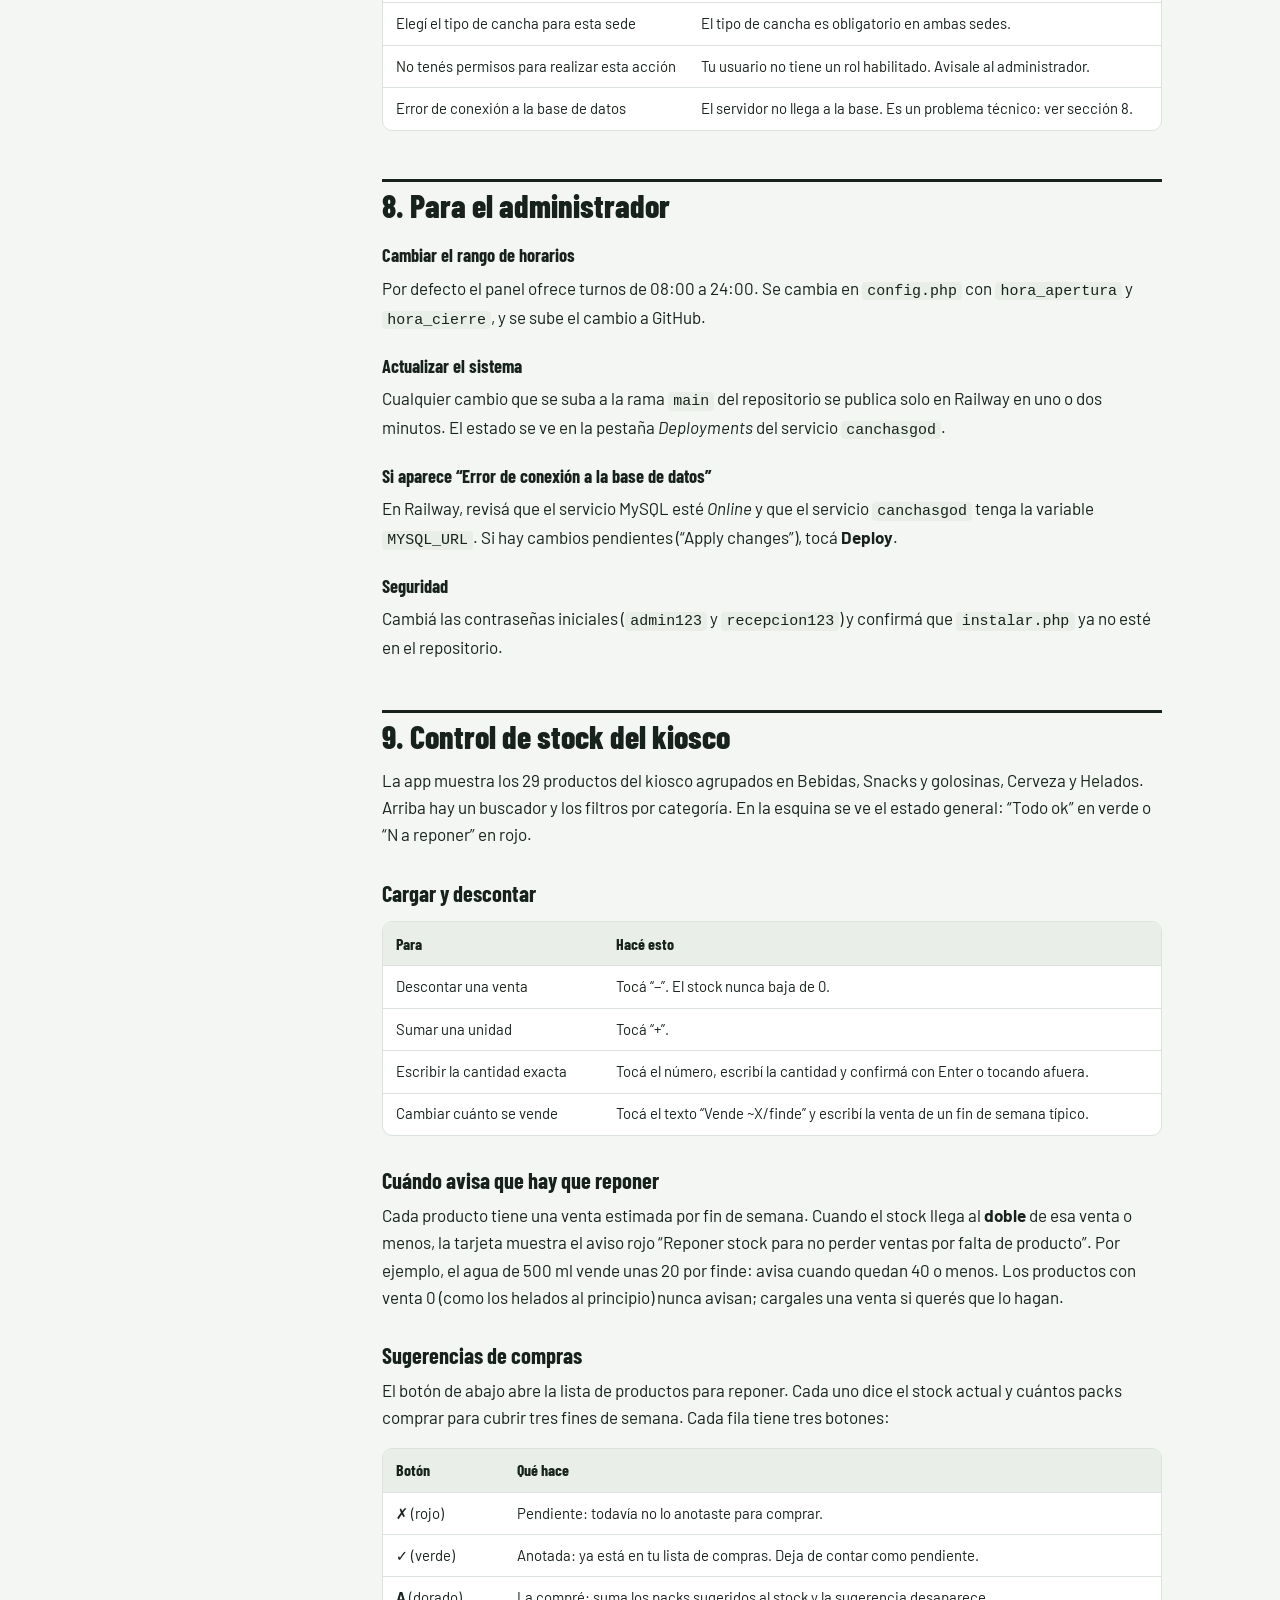
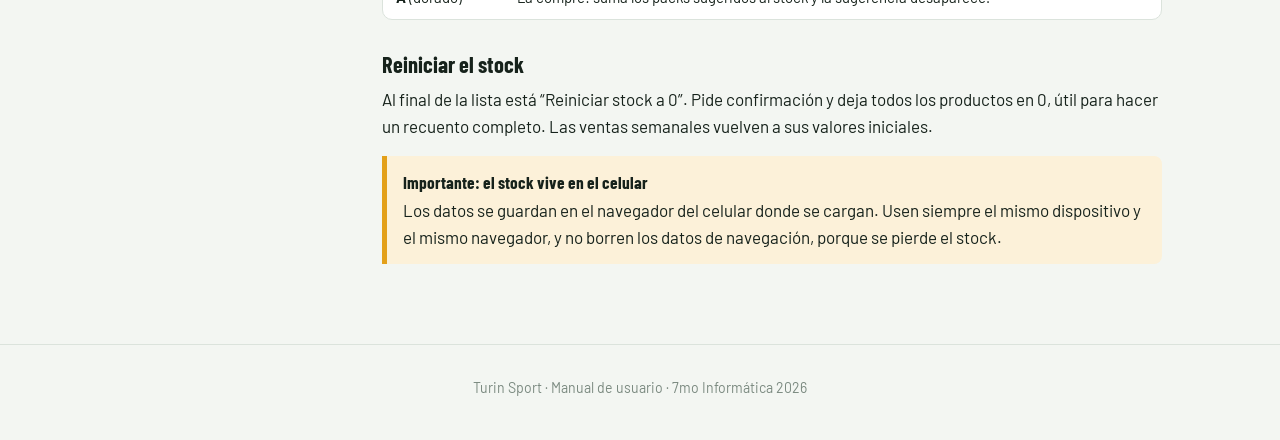
<file: manual.html>
<!DOCTYPE html>
<html lang="es">
<head>
<meta charset="UTF-8">
<meta name="viewport" content="width=device-width, initial-scale=1">
<link rel="preconnect" href="https://fonts.googleapis.com">
<link rel="preconnect" href="https://fonts.gstatic.com" crossorigin>
<link href="https://fonts.googleapis.com/css2?family=Barlow+Condensed:wght@600;700;800&family=Barlow:ital,wght@0,400;0,600;0,700;1,400&display=swap" rel="stylesheet">
<link rel="stylesheet" href="estilo.css">
<link rel="icon" href="data:image/svg+xml,<svg xmlns='http://www.w3.org/2000/svg' viewBox='0 0 100 100'><text y='.9em' font-size='90'>⚽</text></svg>">
<title>Manual de usuario · Turin Sport</title>
<meta name="description" content="Manual de usuario y guía de inicio rápido del turnero de Turin Sport.">
</head>
<body>
<header class="top">
  <a class="brand" href="index.html">TURIN SPORT</a>
  <nav aria-label="Secciones">
    <a href="index.html" data-p="index">Inicio</a>
    <a href="documentacion.html" data-p="documentacion">Documentación</a>
    <a href="manual.html" data-p="manual" aria-current="page">Manual de usuario</a>
    <a href="faq.html" data-p="faq">Preguntas frecuentes</a>
    <a href="https://canchasgod-production-a814.up.railway.app/admin/">Turnero</a>
    <a href="https://control-de-stock-proyecto-production-e8b6.up.railway.app/">Kiosco</a>
  </nav>
</header>

<div class="doc">
<nav class="toc" aria-label="Contenidos">
  <b>Inicio rápido</b>
  <a href="#inicio-rapido">Turnero: primer turno</a>
  <a href="#inicio-kiosco">Kiosco: primeros pasos</a>
  <b>Turnero</b>
  <a href="#m1">1 · Direcciones y usuarios</a>
  <a href="#m2">2 · Entrar y salir</a>
  <a href="#m3">3 · Elegir el día</a>
  <a href="#m4">4 · Cargar un turno</a>
  <a class="sub" href="#m4-1">Horarios</a>
  <a class="sub" href="#m4-2">Tipo de cancha</a>
  <a class="sub" href="#m4-3">Reservado o libre</a>
  <a href="#m5">5 · Editar y borrar</a>
  <a href="#m6">6 · La pantalla del TV</a>
  <a href="#m7">7 · Mensajes de error</a>
  <a href="#m8">8 · Para el administrador</a>
  <b>Kiosco</b>
  <a href="#inicio-kiosco">Inicio rápido del kiosco</a>
  <a href="#k1">9 · Control de stock</a>
  <a class="sub" href="#k2">Cargar y descontar</a>
  <a class="sub" href="#k3">Cuándo reponer</a>
  <a class="sub" href="#k4">Sugerencias de compras</a>
  <a class="sub" href="#k5">Reiniciar</a>
  <b>Más ayuda</b>
  <a href="faq.html">Preguntas frecuentes</a>
  <a href="documentacion.html">Documentación técnica</a>
</nav>

<main class="content">
<h1>Manual de usuario</h1>
<p class="lead">Cómo usar los dos sistemas de Turin Sport: el turnero de canchas (panel y pantalla del TV) y el control de stock del kiosco.</p>

<h2 id="inicio-rapido">Guía de inicio rápido: turnero</h2>
<p>Para cargar tu primer turno necesitás una PC o un celular con Internet y el usuario que te dio el administrador. No hay que instalar nada.</p>
<ol class="steps">
<li><h4>Entrá al panel</h4>Abrí <a href="https://canchasgod-production-a814.up.railway.app/admin/">canchasgod-production-a814.up.railway.app/admin</a> e ingresá tu usuario y contraseña.</li>
<li><h4>Elegí el día</h4>Arriba aparece el día de hoy. Si el turno es para otro día, cambiá la fecha en el calendario.</li>
<li><h4>Completá el turno</h4>Elegí la sede, la hora de inicio (la de fin se completa sola una hora después), el tipo de cancha y el nombre de quien reserva.</li>
<li><h4>Tocá “Guardar turno”</h4>Aparece el mensaje “Turno guardado correctamente” y el turno se suma a la tabla de su sede.</li>
<li><h4>Mirá la pantalla</h4>En menos de dos minutos el turno aparece en el TV del complejo.</li>
</ol>

<h2 id="inicio-kiosco">Guía de inicio rápido: kiosco</h2>
<p>Solo necesitás el celular del kiosco con Internet. No hay usuario ni contraseña.</p>
<ol class="steps">
<li><h4>Abrí el control de stock</h4>Entrá a <a href="https://control-de-stock-proyecto-production-e8b6.up.railway.app/">control-de-stock-proyecto-production-e8b6.up.railway.app</a> y agregalo a la pantalla de inicio del celular para tenerlo a mano.</li>
<li><h4>Cargá lo que hay</h4>La primera vez todo está en 0. Tocá el número de cada producto y escribí la cantidad que tenés.</li>
<li><h4>Descontá cada venta</h4>Cuando vendés algo, tocá “−” en ese producto.</li>
<li><h4>Mirá las alertas</h4>Si un producto queda bajo, aparece un aviso rojo y arriba se ve cuántos hay para reponer.</li>
<li><h4>Comprá lo sugerido</h4>Tocá “Sugerencias de compras”: dice cuántos packs comprar. Al comprarlos, tocá “A” y se suman al stock.</li>
</ol>

<h2 id="m1">1. Direcciones y usuarios</h2>
<div class="tw"><table>
<thead><tr><th>Para qué</th><th>Dirección</th></tr></thead>
<tbody>
<tr><td>Panel de turnos</td><td><a href="https://canchasgod-production-a814.up.railway.app/admin/">canchasgod-production-a814.up.railway.app/admin/</a></td></tr>
<tr><td>Pantalla del TV</td><td><a href="https://canchasgod-production-a814.up.railway.app/pantalla/">canchasgod-production-a814.up.railway.app/pantalla/</a></td></tr>
<tr><td>Control de stock del kiosco</td><td><a href="https://control-de-stock-proyecto-production-e8b6.up.railway.app/">control-de-stock-proyecto-production-e8b6.up.railway.app</a></td></tr>
</tbody></table></div>
<p>Hay dos tipos de usuario. <strong>Admin</strong> es para el dueño o encargado; <strong>recepción</strong> es para quien atiende. Hoy los dos pueden cargar, editar y borrar turnos en ambas sedes.</p>

<h2 id="m2">2. Entrar y salir</h2>
<p>En la pantalla de ingreso escribí tu usuario y contraseña. Si te equivocás aparece “Usuario o contraseña incorrectos”; revisá las mayúsculas y probá otra vez.</p>
<p>Arriba a la derecha vas a ver tu usuario y tu rol. Cuando termines, tocá <strong>Salir</strong>, sobre todo si usás una PC compartida.</p>

<h2 id="m3">3. Elegir el día</h2>
<p>El panel siempre trabaja sobre un día a la vez. Al lado de la fecha se muestra el día escrito (por ejemplo, “Martes 22/09/2026”). Cambiá la fecha en el calendario para ver o cargar turnos de otro día, y tocá <strong>Hoy</strong> para volver al día actual.</p>
<p>Debajo del formulario hay una tabla por sede con los turnos de ese día, ordenados por hora. Si una sede no tiene turnos, lo indica con un mensaje.</p>

<h2 id="m4">4. Cargar un turno</h2>
<p>El formulario “Nuevo turno” tiene los campos uno debajo del otro, en este orden:</p>
<div class="tw"><table>
<thead><tr><th>Campo</th><th>Qué poner</th></tr></thead>
<tbody>
<tr><td>Sede</td><td>Sede 1 (San Leonardo Murialdo 909) o Sede 2 (La Cautiva 7654).</td></tr>
<tr><td>Desde</td><td>Hora de inicio, siempre en punto.</td></tr>
<tr><td>Hasta</td><td>Hora de fin. Se completa sola con una hora más.</td></tr>
<tr><td>Tipo de cancha</td><td>Sede 1: Fútbol 5 (su única cancha). Sede 2: Fútbol 5, 7 u 11.</td></tr>
<tr><td>Estado</td><td>Reservado o Libre / Disponible.</td></tr>
<tr><td>Reservado por</td><td>Nombre de la persona o del equipo. Se oculta si el turno es libre.</td></tr>
</tbody></table></div>

<h3 id="m4-1">Horarios</h3>
<p>Los turnos van siempre de hora en punto a hora en punto: 13 a 14, 15 a 16, etc. No se pueden cargar minutos. Al elegir “Desde”, el campo “Hasta” se ajusta solo a una hora después; si el turno dura más (por ejemplo, un torneo de 19 a 21), cambiá “Hasta” a mano. La lista de “Hasta” solo muestra horas posteriores al inicio, así que no se puede cargar un horario al revés.</p>

<h3 id="m4-2">Tipo de cancha</h3>
<p>El campo <strong>Tipo de cancha</strong> es obligatorio y depende de la sede: la Sede 1 (San Leonardo Murialdo) tiene una sola cancha, Fútbol 5, y la Sede 2 (La Cautiva) tiene Fútbol 5, Fútbol 7 y Fútbol 11. El tipo se ve en la tabla del panel como una etiqueta en la columna “Tipo de cancha”, y en el TV como “Fútbol 7”.</p>

<h3 id="m4-3">Reservado o libre</h3>
<p><strong>Reservado</strong> es un turno con alguien asignado; en el TV se ve en rojo y, cuando llega su hora, en dorado como “En juego”. Si no escribís un nombre, se guarda como “Reservado”.</p>
<p><strong>Libre / Disponible</strong> sirve para ofrecer un horario vacío; en el TV se ve en verde. No lleva nombre.</p>

<h2 id="m5">5. Editar y borrar turnos</h2>
<p><strong>Editar:</strong> en la tabla de la sede, tocá <strong>Editar</strong> en la fila del turno. El formulario de arriba se llena con sus datos y el título cambia a “Editar turno”. Hacé los cambios y tocá <strong>Guardar turno</strong>. Si te arrepentís, tocá <strong>Limpiar</strong> para volver a “Nuevo turno” sin guardar.</p>
<p><strong>Borrar:</strong> tocá <strong>Borrar</strong> en la fila y confirmá. El turno se elimina y no se puede recuperar.</p>
<div class="note warn"><strong>Ojo con las superposiciones</strong>El sistema todavía no avisa si ya hay un turno en la misma cancha y horario. Antes de guardar, mirá la tabla de la sede.</div>

<h2 id="m6">6. La pantalla del TV</h2>
<h4>Cómo dejarla funcionando</h4>
<ol class="steps">
<li><h4>Abrí el navegador del TV</h4>En un Smart TV, un TV box o una PC conectada al televisor.</li>
<li><h4>Entrá a la pantalla</h4><code>canchasgod-production-a814.up.railway.app/pantalla/</code></li>
<li><h4>Poné pantalla completa</h4>En una PC, con la tecla F11. En un Smart TV, con la opción de pantalla completa del navegador.</li>
<li><h4>Dejala abierta</h4>No hace falta tocar nada más: se actualiza sola cada 2 minutos.</li>
</ol>
<h4>Qué muestra</h4>
<div class="tw"><table>
<thead><tr><th>Color</th><th>Significado</th></tr></thead>
<tbody>
<tr><td><span style="color:#d3342a;font-weight:700">Rojo</span></td><td>Reservado, todavía no empezó.</td></tr>
<tr><td><span style="color:#b07a0a;font-weight:700">Dorado</span></td><td>En juego: el turno reservado de la hora actual.</td></tr>
<tr><td><span style="color:#2d7a4b;font-weight:700">Verde</span></td><td>Disponible para reservar.</td></tr>
</tbody></table></div>
<p>Además tiene el reloj, la fecha, un carrusel de promociones que cambia cada 6 segundos y un texto corrido con las sedes. Si hay muchos turnos, la lista se desplaza sola.</p>

<h2 id="m7">7. Mensajes de error</h2>
<div class="tw"><table>
<thead><tr><th>Mensaje</th><th>Qué hacer</th></tr></thead>
<tbody>
<tr><td>Usuario o contraseña incorrectos</td><td>Revisá lo que escribiste. Si no te acordás, pedile al administrador que te la restablezca.</td></tr>
<tr><td>Horario inválido</td><td>Elegí horas en punto y que “Hasta” sea después de “Desde”.</td></tr>
<tr><td>Elegí el tipo de cancha para esta sede</td><td>El tipo de cancha es obligatorio en ambas sedes.</td></tr>
<tr><td>No tenés permisos para realizar esta acción</td><td>Tu usuario no tiene un rol habilitado. Avisale al administrador.</td></tr>
<tr><td>Error de conexión a la base de datos</td><td>El servidor no llega a la base. Es un problema técnico: ver sección 8.</td></tr>
</tbody></table></div>

<h2 id="m8">8. Para el administrador</h2>
<h4>Cambiar el rango de horarios</h4>
<p>Por defecto el panel ofrece turnos de 08:00 a 24:00. Se cambia en <code>config.php</code> con <code>hora_apertura</code> y <code>hora_cierre</code>, y se sube el cambio a GitHub.</p>
<h4>Actualizar el sistema</h4>
<p>Cualquier cambio que se suba a la rama <code>main</code> del repositorio se publica solo en Railway en uno o dos minutos. El estado se ve en la pestaña <em>Deployments</em> del servicio <code>canchasgod</code>.</p>
<h4>Si aparece “Error de conexión a la base de datos”</h4>
<p>En Railway, revisá que el servicio MySQL esté <em>Online</em> y que el servicio <code>canchasgod</code> tenga la variable <code>MYSQL_URL</code>. Si hay cambios pendientes (“Apply changes”), tocá <strong>Deploy</strong>.</p>
<h4>Seguridad</h4>
<p>Cambiá las contraseñas iniciales (<code>admin123</code> y <code>recepcion123</code>) y confirmá que <code>instalar.php</code> ya no esté en el repositorio.</p>

<h2 id="k1">9. Control de stock del kiosco</h2>
<p>La app muestra los 29 productos del kiosco agrupados en Bebidas, Snacks y golosinas, Cerveza y Helados. Arriba hay un buscador y los filtros por categoría. En la esquina se ve el estado general: “Todo ok” en verde o “N a reponer” en rojo.</p>
<h3 id="k2">Cargar y descontar</h3>
<div class="tw"><table>
<thead><tr><th>Para</th><th>Hacé esto</th></tr></thead>
<tbody>
<tr><td>Descontar una venta</td><td>Tocá “−”. El stock nunca baja de 0.</td></tr>
<tr><td>Sumar una unidad</td><td>Tocá “+”.</td></tr>
<tr><td>Escribir la cantidad exacta</td><td>Tocá el número, escribí la cantidad y confirmá con Enter o tocando afuera.</td></tr>
<tr><td>Cambiar cuánto se vende</td><td>Tocá el texto “Vende ~X/finde” y escribí la venta de un fin de semana típico.</td></tr>
</tbody></table></div>
<h3 id="k3">Cuándo avisa que hay que reponer</h3>
<p>Cada producto tiene una venta estimada por fin de semana. Cuando el stock llega al <strong>doble</strong> de esa venta o menos, la tarjeta muestra el aviso rojo “Reponer stock para no perder ventas por falta de producto”. Por ejemplo, el agua de 500 ml vende unas 20 por finde: avisa cuando quedan 40 o menos. Los productos con venta 0 (como los helados al principio) nunca avisan; cargales una venta si querés que lo hagan.</p>
<h3 id="k4">Sugerencias de compras</h3>
<p>El botón de abajo abre la lista de productos para reponer. Cada uno dice el stock actual y cuántos packs comprar para cubrir tres fines de semana. Cada fila tiene tres botones:</p>
<div class="tw"><table>
<thead><tr><th>Botón</th><th>Qué hace</th></tr></thead>
<tbody>
<tr><td><strong>✗</strong> (rojo)</td><td>Pendiente: todavía no lo anotaste para comprar.</td></tr>
<tr><td><strong>✓</strong> (verde)</td><td>Anotada: ya está en tu lista de compras. Deja de contar como pendiente.</td></tr>
<tr><td><strong>A</strong> (dorado)</td><td>La compré: suma los packs sugeridos al stock y la sugerencia desaparece.</td></tr>
</tbody></table></div>
<h3 id="k5">Reiniciar el stock</h3>
<p>Al final de la lista está “Reiniciar stock a 0”. Pide confirmación y deja todos los productos en 0, útil para hacer un recuento completo. Las ventas semanales vuelven a sus valores iniciales.</p>
<div class="note warn"><strong>Importante: el stock vive en el celular</strong>Los datos se guardan en el navegador del celular donde se cargan. Usen siempre el mismo dispositivo y el mismo navegador, y no borren los datos de navegación, porque se pierde el stock.</div>
</main>
</div>

<footer class="foot">Turin Sport · Manual de usuario · 7mo Informática 2026</footer>
</body>
</html>
</file>
<file: estilo.css>
/* Turin Sport · sitio de documentación (GitHub Pages) */
:root{
  --bg:#f3f6f2;        /* blanco con tinte césped */
  --paper:#ffffff;
  --ink:#16221b;       /* verde noche de cancha */
  --ink2:#48584e;
  --ink3:#7b8a80;
  --line:#dbe3dc;
  --red:#d3342a;       /* rojo Turin */
  --gold:#e3a019;      /* dorado Turin */
  --pitch:#2d7a4b;     /* verde cancha */
  --pitch-l:#e3f1e7;
  --red-l:#fbe7e5;
  --gold-l:#fcf1d9;
  --disp:'Barlow Condensed','Arial Narrow',system-ui,sans-serif;
  --body:'Barlow',system-ui,-apple-system,'Segoe UI',sans-serif;
  --mono:ui-monospace,'Cascadia Code',Consolas,monospace;
}
*{box-sizing:border-box;margin:0;padding:0}
html{scroll-behavior:smooth;scroll-padding-top:4.5rem}
@media (prefers-reduced-motion:reduce){html{scroll-behavior:auto}*{animation:none!important;transition:none!important}}
body{font-family:var(--body);font-size:1.0625rem;line-height:1.6;color:var(--ink);background:var(--bg)}
a{color:var(--pitch);text-underline-offset:2px}
a:hover{color:var(--red)}
:focus-visible{outline:3px solid var(--gold);outline-offset:2px;border-radius:3px}
img,svg{max-width:100%;height:auto}

/* Barra superior compartida */
.top{position:sticky;top:0;z-index:20;background:var(--ink);color:#fff;
  display:flex;align-items:center;gap:1.5rem;padding:.7rem clamp(1rem,4vw,2.5rem);
  border-bottom:4px solid var(--red);box-shadow:inset 0 -4px 0 0 var(--red)}
.top::after{content:'';position:absolute;left:62%;right:0;bottom:-4px;height:4px;background:var(--gold)}
.brand{font-family:var(--disp);font-weight:800;font-size:1.35rem;letter-spacing:.04em;color:#fff;text-decoration:none;white-space:nowrap}
.brand:hover{color:#fff}
.top nav{display:flex;gap:.2rem;flex-wrap:wrap;margin-left:auto}
.top nav a{color:#c9d4cc;text-decoration:none;font-weight:600;font-size:.95rem;padding:.35rem .7rem;border-radius:6px}
.top nav a:hover{color:#fff;background:rgba(255,255,255,.08)}
.top nav a[aria-current=page]{color:#fff;background:rgba(255,255,255,.12)}

/* Títulos */
h1,h2,h3,h4{font-family:var(--disp);line-height:1.1;color:var(--ink)}
h1{font-size:clamp(2.4rem,5vw,3.6rem);font-weight:800}
h2{font-size:2rem;font-weight:800;margin:3rem 0 .8rem;padding-top:.4rem;border-top:3px solid var(--ink)}
h3{font-size:1.4rem;font-weight:700;margin:2rem 0 .5rem}
h4{font-size:1.15rem;font-weight:700;margin:1.4rem 0 .4rem}
p{margin:.6rem 0}
ul,ol{margin:.6rem 0 .6rem 1.4rem}
li{margin:.25rem 0}
code{font-family:var(--mono);font-size:.88em;background:#e9eee9;padding:.08em .35em;border-radius:4px}
pre{font-family:var(--mono);font-size:.85rem;background:var(--ink);color:#e6efe8;padding:1rem 1.1rem;border-radius:8px;overflow-x:auto;margin:1rem 0;line-height:1.5}
pre code{background:none;padding:0;color:inherit}

/* Layout de documentación */
.doc{display:grid;grid-template-columns:260px minmax(0,1fr);gap:2.5rem;max-width:1180px;margin:0 auto;padding:2rem clamp(1rem,4vw,2rem) 4rem}
.toc{position:sticky;top:5rem;align-self:start;max-height:calc(100vh - 6rem);overflow-y:auto;font-size:.92rem;padding-right:.5rem}
.toc b{display:block;font-family:var(--disp);font-size:1.05rem;margin:1rem 0 .3rem;color:var(--ink)}
.toc a{display:block;color:var(--ink2);text-decoration:none;padding:.18rem 0 .18rem .7rem;border-left:2px solid var(--line)}
.toc a:hover{color:var(--red);border-left-color:var(--red)}
.toc a.sub{padding-left:1.4rem;font-size:.86rem}
.content{max-width:78ch}
.lead{font-size:1.2rem;color:var(--ink2);margin:.8rem 0 1.2rem}
.meta{display:grid;grid-template-columns:auto 1fr;gap:.25rem 1rem;font-size:.95rem;background:var(--paper);border:1px solid var(--line);border-radius:10px;padding:1rem 1.2rem;margin:1.2rem 0}
.meta dt{font-weight:700}
.meta dd{color:var(--ink2)}

/* Tablas */
.tw{overflow-x:auto;margin:1rem 0;border:1px solid var(--line);border-radius:10px;background:var(--paper)}
table{border-collapse:collapse;width:100%;font-size:.93rem}
th{text-align:left;font-family:var(--disp);font-size:1rem;font-weight:700;background:#e9eee9;padding:.55rem .8rem;border-bottom:1px solid var(--line)}
td{padding:.55rem .8rem;border-bottom:1px solid var(--line);vertical-align:top}
tr:last-child td{border-bottom:0}
td:first-child{white-space:nowrap}

/* Notas */
.note{border-left:5px solid var(--pitch);background:var(--pitch-l);padding:.8rem 1rem;border-radius:0 8px 8px 0;margin:1rem 0}
.note.warn{border-color:var(--gold);background:var(--gold-l)}
.note.todo{border-color:var(--red);background:var(--red-l)}
.note strong:first-child{display:block;font-family:var(--disp);font-size:1.08rem}
.tag{display:inline-block;font-size:.75rem;font-weight:700;padding:.05rem .45rem;border-radius:4px;background:var(--gold-l);color:#8a5b00;border:1px solid #efd18f;vertical-align:1px}
.tag.new{background:var(--pitch-l);color:var(--pitch);border-color:#b9dcc5}

/* Pasos de guía (secuencia real) */
.steps{list-style:none;margin:1rem 0;padding:0;counter-reset:s}
.steps>li{counter-increment:s;position:relative;padding:1rem 1.1rem 1rem 4.2rem;background:var(--paper);border:1px solid var(--line);border-radius:10px;margin:.8rem 0}
.steps>li::before{content:counter(s);position:absolute;left:1rem;top:.9rem;width:2.3rem;height:2.3rem;display:grid;place-items:center;
  font-family:var(--disp);font-weight:800;font-size:1.4rem;color:#fff;background:var(--ink);border-radius:50%}
.steps h3,.steps h4{margin:0 0 .3rem}
.who{font-size:.82rem;font-weight:700;color:var(--pitch)}

/* FAQ */
details{background:var(--paper);border:1px solid var(--line);border-radius:10px;margin:.6rem 0}
summary{cursor:pointer;font-weight:700;padding:.9rem 1.1rem;list-style:none;position:relative;padding-right:2.6rem}
summary::-webkit-details-marker{display:none}
summary::after{content:'+';position:absolute;right:1.1rem;top:.6rem;font-family:var(--disp);font-size:1.6rem;color:var(--red)}
details[open] summary::after{content:'–'}
details>div{padding:0 1.1rem 1rem;color:var(--ink2)}
.faq-group{font-family:var(--disp);font-size:1.3rem;margin:2rem 0 .4rem}

/* Figuras */
figure{margin:1.2rem 0;background:var(--paper);border:1px solid var(--line);border-radius:10px;padding:1rem;overflow-x:auto}
figcaption{font-size:.85rem;color:var(--ink3);margin-top:.6rem}

.foot{border-top:1px solid var(--line);color:var(--ink3);font-size:.88rem;text-align:center;padding:2rem 1rem 3rem}

@media (max-width:860px){
  .doc{grid-template-columns:1fr}
  .toc{position:static;max-height:none;border:1px solid var(--line);border-radius:10px;background:var(--paper);padding:.8rem 1rem}
  .top{flex-wrap:wrap;gap:.5rem;position:static}
  .top nav a{padding:.3rem .5rem;font-size:.9rem}
  .top nav{margin-left:0}
}
@media print{.top,.toc{display:none}.doc{display:block}}
</file>
